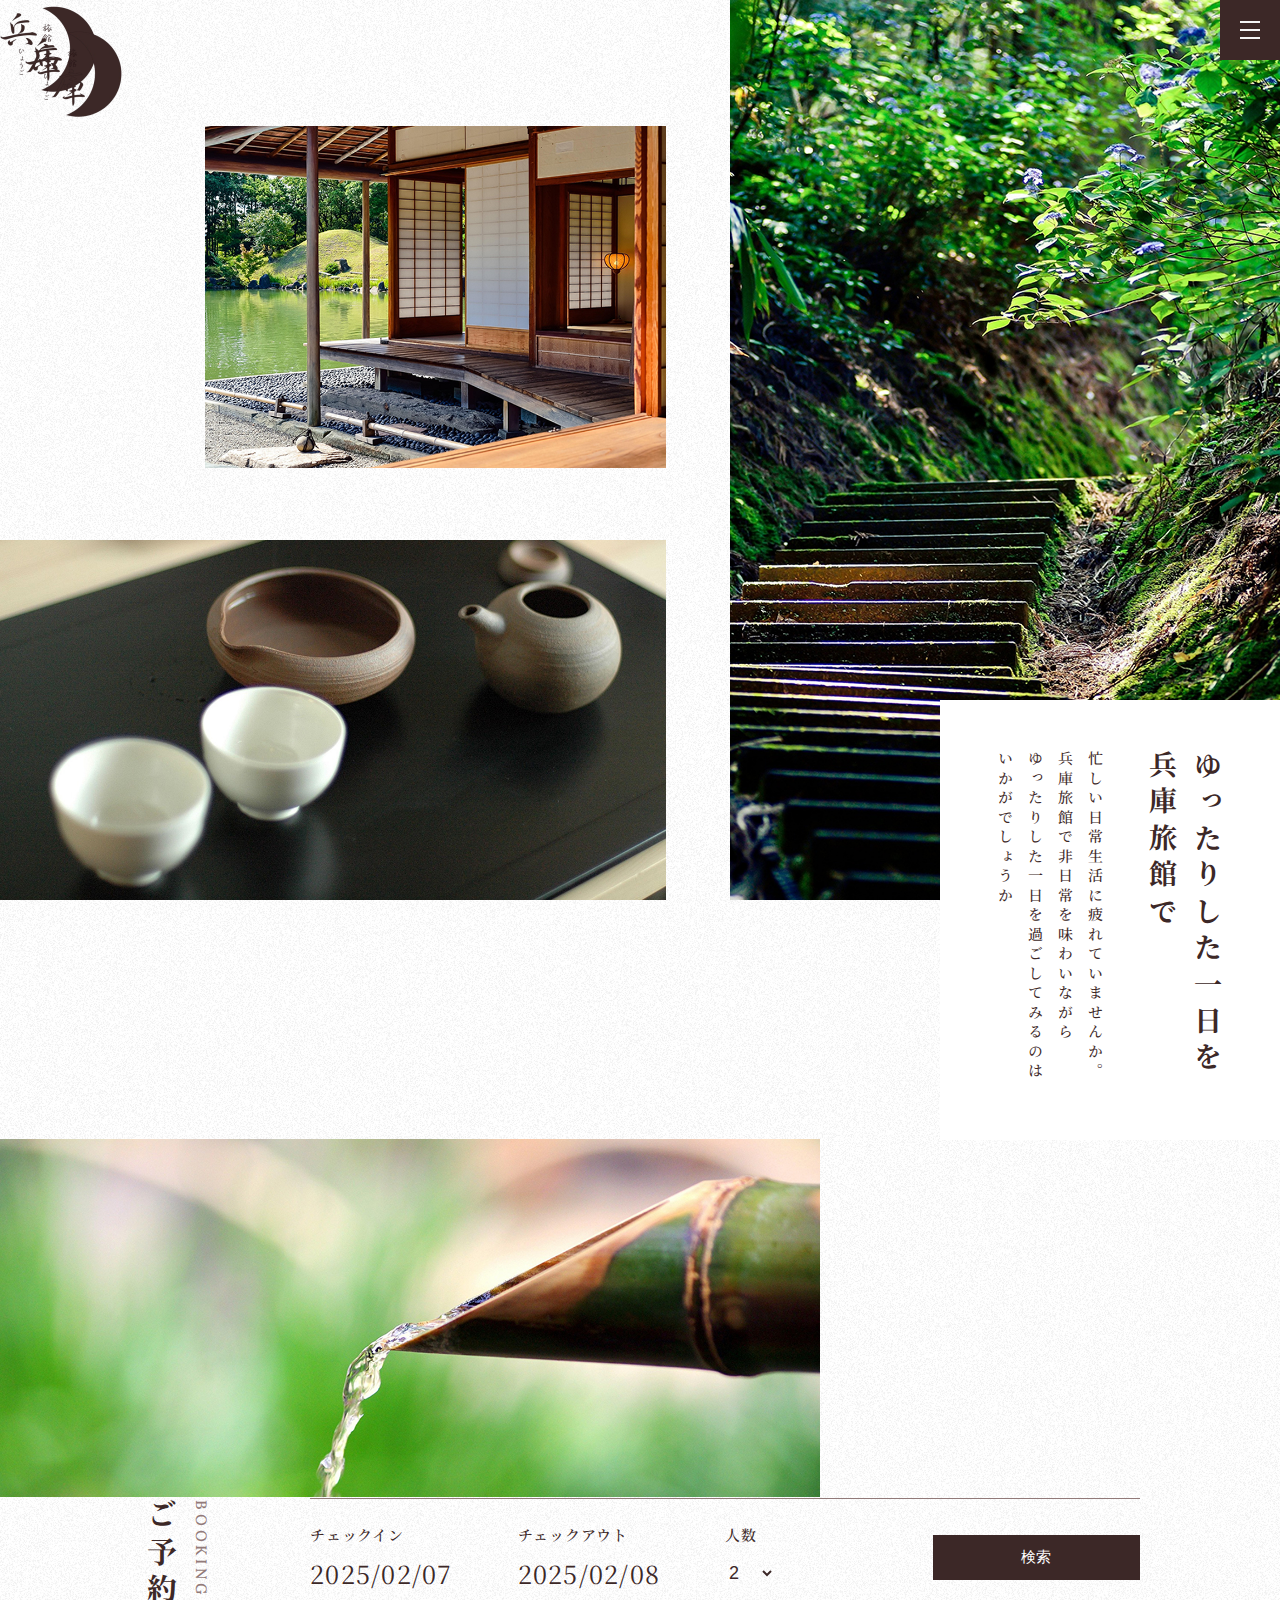
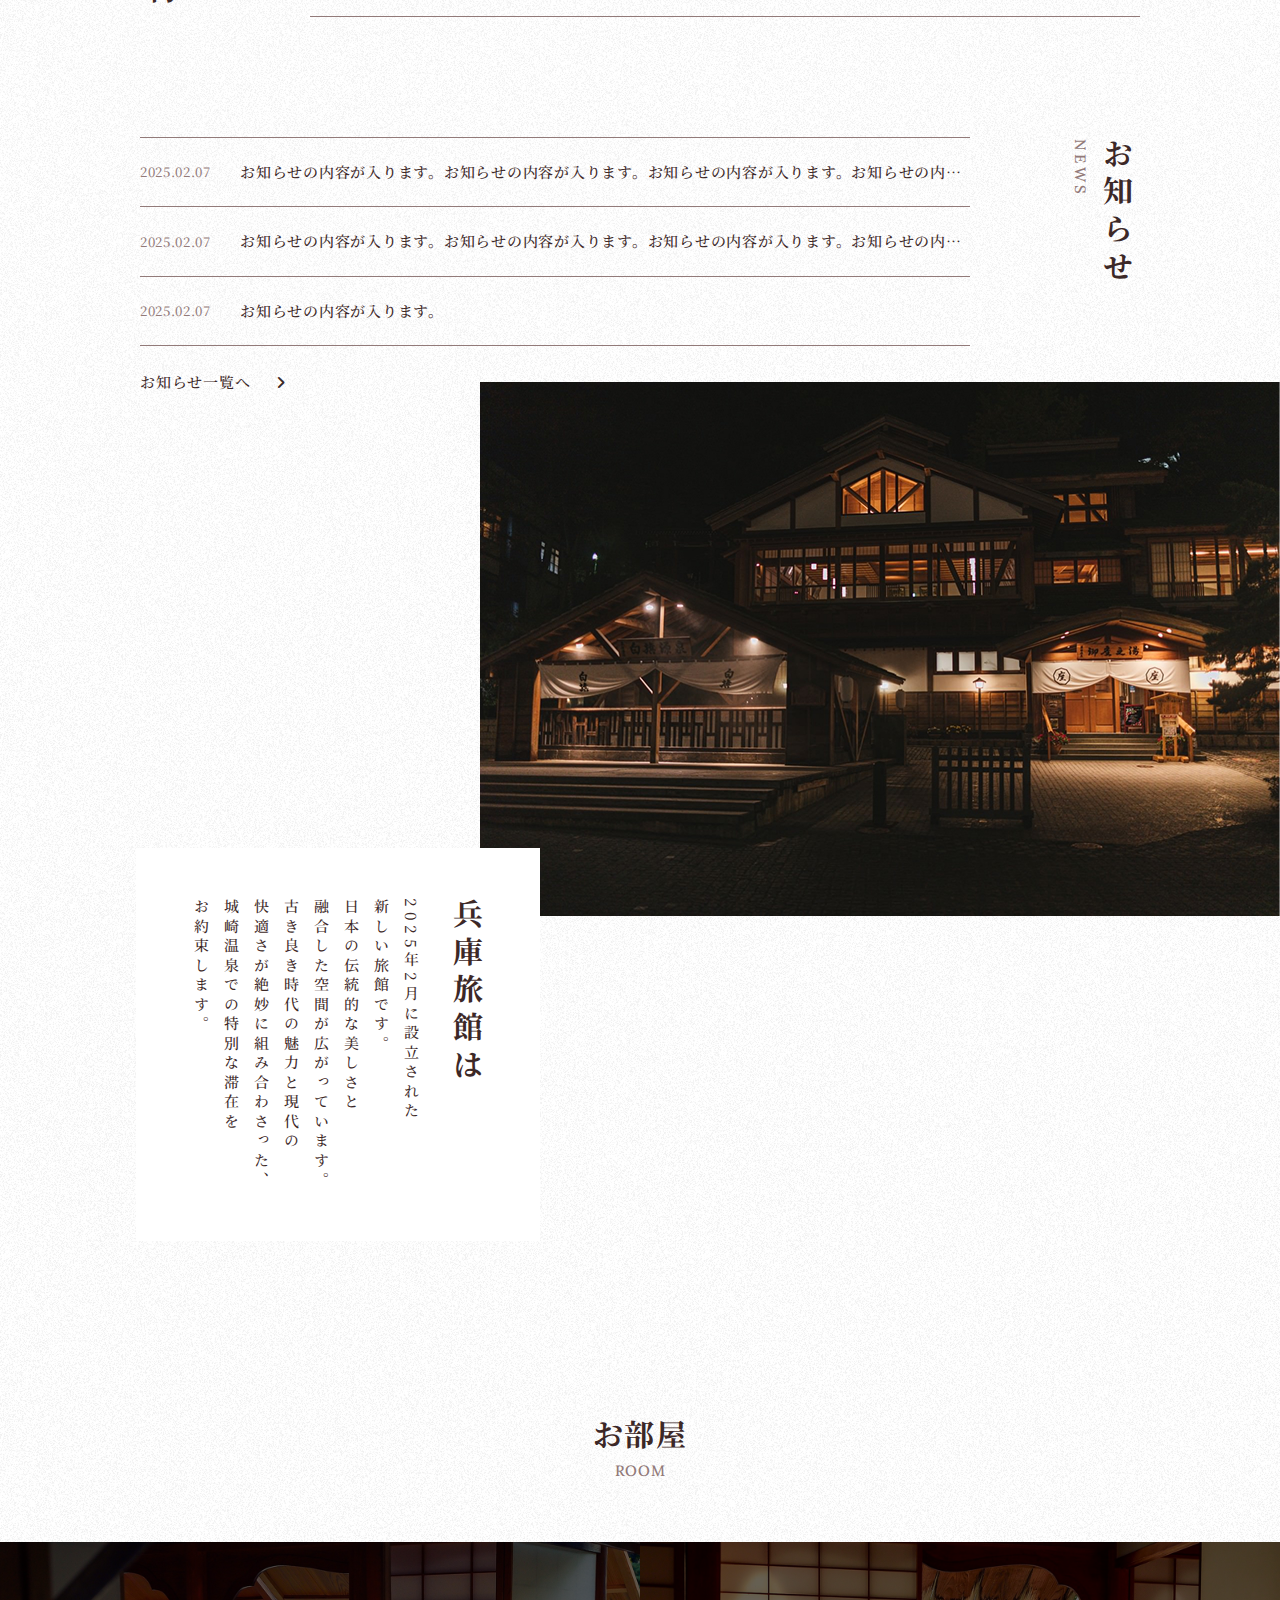
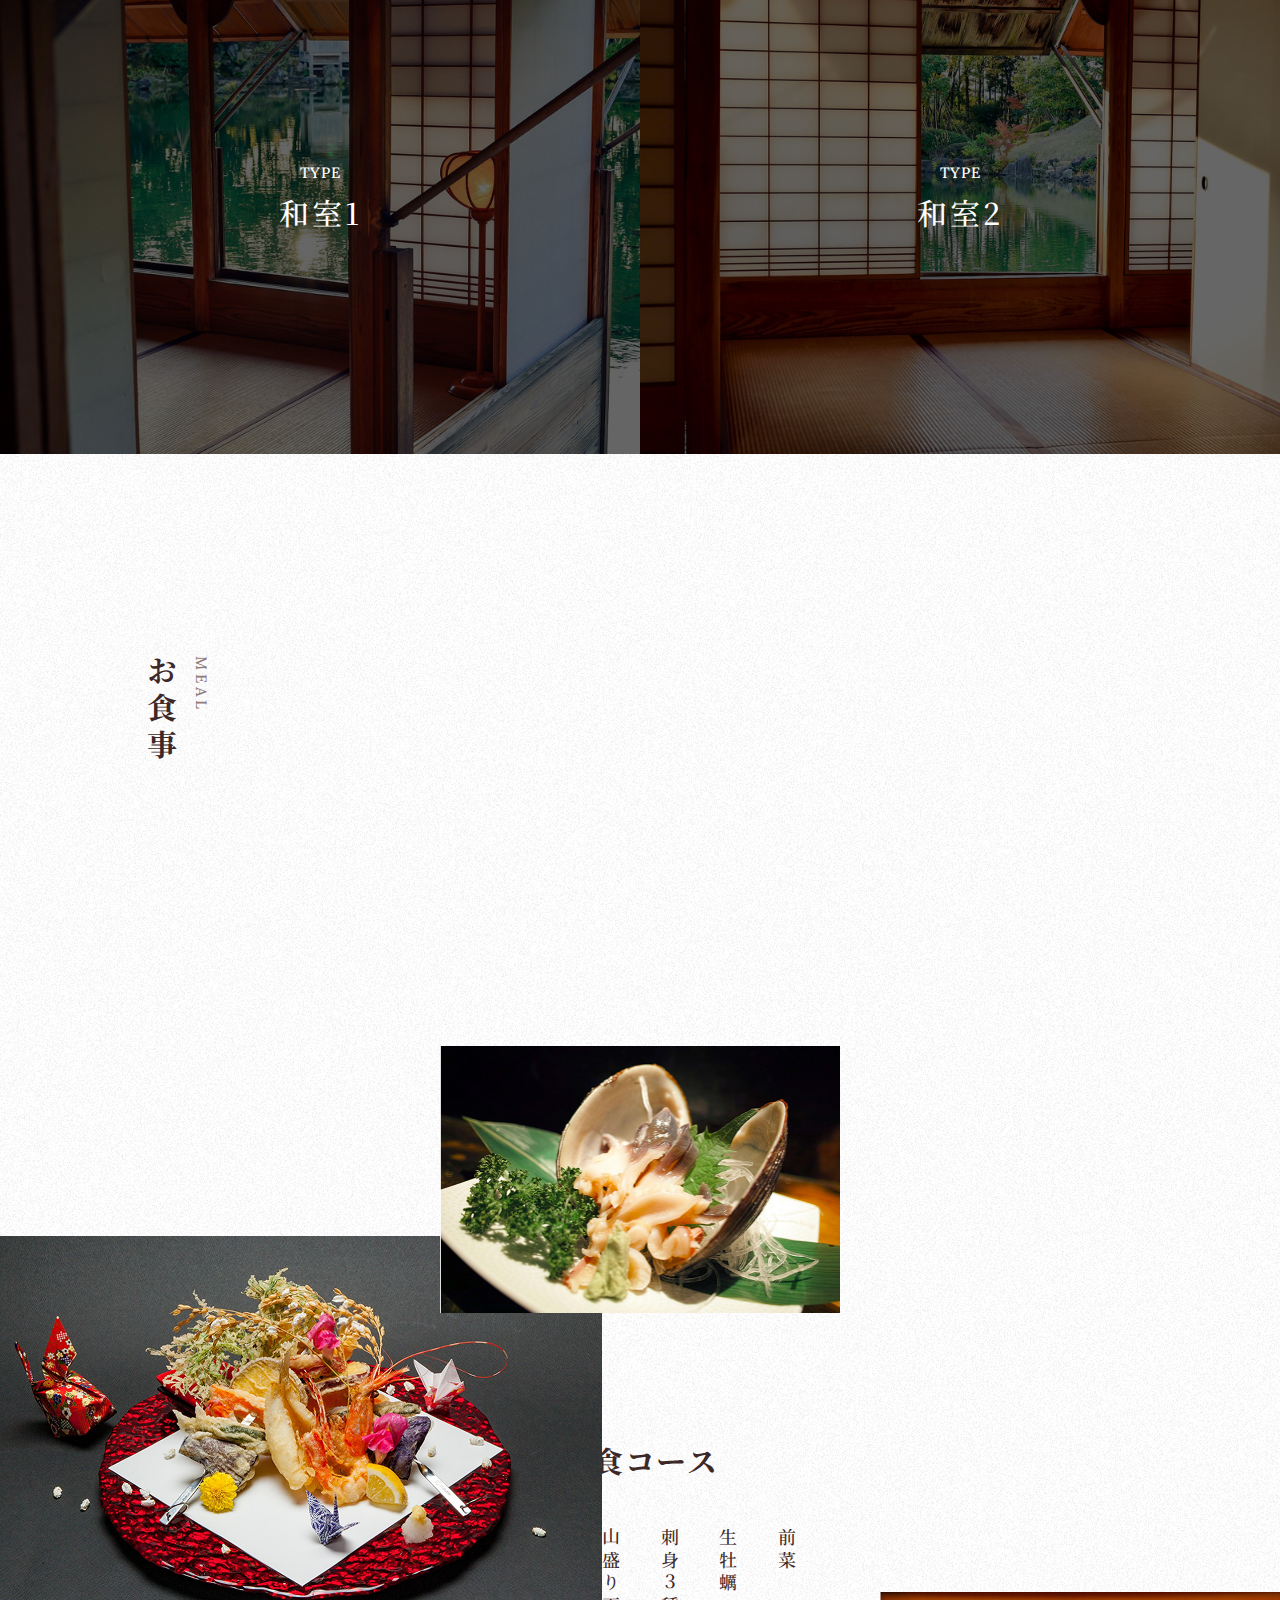
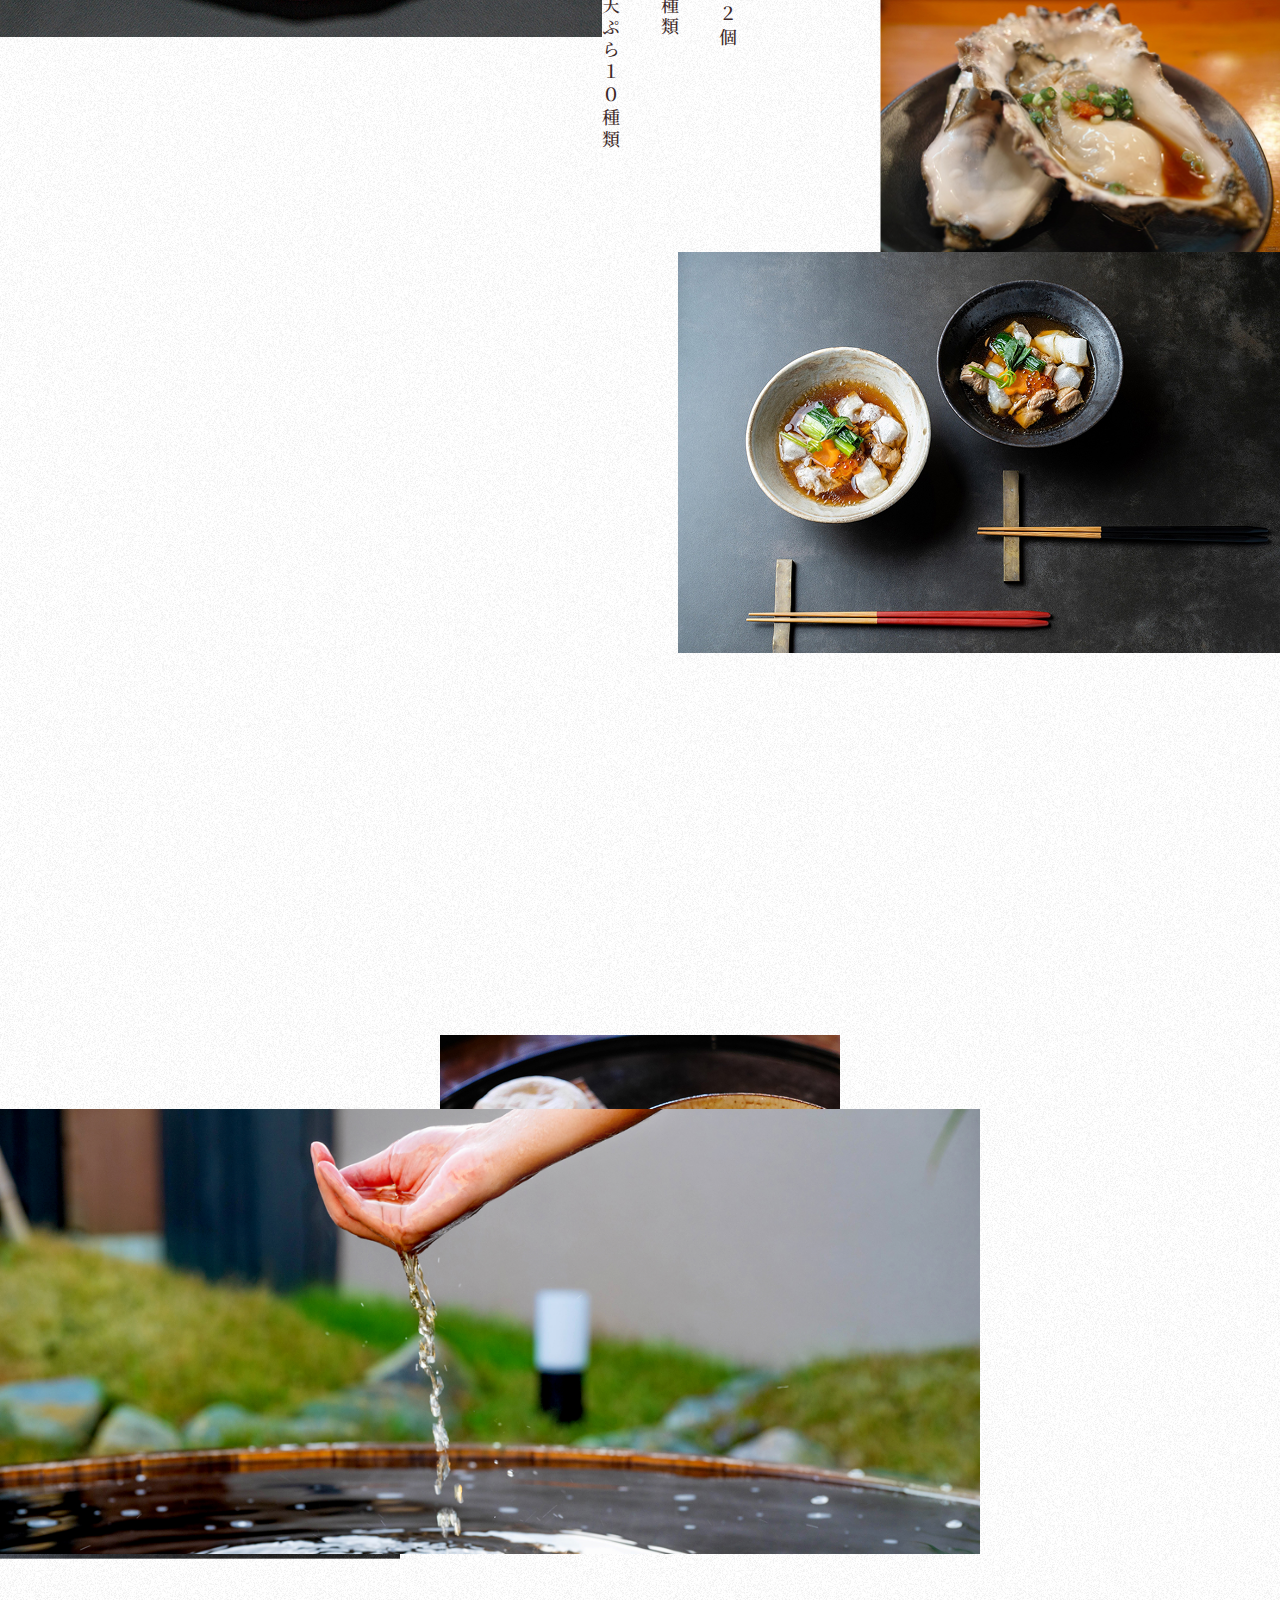
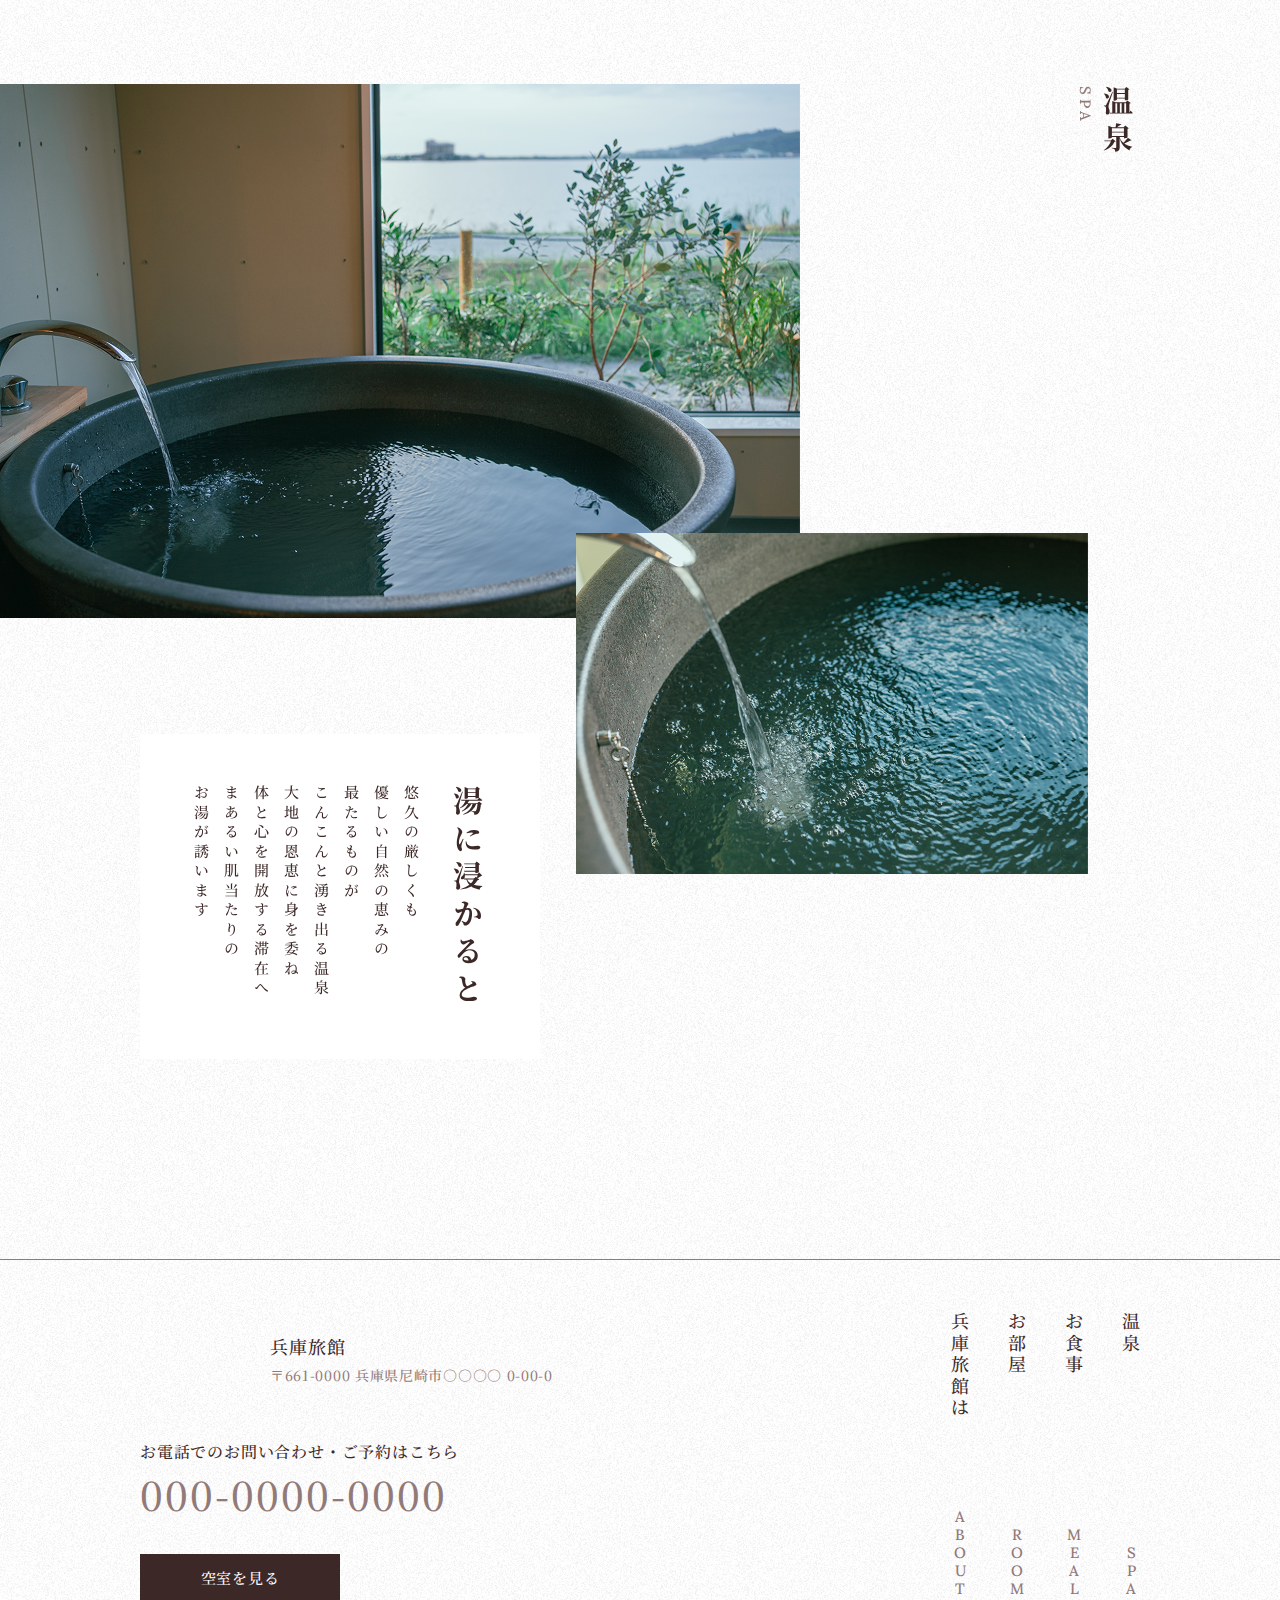
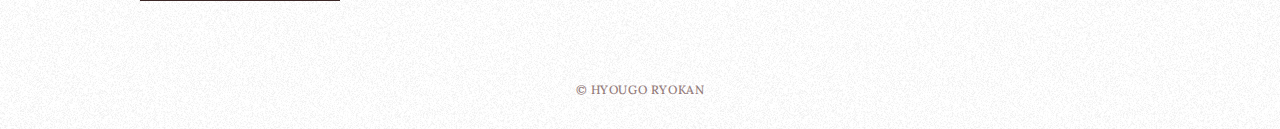
<file: index.html>
<!DOCTYPE html>
<html lang="ja">
  <head
    prefix="og: https://ogp.me/ns# fb: https://ogp.me/ns/fb# website: https://ogp.me/ns/website#"
  >
    <meta charset="UTF-8" />
    <title>兵庫旅館</title>
    <!-- XSS保護 (現代のブラウザでは自動ですが念のため) -->
    <meta http-equiv="X-UA-Compatible" content="IE=edge" />
    <meta
      name="description"
      content="兵庫旅館は個人製作で実際にはない施設です。"
    />
    <meta name="keywords" content="兵庫, ポートフォリオ" />
    <meta
      name="viewport"
      content="width=device-width, initial-scale=1.0, minimum-scale=1.0"
    />
    <meta name="format-detection" content="email=no,telephone=no,address=no" />
    <meta name="robots" content="index, follow" />
    <meta name="author" content="Choe Beomsu" />
    <meta property="og:title" content="兵庫旅館" />
    <meta property="og:type" content="website" />
    <meta
      property="og:description"
      content="兵庫旅館は個人製作で実際にはない施設です。"
    />
    <meta property="og:url" content="url" />
    <meta property="og:site_name" content="兵庫旅館" />
    <meta property="og:image" content="img/common/ogp.jpg" />
    <meta property="og:locale" content="ja_JP" />
    <meta name="twitter:card" content="summary_large_image" />
    <meta name="twitter:image" content="img/common/ogp.jpg" />

    <link rel="canonical" href="url" />

    <!-- ↓画像↓-->
    <link
      rel="icon"
      href="img/favicon/favicon16x16.png"
      sizes="16x16"
      type="image/png"
    />
    <link
      rel="icon"
      href="img/favicon/favicon32x32.png"
      sizes="32x32"
      type="image/png"
    />
    <link
      rel="icon"
      href="img/favicon/favicon48x48.png"
      sizes="48x48"
      type="image/png"
    />
    <link
      rel="icon"
      href="img/favicon/favicon62x62.png"
      sizes="62x62"
      type="image/png"
    />
    <link
      rel="icon"
      href="img/favicon/favicon96x96.png"
      sizes="96x96"
      type="image/png"
    />
    <link
      rel="icon"
      href="img/favicon/favicon144x144.png"
      sizes="144x144"
      type="image/png"
    />
    <link
      rel="icon"
      href="img/favicon/favicon150x150.png"
      sizes="150x150"
      type="image/png"
    />
    <link
      rel="icon"
      href="img/favicon/favicon180x180.png"
      sizes="180x180"
      type="image/png"
    />
    <link
      rel="icon"
      href="img/favicon/favicon256x256.png"
      sizes="256x256"
      type="image/png"
    />

    <!-- 150 * 150 -->
    <link
      rel="apple-touch-icon-precomposed"
      href="img/favicon/favicon150x150.png"
    />

    <!-- Windows用タイル設定 -->
    <!-- 144*144 -->
    <meta
      name="msapplication-TileImage"
      content="img/favicon/favicon144x144.png"
    />
    <meta name="msapplication-TileColor" content="#FFF" />
    <!-- ↑画像↑ -->

    <!-- googleFont -->
    <link rel="preconnect" href="https://fonts.googleapis.com" />
    <link rel="preconnect" href="https://fonts.gstatic.com" crossorigin />
    <link
      href="https://fonts.googleapis.com/css2?family=Lora:ital,wght@0,400..700;1,400..700&family=Noto+Serif+JP:wght@200..900&display=swap"
      rel="stylesheet"
    />
    <!-- googleFont -->

    <link rel="stylesheet" href="css/fontawesome-free/6.4.2/css/all.min.css" />
    <link rel="stylesheet" href="style.css" />

    <!-- PWA必要なときのみ -->
    <!-- <link rel="manifest" href="/manifest.json"> -->
  </head>

  <body>
    <script src="js/jquery.min.js"></script>
    <script src="js/rellax.min.js"></script>
    <script src="js/common.js"></script>
    <header>
      <div class="h-wrap">
        <h1 class="logo-box">
          <a href="index.html">
            <img src="img/common/logo.png" alt="兵庫旅館" />
          </a>
        </h1>
      </div>
    </header>
    <div class="slide-menu-btn">
      <div class="bdr-box">
        <span></span>
        <span></span>
        <span></span>
      </div>
    </div>
    <div class="slide-menu">
      <nav class="nav-list">
        <ul>
          <li>
            <a href="index.html">トップに戻る</a>
            <p class="jp-ttl">トップページへ</p>
            <p class="en-ttl">TOP</p>
          </li>
          <li>
            <a href="index.html#link01">ご予約</a>
            <p class="jp-ttl">ご予約</p>
            <p class="en-ttl">BOOKING</p>
          </li>
          <li>
            <a href="index.html#link02">兵庫旅館は</a>
            <p class="jp-ttl">兵庫旅館は</p>
            <p class="en-ttl">ABOUT</p>
          </li>
          <li>
            <a href="index.html#link03">お部屋</a>
            <p class="jp-ttl">お部屋</p>
            <p class="en-ttl">ROOM</p>
          </li>
          <li>
            <a href="index.html#link04">お食事</a>
            <p class="jp-ttl">お食事</p>
            <p class="en-ttl">MEAL</p>
          </li>
          <li>
            <a href="index.html#link05">温泉</a>
            <p class="jp-ttl">温泉</p>
            <p class="en-ttl">SPA</p>
          </li>
        </ul>
      </nav>
    </div>
    <div class="slide-bg-box"><!--  --></div>
    <div class="key-visual -top">
      <div class="key-img">
        <div class="img-box -first">
          <img src="img/page/index/key01.jpg" alt="施設の写真1" />
        </div>
        <div class="img-box -next">
          <img src="img/page/index/key02.jpg" alt="施設の写真2" />
        </div>
        <div class="img-box -third">
          <img src="img/page/index/key03.jpg" alt="施設の写真3" />
        </div>
      </div>
      <div class="key-txt">
        <h2>
          ゆったりした一日を
          <br />
          兵庫旅館で
        </h2>
        <p class="sub-txt">
          忙しい日常生活に疲れていませんか。
          <br />
          兵庫旅館で非日常を味わいながら<br
            class="pc"
          />ゆったりした一日を過ごしてみるのは<br class="pc" />いかがでしょうか
        </p>
      </div>
    </div>
    <main>
      <div class="top-index-content">
        <div class="first-img">
          <div class="img-box">
            <img
              src="img/page/index/img01.jpg"
              class="js-rellax"
              data-rellax-speed="2"
              data-rellax-percentage="0.5"
              alt=""
            />
          </div>
        </div>
      </div>
      <div class="container">
        <section id="link01" class="sec-box">
          <div class="ttl-box">
            <h3 class="top">ご予約</h3>
            <p class="en-main-ttl -vertical">BOOKING</p>
          </div>
          <div class="content-box">
            <form class="search-box" action="#" method="get">
              <div class="item-box">
                <label for="checkin">チェックイン</label>
                <input
                  type="text"
                  name="checkin"
                  id="checkin"
                  value="2025/02/07"
                />
              </div>
              <div class="item-box">
                <label for="checkout">チェックアウト</label>
                <input
                  type="text"
                  name="checkout"
                  id="checkout"
                  value="2025/02/08"
                />
              </div>
              <div class="item-box">
                <label for="peopleNum">人数</label>
                <select name="peopleNum" id="peopleNum">
                  <option value="1">1</option>
                  <option value="2" selected>2</option>
                  <option value="3">3</option>
                  <option value="4">4</option>
                  <option value="5">5</option>
                  <option value="6">6</option>
                </select>
              </div>
              <div class="item-box">
                <button class="button01" type="submit">検索</button>
              </div>
            </form>
          </div>
        </section>
        <section class="sec-box -change">
          <div class="ttl-box">
            <h3 class="top">お知らせ</h3>
            <p class="en-main-ttl -vertical">NEWS</p>
          </div>
          <div class="content-box">
            <ul class="news-list mb20">
              <li>
                <time datetime="2025-02-07">2025.02.07</time>
                <a href="news_detail.html"
                  >お知らせの内容が入ります。お知らせの内容が入ります。お知らせの内容が入ります。お知らせの内容が入ります。</a
                >
              </li>
              <li>
                <time datetime="2025-02-07">2025.02.07</time>
                <a href="news_detail.html"
                  >お知らせの内容が入ります。お知らせの内容が入ります。お知らせの内容が入ります。お知らせの内容が入ります。</a
                >
              </li>
              <li>
                <time datetime="2025-02-07">2025.02.07</time>
                <a href="news_detail.html">お知らせの内容が入ります。</a>
              </li>
            </ul>
            <div class="right-text-tb">
              <a href="news_index.html" class="button02">お知らせ一覧へ</a>
            </div>
          </div>
        </section>
      </div>
      <section id="link02" class="sec-box">
        <div class="top-about">
          <div class="l-box">
            <div class="txt-box">
              <h3 class="top mb20-tb">兵庫旅館は</h3>
              <p class="txt">
                2025年2月に設立された
                <br class="pc" />
                新しい旅館です。
                <br />
                日本の伝統的な美しさと
                <br class="pc" />
                融合した空間が広がっています。
                <br />
                古き良き時代の魅力と現代の
                <br class="pc" />
                快適さが絶妙に組み合わさった、
                <br class="pc" />
                城崎温泉での特別な滞在を
                <br class="pc" />
                お約束します。
              </p>
            </div>
          </div>
          <div class="r-box">
            <div class="img-box">
              <img
                src="img/page/index/img02.jpg"
                class="js-rellax"
                data-rellax-speed="-1"
                data-rellax-percentage="0.5"
                alt="兵庫旅館は"
              />
            </div>
          </div>
        </div>
      </section>
      <section id="link03" class="top-room">
        <h3 class="mb5">お部屋</h3>
        <p class="en-main-ttl mb60">ROOM</p>
        <div class="room-content">
          <div class="item hover-all">
            <a href="room_detail01.html#link01"></a>
            <div class="img-box">
              <img src="img/page/index/img03.jpg" alt="和室1" />
            </div>
            <div class="txt-box">
              <p class="en-ttl">TYPE</p>
              <p class="ttl">和室1</p>
            </div>
          </div>
          <div class="item hover-all">
            <a href="room_detail01.html#link02"></a>
            <div class="img-box">
              <img src="img/page/index/img04.jpg" alt="和室2" />
            </div>
            <div class="txt-box">
              <p class="en-ttl">TYPE</p>
              <p class="ttl">和室2</p>
            </div>
          </div>
        </div>
      </section>
      <div class="container">
        <section id="link04" class="sec-box top-meal">
          <div class="ttl-box">
            <h3 class="top">お食事</h3>
            <p class="en-main-ttl -vertical">MEAL</p>
          </div>
        </section>
      </div>
      <div class="meal-content">
        <div class="top-img-box">
          <div class="img-box">
            <img
              src="img/page/index/img05.jpg"
              class="js-rellax"
              data-rellax-speed="1"
              data-rellax-percentage="0.5"
              alt="山盛り天ぷら１０種類"
            />
          </div>
          <div class="img-box">
            <img
              src="img/page/index/img06.jpg"
              class="js-rellax"
              data-rellax-speed="1"
              data-rellax-percentage="0.5"
              alt="刺身３種類"
            />
          </div>
          <div class="img-box">
            <img
              src="img/page/index/img07.jpg"
              class="js-rellax"
              data-rellax-speed="2"
              data-rellax-percentage="0.5"
              alt="生牡蠣 2個"
            />
          </div>
        </div>
        <div class="txt-box">
          <h3 class="mb45">和食コース</h3>
          <ul class="course-list">
            <li>デザート</li>
            <li>フグ鍋</li>
            <li>山盛り天ぷら１０種類</li>
            <li>刺身３種類</li>
            <li>生牡蠣 ２個</li>
            <li>前菜</li>
          </ul>
        </div>
        <div class="bt-img-box">
          <div class="img-box">
            <img
              src="img/page/index/img08.jpg"
              class="js-rellax"
              data-rellax-speed="0"
              data-rellax-percentage="0.5"
              alt="フグ鍋"
            />
          </div>
          <div class="img-box">
            <img
              src="img/page/index/img09.jpg"
              class="js-rellax"
              data-rellax-speed="1"
              data-rellax-percentage="0.5"
              alt="デザート"
            />
          </div>
          <div class="img-box">
            <img
              src="img/page/index/img10.jpg"
              class="js-rellax"
              data-rellax-speed="2"
              data-rellax-percentage="0.5"
              alt="前菜"
            />
          </div>
        </div>
      </div>
      <section id="link05" class="top-spa">
        <div class="first-img">
          <img src="img/page/index/img11.jpg" alt="温泉" />
        </div>
        <div class="container">
          <div class="txt-box">
            <h3 class="top">温泉</h3>
            <p class="en-main-ttl -vertical">SPA</p>
          </div>
        </div>
        <div class="spa-img-box">
          <div class="img-box">
            <img src="img/page/index/img12.jpg" alt="温泉" />
          </div>
          <div class="img-box">
            <img src="img/page/index/img13.jpg" alt="温泉" />
          </div>
        </div>
        <div class="container">
          <div class="txt-box -sub">
            <h3 class="top mb30-tb">湯に浸かると</h3>
            <p class="txt">
              悠久の厳しくも<br class="pc" />優しい自然の恵みの<br
                class="pc"
              />最たるものが<br class="pc" />こんこんと湧き出る温泉<br
                class="pc"
              />大地の恩恵に身を委ね<br class="pc" />体と心を開放する滞在へ<br
                class="pc"
              />まあるい肌当たりの<br class="pc" />お湯が誘います
            </p>
          </div>
        </div>
      </section>
    </main>
    <footer>
      <div class="container">
        <div class="f-wrap">
          <div class="l-box">
            <div class="logo-box">
              <h1>
                <a href="index.html" class="fade">
                  <img src="img/common/logo.png" alt="兵庫旅館" />
                </a>
              </h1>
              <div class="txt-box">
                <p class="page-name">兵庫旅館</p>
                <p class="address-txt">
                  〒661-0000 <br class="tb" />兵庫県尼崎市○○○○ 0-00-0
                </p>
              </div>
            </div>
            <div class="tel-box">
              <p class="tel-ttl">お電話でのお問い合わせ・ご予約はこちら</p>
              <p class="tel">
                <a href="tel:00000000000" target="_blank">000-0000-0000</a>
              </p>
            </div>
            <div class="center-text-tb">
              <a href="#" class="button01" style="width: 200px">空室を見る</a>
            </div>
          </div>
          <div class="r-box">
            <nav>
              <ul class="nav-list">
                <li class="hover-all">
                  <a href="index.html#link02">兵庫旅館は</a>
                  <p class="jp-ttl">兵庫旅館は</p>
                  <p class="en-ttl">ABOUT</p>
                </li>
                <li class="hover-all">
                  <a href="index.html#link03">お部屋</a>
                  <p class="jp-ttl">お部屋</p>
                  <p class="en-ttl">ROOM</p>
                </li>
                <li class="hover-all">
                  <a href="index.html#link04">お食事</a>
                  <p class="jp-ttl">お食事</p>
                  <p class="en-ttl">MEAL</p>
                </li>
                <li class="hover-all">
                  <a href="index.html#link05">温泉</a>
                  <p class="jp-ttl">温泉</p>
                  <p class="en-ttl">SPA</p>
                </li>
              </ul>
            </nav>
          </div>
        </div>
        <p class="copy">©︎ HYOUGO RYOKAN</p>
      </div>
    </footer>
    <script>
      var rellax = new Rellax(".js-rellax");
      window.onload = function () {
        $(".key-visual.-top").addClass("-animation");
      };
    </script>
  </body>
</html>
</file>
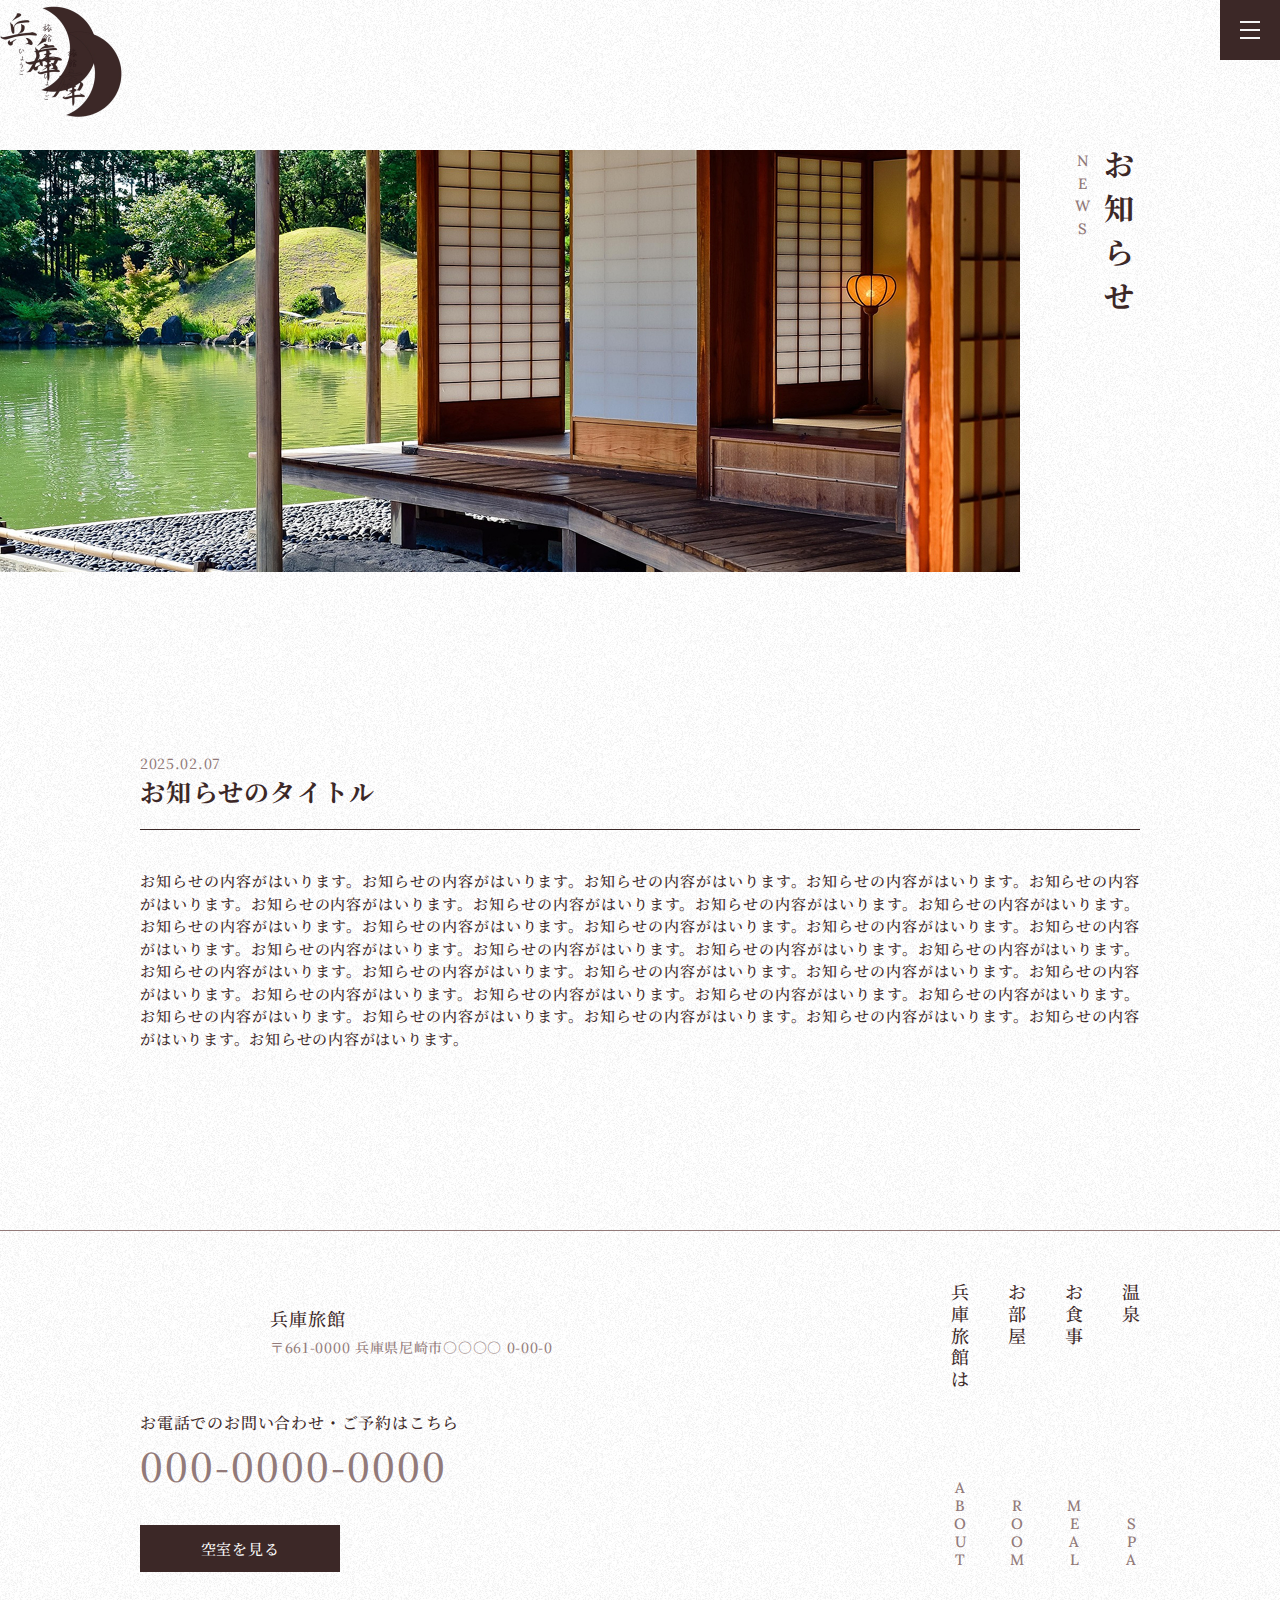
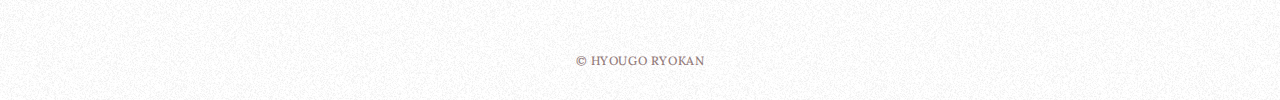
<file: news_detail.html>
<!DOCTYPE html>
<html lang="ja">
  <head
    prefix="og: https://ogp.me/ns# fb: https://ogp.me/ns/fb# website: https://ogp.me/ns/website#"
  >
    <meta charset="UTF-8" />
    <title>お知らせ詳細</title>
    <!-- XSS保護 (現代のブラウザでは自動ですが念のため) -->
    <meta http-equiv="X-UA-Compatible" content="IE=edge" />
    <meta
      name="description"
      content="兵庫旅館は個人製作で実際にはない施設です。"
    />
    <meta name="keywords" content="兵庫, ポートフォリオ" />
    <meta
      name="viewport"
      content="width=device-width, initial-scale=1.0, minimum-scale=1.0"
    />
    <meta name="format-detection" content="email=no,telephone=no,address=no" />
    <meta name="robots" content="index, follow" />
    <meta name="author" content="Choe Beomsu" />
    <meta property="og:title" content="お知らせ詳細" />
    <meta property="og:type" content="website" />
    <meta
      property="og:description"
      content="兵庫旅館は個人製作で実際にはない施設です。"
    />
    <meta property="og:url" content="url" />
    <meta property="og:site_name" content="お知らせ詳細" />
    <meta property="og:image" content="img/common/ogp.jpg" />
    <meta property="og:locale" content="ja_JP" />
    <meta name="twitter:card" content="summary_large_image" />
    <meta name="twitter:image" content="img/common/ogp.jpg" />

    <link rel="canonical" href="url" />

    <!-- ↓画像↓-->
    <link
      rel="icon"
      href="img/favicon/favicon16x16.png"
      sizes="16x16"
      type="image/png"
    />
    <link
      rel="icon"
      href="img/favicon/favicon32x32.png"
      sizes="32x32"
      type="image/png"
    />
    <link
      rel="icon"
      href="img/favicon/favicon48x48.png"
      sizes="48x48"
      type="image/png"
    />
    <link
      rel="icon"
      href="img/favicon/favicon62x62.png"
      sizes="62x62"
      type="image/png"
    />
    <link
      rel="icon"
      href="img/favicon/favicon96x96.png"
      sizes="96x96"
      type="image/png"
    />
    <link
      rel="icon"
      href="img/favicon/favicon144x144.png"
      sizes="144x144"
      type="image/png"
    />
    <link
      rel="icon"
      href="img/favicon/favicon150x150.png"
      sizes="150x150"
      type="image/png"
    />
    <link
      rel="icon"
      href="img/favicon/favicon180x180.png"
      sizes="180x180"
      type="image/png"
    />
    <link
      rel="icon"
      href="img/favicon/favicon256x256.png"
      sizes="256x256"
      type="image/png"
    />

    <!-- 150 * 150 -->
    <link
      rel="apple-touch-icon-precomposed"
      href="img/favicon/favicon150x150.png"
    />

    <!-- Windows用タイル設定 -->
    <!-- 144*144 -->
    <meta
      name="msapplication-TileImage"
      content="img/favicon/favicon144x144.png"
    />
    <meta name="msapplication-TileColor" content="#FFF" />
    <!-- ↑画像↑ -->

    <!-- googleFont -->
    <link rel="preconnect" href="https://fonts.googleapis.com" />
    <link rel="preconnect" href="https://fonts.gstatic.com" crossorigin />
    <link
      href="https://fonts.googleapis.com/css2?family=Lora:ital,wght@0,400..700;1,400..700&family=Noto+Serif+JP:wght@200..900&display=swap"
      rel="stylesheet"
    />
    <!-- googleFont -->

    <link rel="stylesheet" href="css/fontawesome-free/6.4.2/css/all.min.css" />
    <link rel="stylesheet" href="style.css" />

    <!-- PWA必要なときのみ -->
    <!-- <link rel="manifest" href="/manifest.json"> -->
  </head>

  <body>
    <script src="js/jquery.min.js"></script>
    <script src="js/common.js"></script>
    <header>
      <div class="h-wrap">
        <h1 class="logo-box">
          <a href="index.html">
            <img src="img/common/logo.png" alt="兵庫旅館" />
          </a>
        </h1>
      </div>
    </header>
    <div class="slide-menu-btn">
      <div class="bdr-box">
        <span></span>
        <span></span>
        <span></span>
      </div>
    </div>
    <div class="slide-menu">
      <nav class="nav-list">
        <ul>
          <li>
            <a href="index.html">トップに戻る</a>
            <p class="jp-ttl">トップページへ</p>
            <p class="en-ttl">TOP</p>
          </li>
          <li>
            <a href="index.html#link01">ご予約</a>
            <p class="jp-ttl">ご予約</p>
            <p class="en-ttl">BOOKING</p>
          </li>
          <li>
            <a href="index.html#link02">兵庫旅館は</a>
            <p class="jp-ttl">兵庫旅館は</p>
            <p class="en-ttl">ABOUT</p>
          </li>
          <li>
            <a href="index.html#link03">お部屋</a>
            <p class="jp-ttl">お部屋</p>
            <p class="en-ttl">ROOM</p>
          </li>
          <li>
            <a href="index.html#link04">お食事</a>
            <p class="jp-ttl">お食事</p>
            <p class="en-ttl">MEAL</p>
          </li>
          <li>
            <a href="index.html#link05">温泉</a>
            <p class="jp-ttl">温泉</p>
            <p class="en-ttl">SPA</p>
          </li>
        </ul>
      </nav>
    </div>
    <div class="slide-bg-box"><!--  --></div>
    <div class="key-visual">
      <div class="key-img">
        <img src="img/page/news/key.jpg" alt="お知らせ" />
      </div>
      <div class="key-txt">
        <p class="key-en">NEWS</p>
        <h2>お知らせ</h2>
      </div>
    </div>
    <main class="sub">
      <div class="container -w800">
        <time class="time-txt" datetime="2025-02-07">2025.02.07</time>
        <h4>お知らせのタイトル</h4>
        <div>
          <p>
            お知らせの内容がはいります。お知らせの内容がはいります。お知らせの内容がはいります。お知らせの内容がはいります。お知らせの内容がはいります。お知らせの内容がはいります。お知らせの内容がはいります。お知らせの内容がはいります。お知らせの内容がはいります。お知らせの内容がはいります。お知らせの内容がはいります。お知らせの内容がはいります。お知らせの内容がはいります。お知らせの内容がはいります。お知らせの内容がはいります。お知らせの内容がはいります。お知らせの内容がはいります。お知らせの内容がはいります。お知らせの内容がはいります。お知らせの内容がはいります。お知らせの内容がはいります。お知らせの内容がはいります。お知らせの内容がはいります。お知らせの内容がはいります。お知らせの内容がはいります。お知らせの内容がはいります。お知らせの内容がはいります。お知らせの内容がはいります。お知らせの内容がはいります。お知らせの内容がはいります。お知らせの内容がはいります。お知らせの内容がはいります。お知らせの内容がはいります。
          </p>
        </div>
      </div>
    </main>
    <footer>
      <div class="container">
        <div class="f-wrap">
          <div class="l-box">
            <div class="logo-box">
              <h1>
                <a href="index.html" class="fade">
                  <img src="img/common/logo.png" alt="兵庫旅館" />
                </a>
              </h1>
              <div class="txt-box">
                <p class="page-name">兵庫旅館</p>
                <p class="address-txt">
                  〒661-0000 <br class="tb" />兵庫県尼崎市○○○○ 0-00-0
                </p>
              </div>
            </div>
            <div class="tel-box">
              <p class="tel-ttl">お電話でのお問い合わせ・ご予約はこちら</p>
              <p class="tel">
                <a href="tel:00000000000" target="_blank">000-0000-0000</a>
              </p>
            </div>
            <div class="center-text-tb">
              <a href="#" class="button01" style="width: 200px">空室を見る</a>
            </div>
          </div>
          <div class="r-box">
            <nav>
              <ul class="nav-list">
                <li class="hover-all">
                  <a href="index.html#link02">兵庫旅館は</a>
                  <p class="jp-ttl">兵庫旅館は</p>
                  <p class="en-ttl">ABOUT</p>
                </li>
                <li class="hover-all">
                  <a href="index.html#link03">お部屋</a>
                  <p class="jp-ttl">お部屋</p>
                  <p class="en-ttl">ROOM</p>
                </li>
                <li class="hover-all">
                  <a href="index.html#link04">お食事</a>
                  <p class="jp-ttl">お食事</p>
                  <p class="en-ttl">MEAL</p>
                </li>
                <li class="hover-all">
                  <a href="index.html#link05">温泉</a>
                  <p class="jp-ttl">温泉</p>
                  <p class="en-ttl">SPA</p>
                </li>
              </ul>
            </nav>
          </div>
        </div>
        <p class="copy">©︎ HYOUGO RYOKAN</p>
      </div>
    </footer>
  </body>
</html>
</file>
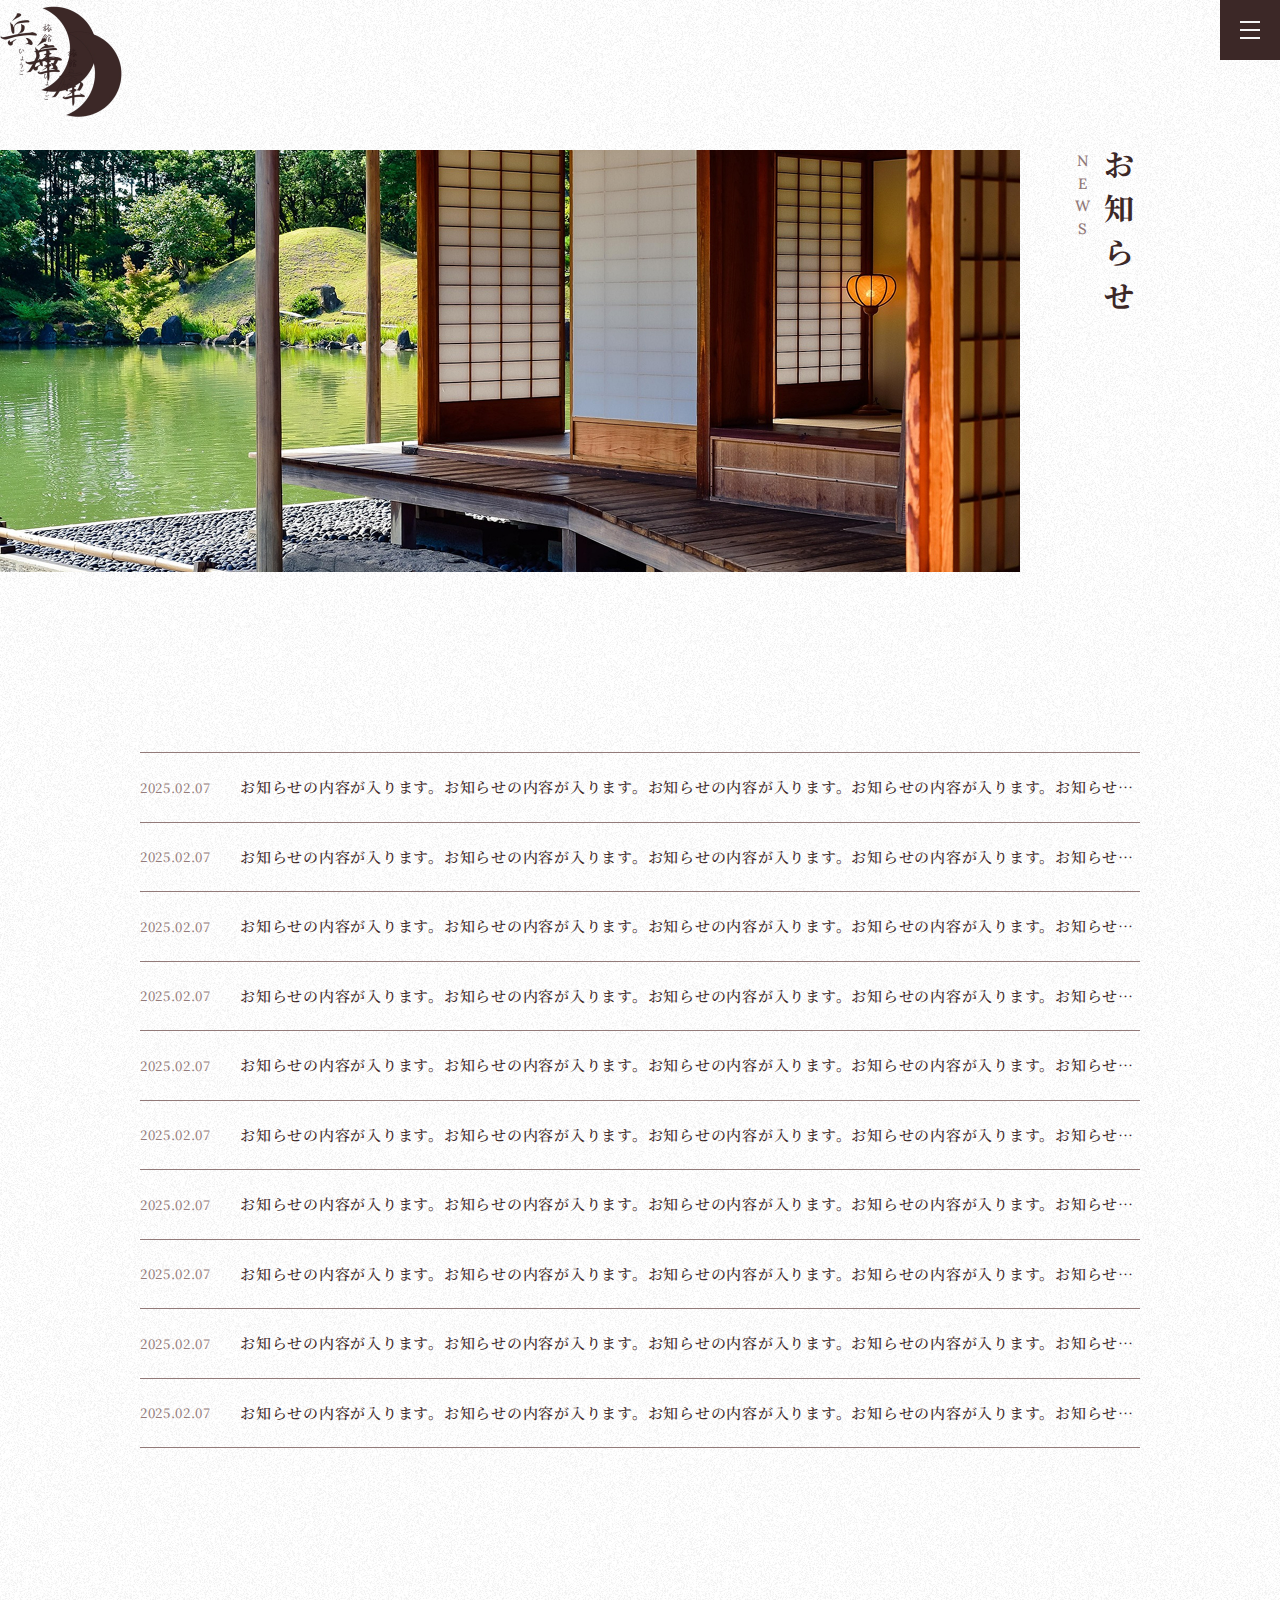
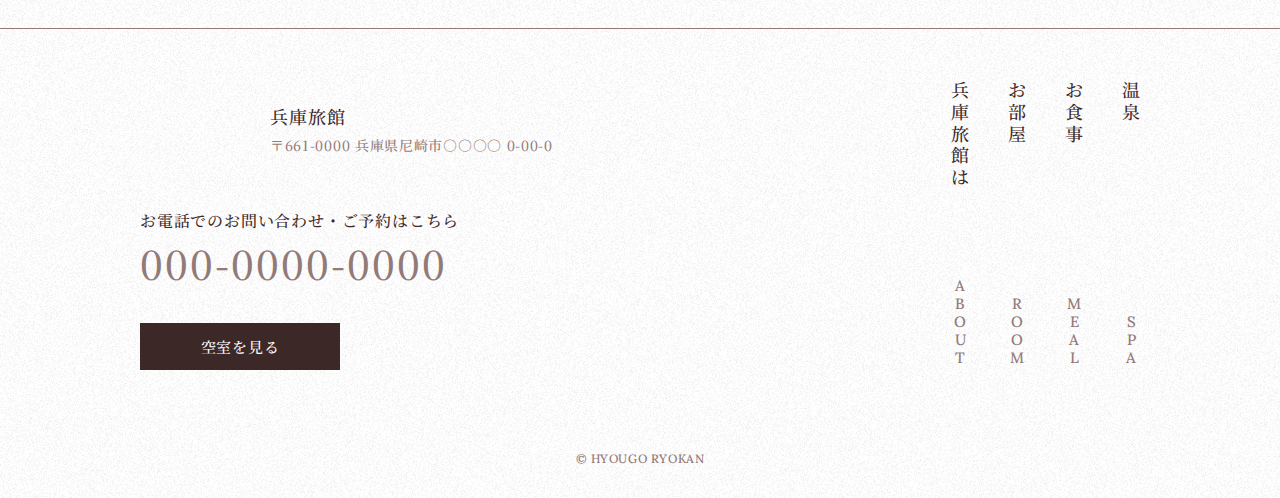
<file: news_index.html>
<!DOCTYPE html>
<html lang="ja">
  <head
    prefix="og: https://ogp.me/ns# fb: https://ogp.me/ns/fb# website: https://ogp.me/ns/website#"
  >
    <meta charset="UTF-8" />
    <title>お知らせ一覧</title>
    <!-- XSS保護 (現代のブラウザでは自動ですが念のため) -->
    <meta http-equiv="X-UA-Compatible" content="IE=edge" />
    <meta
      name="description"
      content="兵庫旅館は個人製作で実際にはない施設です。"
    />
    <meta name="keywords" content="兵庫, ポートフォリオ" />
    <meta
      name="viewport"
      content="width=device-width, initial-scale=1.0, minimum-scale=1.0"
    />
    <meta name="format-detection" content="email=no,telephone=no,address=no" />
    <meta name="robots" content="index, follow" />
    <meta name="author" content="Choe Beomsu" />
    <meta property="og:title" content="お知らせ一覧" />
    <meta property="og:type" content="website" />
    <meta
      property="og:description"
      content="兵庫旅館は個人製作で実際にはない施設です。"
    />
    <meta property="og:url" content="url" />
    <meta property="og:site_name" content="お知らせ一覧" />
    <meta property="og:image" content="img/common/ogp.jpg" />
    <meta property="og:locale" content="ja_JP" />
    <meta name="twitter:card" content="summary_large_image" />
    <meta name="twitter:image" content="img/common/ogp.jpg" />

    <link rel="canonical" href="url" />

    <!-- ↓画像↓-->
    <link
      rel="icon"
      href="img/favicon/favicon16x16.png"
      sizes="16x16"
      type="image/png"
    />
    <link
      rel="icon"
      href="img/favicon/favicon32x32.png"
      sizes="32x32"
      type="image/png"
    />
    <link
      rel="icon"
      href="img/favicon/favicon48x48.png"
      sizes="48x48"
      type="image/png"
    />
    <link
      rel="icon"
      href="img/favicon/favicon62x62.png"
      sizes="62x62"
      type="image/png"
    />
    <link
      rel="icon"
      href="img/favicon/favicon96x96.png"
      sizes="96x96"
      type="image/png"
    />
    <link
      rel="icon"
      href="img/favicon/favicon144x144.png"
      sizes="144x144"
      type="image/png"
    />
    <link
      rel="icon"
      href="img/favicon/favicon150x150.png"
      sizes="150x150"
      type="image/png"
    />
    <link
      rel="icon"
      href="img/favicon/favicon180x180.png"
      sizes="180x180"
      type="image/png"
    />
    <link
      rel="icon"
      href="img/favicon/favicon256x256.png"
      sizes="256x256"
      type="image/png"
    />

    <!-- 150 * 150 -->
    <link
      rel="apple-touch-icon-precomposed"
      href="img/favicon/favicon150x150.png"
    />

    <!-- Windows用タイル設定 -->
    <!-- 144*144 -->
    <meta
      name="msapplication-TileImage"
      content="img/favicon/favicon144x144.png"
    />
    <meta name="msapplication-TileColor" content="#FFF" />
    <!-- ↑画像↑ -->

    <!-- googleFont -->
    <link rel="preconnect" href="https://fonts.googleapis.com" />
    <link rel="preconnect" href="https://fonts.gstatic.com" crossorigin />
    <link
      href="https://fonts.googleapis.com/css2?family=Lora:ital,wght@0,400..700;1,400..700&family=Noto+Serif+JP:wght@200..900&display=swap"
      rel="stylesheet"
    />
    <!-- googleFont -->

    <link rel="stylesheet" href="css/fontawesome-free/6.4.2/css/all.min.css" />
    <link rel="stylesheet" href="style.css" />

    <!-- PWA必要なときのみ -->
    <!-- <link rel="manifest" href="/manifest.json"> -->
  </head>

  <body>
    <script src="js/jquery.min.js"></script>
    <script src="js/common.js"></script>
    <header>
      <div class="h-wrap">
        <h1 class="logo-box">
          <a href="index.html">
            <img src="img/common/logo.png" alt="兵庫旅館" />
          </a>
        </h1>
      </div>
    </header>
    <div class="slide-menu-btn">
      <div class="bdr-box">
        <span></span>
        <span></span>
        <span></span>
      </div>
    </div>
    <div class="slide-menu">
      <nav class="nav-list">
        <ul>
          <li>
            <a href="index.html#">トップに戻る</a>
            <p class="jp-ttl">トップページへ</p>
            <p class="en-ttl">TOP</p>
          </li>
          <li>
            <a href="index.html#link01">ご予約</a>
            <p class="jp-ttl">ご予約</p>
            <p class="en-ttl">BOOKING</p>
          </li>
          <li>
            <a href="index.html#link02">兵庫旅館は</a>
            <p class="jp-ttl">兵庫旅館は</p>
            <p class="en-ttl">ABOUT</p>
          </li>
          <li>
            <a href="index.html#link03">お部屋</a>
            <p class="jp-ttl">お部屋</p>
            <p class="en-ttl">ROOM</p>
          </li>
          <li>
            <a href="index.html#link04">お食事</a>
            <p class="jp-ttl">お食事</p>
            <p class="en-ttl">MEAL</p>
          </li>
          <li>
            <a href="#link05">温泉</a>
            <p class="jp-ttl">温泉</p>
            <p class="en-ttl">SPA</p>
          </li>
        </ul>
      </nav>
    </div>
    <div class="slide-bg-box"><!--  --></div>
    <div class="key-visual">
      <div class="key-img">
        <img src="img/page/news/key.jpg" alt="お知らせ" />
      </div>
      <div class="key-txt">
        <p class="key-en">NEWS</p>
        <h2>お知らせ</h2>
      </div>
    </div>
    <main class="sub">
      <div class="container -w800">
        <ul class="news-list">
          <li>
            <time datetime="2025-02-07">2025.02.07</time>
            <a href="news_detail.html"
              >お知らせの内容が入ります。お知らせの内容が入ります。お知らせの内容が入ります。お知らせの内容が入ります。お知らせの内容が入ります。お知らせの内容が入ります。</a
            >
          </li>
          <li>
            <time datetime="2025-02-07">2025.02.07</time>
            <a href="news_detail.html"
              >お知らせの内容が入ります。お知らせの内容が入ります。お知らせの内容が入ります。お知らせの内容が入ります。お知らせの内容が入ります。お知らせの内容が入ります。</a
            >
          </li>
          <li>
            <time datetime="2025-02-07">2025.02.07</time>
            <a href="news_detail.html"
              >お知らせの内容が入ります。お知らせの内容が入ります。お知らせの内容が入ります。お知らせの内容が入ります。お知らせの内容が入ります。お知らせの内容が入ります。</a
            >
          </li>
          <li>
            <time datetime="2025-02-07">2025.02.07</time>
            <a href="news_detail.html"
              >お知らせの内容が入ります。お知らせの内容が入ります。お知らせの内容が入ります。お知らせの内容が入ります。お知らせの内容が入ります。お知らせの内容が入ります。</a
            >
          </li>
          <li>
            <time datetime="2025-02-07">2025.02.07</time>
            <a href="news_detail.html"
              >お知らせの内容が入ります。お知らせの内容が入ります。お知らせの内容が入ります。お知らせの内容が入ります。お知らせの内容が入ります。お知らせの内容が入ります。</a
            >
          </li>
          <li>
            <time datetime="2025-02-07">2025.02.07</time>
            <a href="news_detail.html"
              >お知らせの内容が入ります。お知らせの内容が入ります。お知らせの内容が入ります。お知らせの内容が入ります。お知らせの内容が入ります。お知らせの内容が入ります。</a
            >
          </li>
          <li>
            <time datetime="2025-02-07">2025.02.07</time>
            <a href="news_detail.html"
              >お知らせの内容が入ります。お知らせの内容が入ります。お知らせの内容が入ります。お知らせの内容が入ります。お知らせの内容が入ります。お知らせの内容が入ります。</a
            >
          </li>
          <li>
            <time datetime="2025-02-07">2025.02.07</time>
            <a href="news_detail.html"
              >お知らせの内容が入ります。お知らせの内容が入ります。お知らせの内容が入ります。お知らせの内容が入ります。お知らせの内容が入ります。お知らせの内容が入ります。</a
            >
          </li>
          <li>
            <time datetime="2025-02-07">2025.02.07</time>
            <a href="news_detail.html"
              >お知らせの内容が入ります。お知らせの内容が入ります。お知らせの内容が入ります。お知らせの内容が入ります。お知らせの内容が入ります。お知らせの内容が入ります。</a
            >
          </li>
          <li>
            <time datetime="2025-02-07">2025.02.07</time>
            <a href="news_detail.html"
              >お知らせの内容が入ります。お知らせの内容が入ります。お知らせの内容が入ります。お知らせの内容が入ります。お知らせの内容が入ります。お知らせの内容が入ります。</a
            >
          </li>
        </ul>
      </div>
    </main>
    <footer>
      <div class="container">
        <div class="f-wrap">
          <div class="l-box">
            <div class="logo-box">
              <h1>
                <a href="index.html" class="fade">
                  <img src="img/common/logo.png" alt="兵庫旅館" />
                </a>
              </h1>
              <div class="txt-box">
                <p class="page-name">兵庫旅館</p>
                <p class="address-txt">
                  〒661-0000 <br class="tb" />兵庫県尼崎市○○○○ 0-00-0
                </p>
              </div>
            </div>
            <div class="tel-box">
              <p class="tel-ttl">お電話でのお問い合わせ・ご予約はこちら</p>
              <p class="tel">
                <a href="tel:00000000000" target="_blank">000-0000-0000</a>
              </p>
            </div>
            <div class="center-text-tb">
              <a href="#" class="button01" style="width: 200px">空室を見る</a>
            </div>
          </div>
          <div class="r-box">
            <nav>
              <ul class="nav-list">
                <li class="hover-all">
                  <a href="index.html#link01">兵庫旅館は</a>
                  <p class="jp-ttl">兵庫旅館は</p>
                  <p class="en-ttl">ABOUT</p>
                </li>
                <li class="hover-all">
                  <a href="index.html#link02">お部屋</a>
                  <p class="jp-ttl">お部屋</p>
                  <p class="en-ttl">ROOM</p>
                </li>
                <li class="hover-all">
                  <a href="index.html#link03">お食事</a>
                  <p class="jp-ttl">お食事</p>
                  <p class="en-ttl">MEAL</p>
                </li>
                <li class="hover-all">
                  <a href="index.html#link04">温泉</a>
                  <p class="jp-ttl">温泉</p>
                  <p class="en-ttl">SPA</p>
                </li>
              </ul>
            </nav>
          </div>
        </div>
        <p class="copy">©︎ HYOUGO RYOKAN</p>
      </div>
    </footer>
  </body>
</html>
</file>
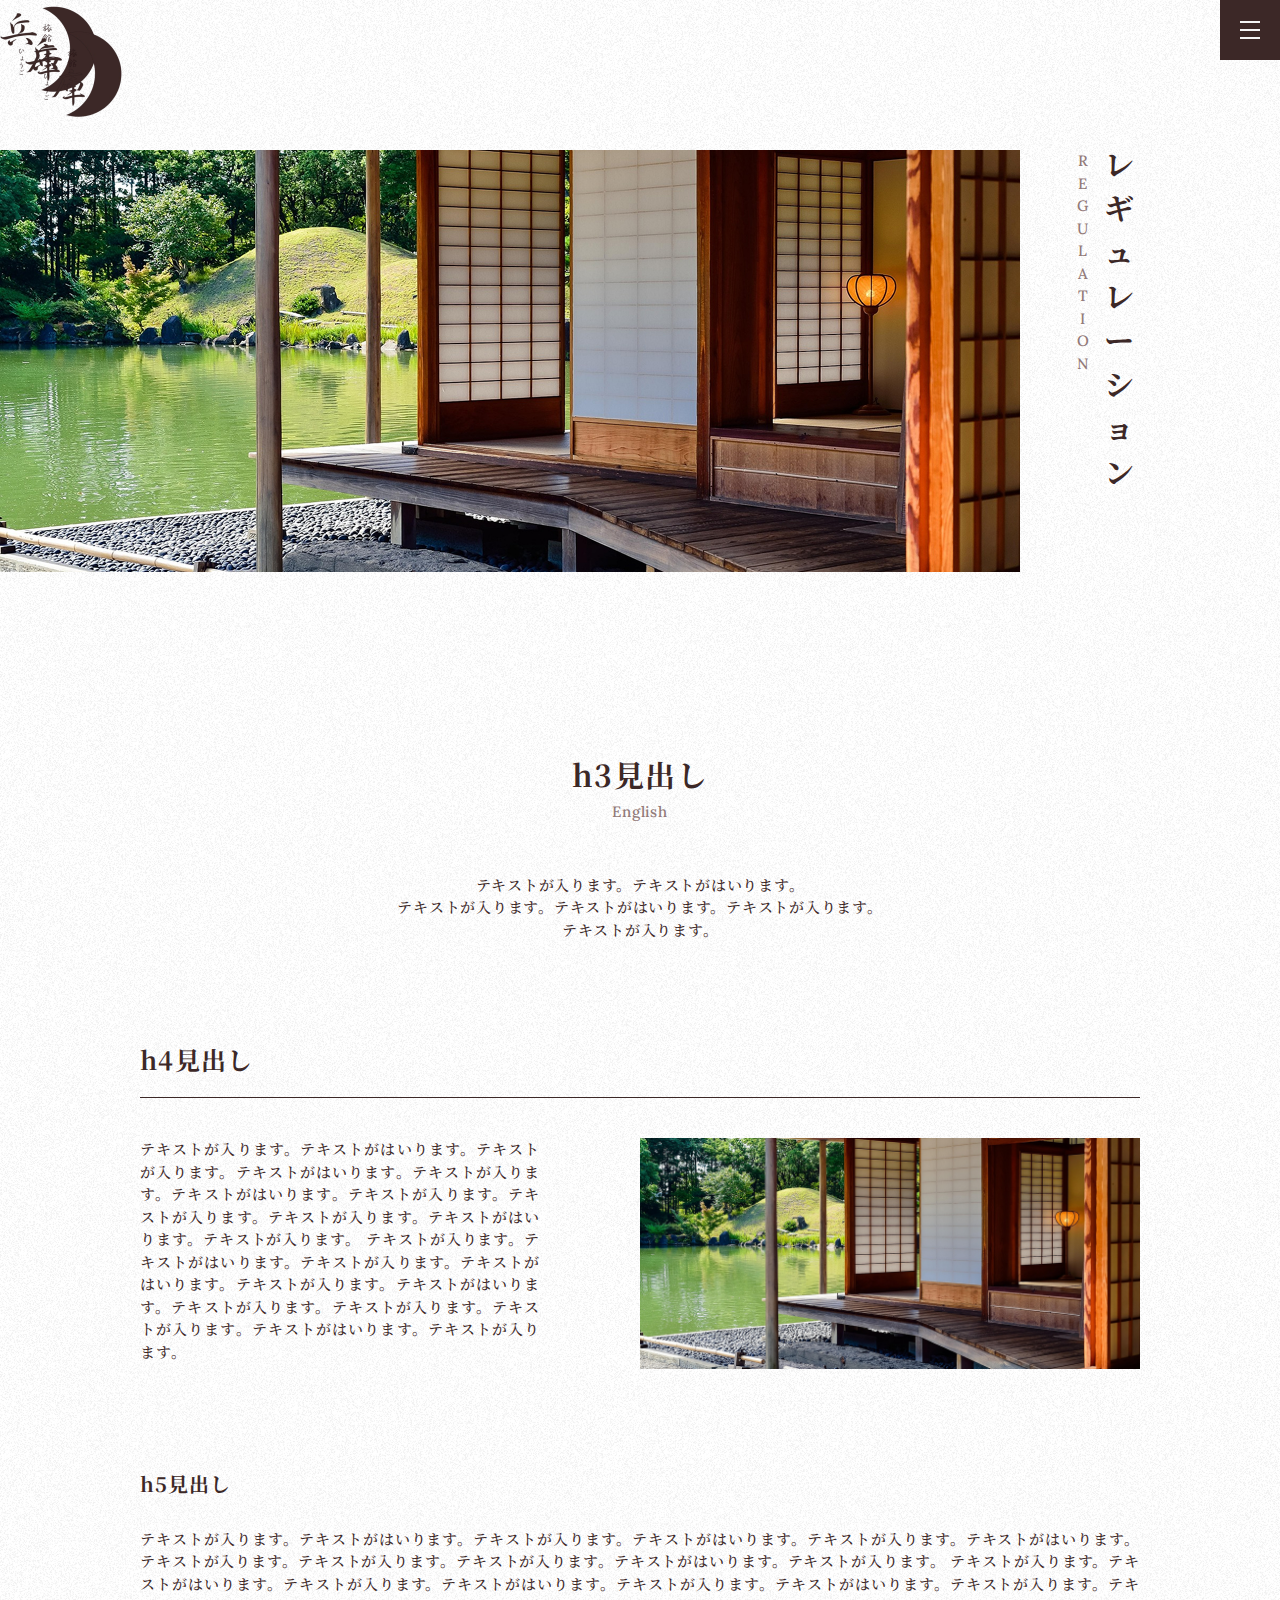
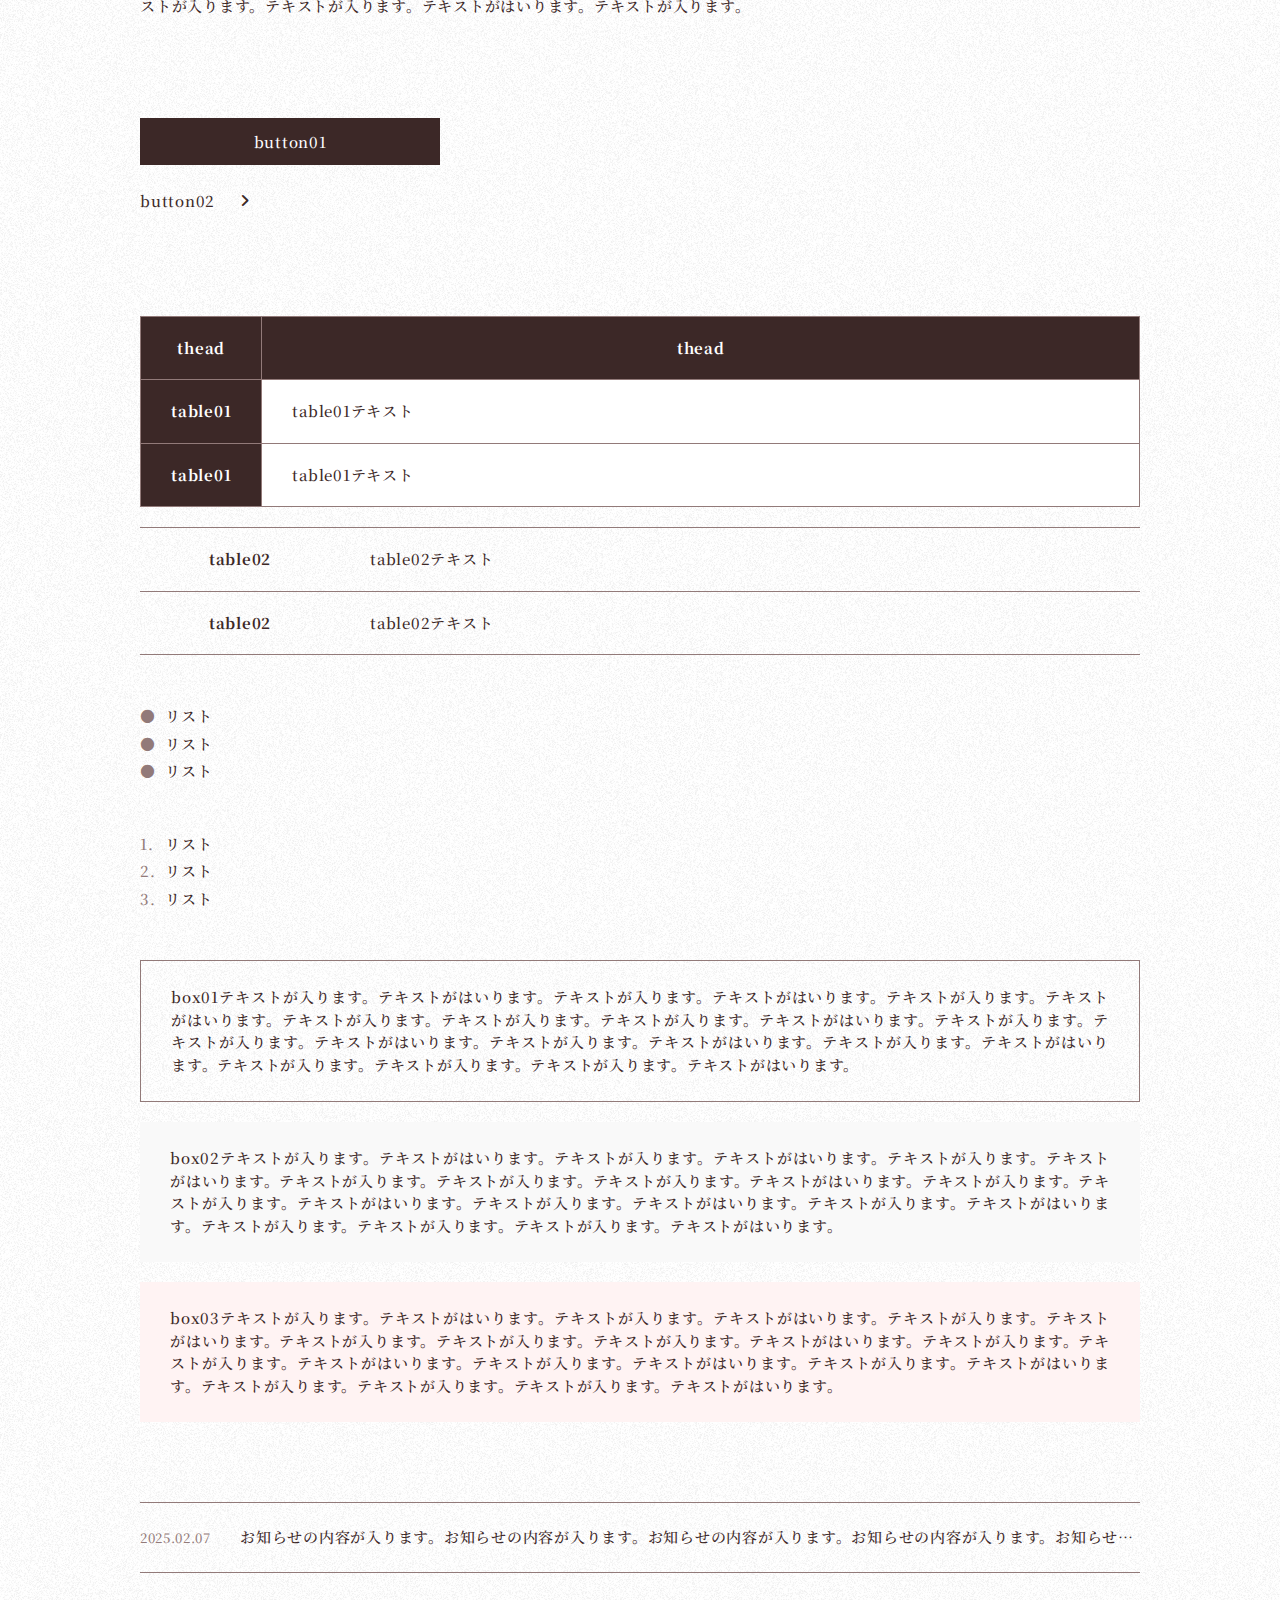
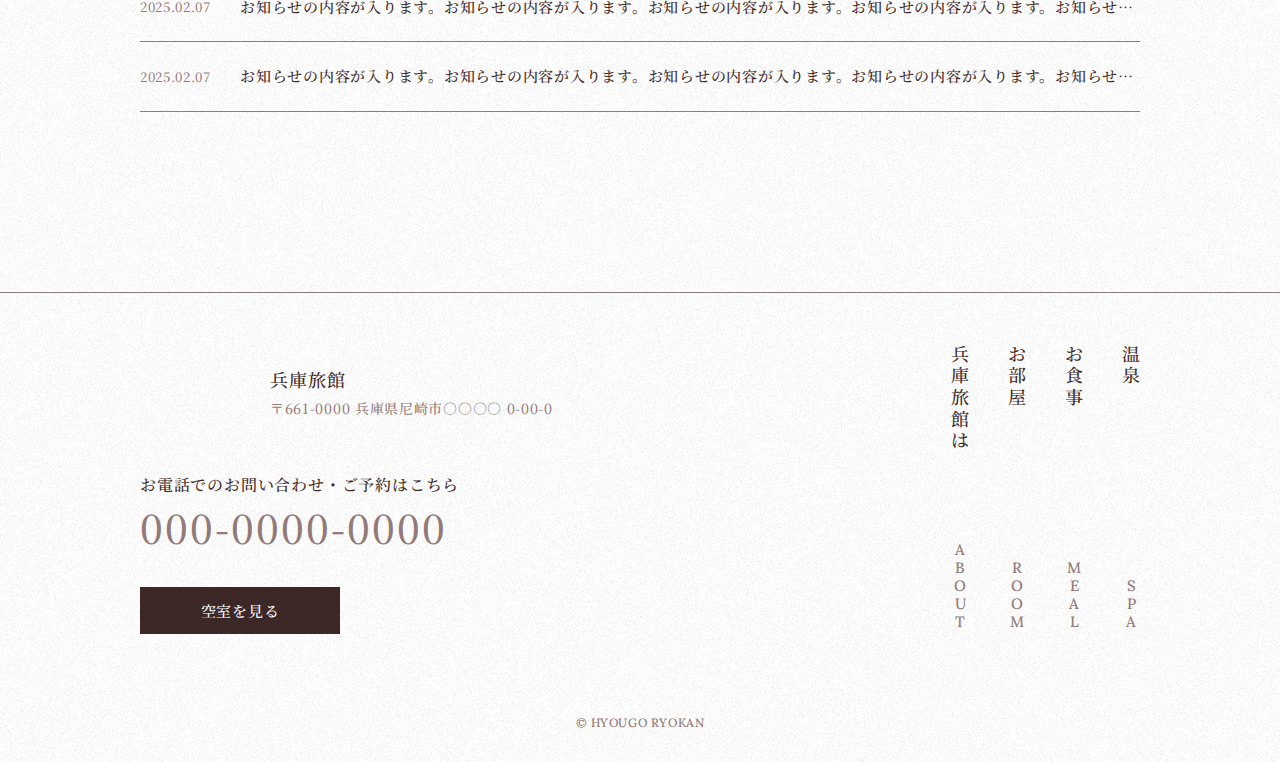
<file: regulation.html>
<!DOCTYPE html>
<html lang="ja">
  <head
    prefix="og: https://ogp.me/ns# fb: https://ogp.me/ns/fb# website: https://ogp.me/ns/website#"
  >
    <meta charset="UTF-8" />
    <title>レギュレーション</title>
    <!-- XSS保護 (現代のブラウザでは自動ですが念のため) -->
    <meta http-equiv="X-UA-Compatible" content="IE=edge" />
    <meta
      name="description"
      content="兵庫旅館は個人製作で実際にはない施設です。"
    />
    <meta name="keywords" content="兵庫, ポートフォリオ" />
    <meta
      name="viewport"
      content="width=device-width, initial-scale=1.0, minimum-scale=1.0"
    />
    <meta name="format-detection" content="email=no,telephone=no,address=no" />
    <meta name="robots" content="index, follow" />
    <meta name="author" content="Choe Beomsu" />
    <meta property="og:title" content="レギュレーション" />
    <meta property="og:type" content="website" />
    <meta
      property="og:description"
      content="兵庫旅館は個人製作で実際にはない施設です。"
    />
    <meta property="og:url" content="url" />
    <meta property="og:site_name" content="レギュレーション" />
    <meta property="og:image" content="img/common/ogp.jpg" />
    <meta property="og:locale" content="ja_JP" />
    <meta name="twitter:card" content="summary_large_image" />
    <meta name="twitter:image" content="img/common/ogp.jpg" />

    <link rel="canonical" href="url" />

    <!-- ↓画像↓-->
    <link
      rel="icon"
      href="img/favicon/favicon16x16.png"
      sizes="16x16"
      type="image/png"
    />
    <link
      rel="icon"
      href="img/favicon/favicon32x32.png"
      sizes="32x32"
      type="image/png"
    />
    <link
      rel="icon"
      href="img/favicon/favicon48x48.png"
      sizes="48x48"
      type="image/png"
    />
    <link
      rel="icon"
      href="img/favicon/favicon62x62.png"
      sizes="62x62"
      type="image/png"
    />
    <link
      rel="icon"
      href="img/favicon/favicon96x96.png"
      sizes="96x96"
      type="image/png"
    />
    <link
      rel="icon"
      href="img/favicon/favicon144x144.png"
      sizes="144x144"
      type="image/png"
    />
    <link
      rel="icon"
      href="img/favicon/favicon150x150.png"
      sizes="150x150"
      type="image/png"
    />
    <link
      rel="icon"
      href="img/favicon/favicon180x180.png"
      sizes="180x180"
      type="image/png"
    />
    <link
      rel="icon"
      href="img/favicon/favicon256x256.png"
      sizes="256x256"
      type="image/png"
    />

    <!-- 150 * 150 -->
    <link
      rel="apple-touch-icon-precomposed"
      href="img/favicon/favicon150x150.png"
    />

    <!-- Windows用タイル設定 -->
    <!-- 144*144 -->
    <meta
      name="msapplication-TileImage"
      content="img/favicon/favicon144x144.png"
    />
    <meta name="msapplication-TileColor" content="#FFF" />
    <!-- ↑画像↑ -->

    <!-- googleFont -->
    <link rel="preconnect" href="https://fonts.googleapis.com" />
    <link rel="preconnect" href="https://fonts.gstatic.com" crossorigin />
    <link
      href="https://fonts.googleapis.com/css2?family=Lora:ital,wght@0,400..700;1,400..700&family=Noto+Serif+JP:wght@200..900&display=swap"
      rel="stylesheet"
    />
    <!-- googleFont -->

    <link rel="stylesheet" href="css/fontawesome-free/6.4.2/css/all.min.css" />
    <link rel="stylesheet" href="style.css" />

    <!-- PWA必要なときのみ -->
    <!-- <link rel="manifest" href="/manifest.json"> -->
  </head>

  <body>
    <script src="js/jquery.min.js"></script>
    <script src="js/common.js"></script>
    <header>
      <div class="h-wrap">
        <h1 class="logo-box">
          <a href="index.html">
            <img src="img/common/logo.png" alt="兵庫旅館" />
          </a>
        </h1>
      </div>
    </header>
    <div class="slide-menu-btn">
      <div class="bdr-box">
        <span></span>
        <span></span>
        <span></span>
      </div>
    </div>
    <div class="slide-menu">
      <nav class="nav-list">
        <ul>
          <li>
            <a href="index.html#">トップに戻る</a>
            <p class="jp-ttl">トップページへ</p>
            <p class="en-ttl">TOP</p>
          </li>
          <li>
            <a href="index.html#link01">ご予約</a>
            <p class="jp-ttl">ご予約</p>
            <p class="en-ttl">BOOKING</p>
          </li>
          <li>
            <a href="index.html#link02">兵庫旅館は</a>
            <p class="jp-ttl">兵庫旅館は</p>
            <p class="en-ttl">ABOUT</p>
          </li>
          <li>
            <a href="index.html#link03">お部屋</a>
            <p class="jp-ttl">お部屋</p>
            <p class="en-ttl">ROOM</p>
          </li>
          <li>
            <a href="index.html#link04">お食事</a>
            <p class="jp-ttl">お食事</p>
            <p class="en-ttl">MEAL</p>
          </li>
          <li>
            <a href="index.html#link05">温泉</a>
            <p class="jp-ttl">温泉</p>
            <p class="en-ttl">SPA</p>
          </li>
        </ul>
      </nav>
    </div>
    <div class="slide-bg-box"><!--  --></div>
    <div class="key-visual">
      <div class="key-img">
        <img src="img/page/regulation/key.jpg" alt="レギュレーション" />
      </div>
      <div class="key-txt">
        <p class="key-en">REGULATION</p>
        <h2>レギュレーション</h2>
      </div>
    </div>
    <main class="sub">
      <div class="container">
        <section class="mb100 mb80-tb">
          <h3 class="mb5">h3見出し</h3>
          <p class="en-main-ttl mb50 mb30-tb">English</p>
          <p class="center-text">
            テキストが入ります。テキストがはいります。<br />
            テキストが入ります。テキストがはいります。テキストが入ります。<br />
            テキストが入ります。
          </p>
        </section>
        <section class="mb100 mb80-tb">
          <h4>h4見出し</h4>
          <div class="float">
            <div class="left-box mb30-tb" style="width: 40%">
              <p>
                テキストが入ります。テキストがはいります。テキストが入ります。テキストがはいります。テキストが入ります。テキストがはいります。テキストが入ります。テキストが入ります。テキストが入ります。テキストがはいります。テキストが入ります。
                テキストが入ります。テキストがはいります。テキストが入ります。テキストがはいります。テキストが入ります。テキストがはいります。テキストが入ります。テキストが入ります。テキストが入ります。テキストがはいります。テキストが入ります。
              </p>
            </div>
            <div class="right-box" style="width: 50%">
              <img src="img/page/regulation/key.jpg" alt="レギュレーション" />
            </div>
          </div>
        </section>
        <section class="mb100 mb80-tb">
          <h5>h5見出し</h5>
          <p>
            テキストが入ります。テキストがはいります。テキストが入ります。テキストがはいります。テキストが入ります。テキストがはいります。テキストが入ります。テキストが入ります。テキストが入ります。テキストがはいります。テキストが入ります。
            テキストが入ります。テキストがはいります。テキストが入ります。テキストがはいります。テキストが入ります。テキストがはいります。テキストが入ります。テキストが入ります。テキストが入ります。テキストがはいります。テキストが入ります。
          </p>
        </section>
        <div class="mb20">
          <a href="#" class="button01" style="max-width: 300px">button01</a>
        </div>
        <div class="mb100 mb80-tb">
          <a href="#" class="button02">button02</a>
        </div>
        <div class="mb20">
          <table class="table01">
            <thead>
              <tr>
                <th style="width: 110px">thead</th>
                <th>thead</th>
              </tr>
            </thead>
            <tbody>
              <tr>
                <th>table01</th>
                <td>table01テキスト</td>
              </tr>
              <tr>
                <th>table01</th>
                <td>table01テキスト</td>
              </tr>
            </tbody>
          </table>
        </div>
        <div class="mb50 mb30-tb">
          <table class="table02">
            <tbody>
              <tr>
                <th style="width: 200px">table02</th>
                <td>table02テキスト</td>
              </tr>
              <tr>
                <th>table02</th>
                <td>table02テキスト</td>
              </tr>
            </tbody>
          </table>
        </div>
        <div class="mb50 mb30-tb">
          <ul class="dot-list">
            <li>リスト</li>
            <li>リスト</li>
            <li>リスト</li>
          </ul>
        </div>
        <div class="mb50 mb30-tb">
          <ul class="num-list">
            <li>リスト</li>
            <li>リスト</li>
            <li>リスト</li>
          </ul>
        </div>
        <div class="box01 mb20">
          <p>
            box01テキストが入ります。テキストがはいります。テキストが入ります。テキストがはいります。テキストが入ります。テキストがはいります。テキストが入ります。テキストが入ります。テキストが入ります。テキストがはいります。テキストが入ります。テキストが入ります。テキストがはいります。テキストが入ります。テキストがはいります。テキストが入ります。テキストがはいります。テキストが入ります。テキストが入ります。テキストが入ります。テキストがはいります。
          </p>
        </div>
        <div class="box02 mb20">
          <p>
            box02テキストが入ります。テキストがはいります。テキストが入ります。テキストがはいります。テキストが入ります。テキストがはいります。テキストが入ります。テキストが入ります。テキストが入ります。テキストがはいります。テキストが入ります。テキストが入ります。テキストがはいります。テキストが入ります。テキストがはいります。テキストが入ります。テキストがはいります。テキストが入ります。テキストが入ります。テキストが入ります。テキストがはいります。
          </p>
        </div>
        <div class="box03 mb80 mb50-tb">
          <p>
            box03テキストが入ります。テキストがはいります。テキストが入ります。テキストがはいります。テキストが入ります。テキストがはいります。テキストが入ります。テキストが入ります。テキストが入ります。テキストがはいります。テキストが入ります。テキストが入ります。テキストがはいります。テキストが入ります。テキストがはいります。テキストが入ります。テキストがはいります。テキストが入ります。テキストが入ります。テキストが入ります。テキストがはいります。
          </p>
        </div>
        <div>
          <ul class="news-list">
            <li>
              <time datetime="2025-02-07">2025.02.07</time>
              <a href="#"
                >お知らせの内容が入ります。お知らせの内容が入ります。お知らせの内容が入ります。お知らせの内容が入ります。お知らせの内容が入ります。お知らせの内容が入ります。</a
              >
            </li>
            <li>
              <time datetime="2025-02-07">2025.02.07</time>
              <a href="#"
                >お知らせの内容が入ります。お知らせの内容が入ります。お知らせの内容が入ります。お知らせの内容が入ります。お知らせの内容が入ります。お知らせの内容が入ります。</a
              >
            </li>
            <li>
              <time datetime="2025-02-07">2025.02.07</time>
              <a href="#"
                >お知らせの内容が入ります。お知らせの内容が入ります。お知らせの内容が入ります。お知らせの内容が入ります。お知らせの内容が入ります。お知らせの内容が入ります。</a
              >
            </li>
          </ul>
        </div>
      </div>
    </main>
    <footer>
      <div class="container">
        <div class="f-wrap">
          <div class="l-box">
            <div class="logo-box">
              <h1>
                <a href="index.html" class="fade">
                  <img src="img/common/logo.png" alt="兵庫旅館" />
                </a>
              </h1>
              <div class="txt-box">
                <p class="page-name">兵庫旅館</p>
                <p class="address-txt">
                  〒661-0000 <br class="tb" />兵庫県尼崎市○○○○ 0-00-0
                </p>
              </div>
            </div>
            <div class="tel-box">
              <p class="tel-ttl">お電話でのお問い合わせ・ご予約はこちら</p>
              <p class="tel">
                <a href="tel:00000000000" target="_blank">000-0000-0000</a>
              </p>
            </div>
            <div class="center-text-tb">
              <a href="#" class="button01" style="width: 200px">空室を見る</a>
            </div>
          </div>
          <div class="r-box">
            <nav>
              <ul class="nav-list">
                <li class="hover-all">
                  <a href="index.html#link02">兵庫旅館は</a>
                  <p class="jp-ttl">兵庫旅館は</p>
                  <p class="en-ttl">ABOUT</p>
                </li>
                <li class="hover-all">
                  <a href="index.html#link03">お部屋</a>
                  <p class="jp-ttl">お部屋</p>
                  <p class="en-ttl">ROOM</p>
                </li>
                <li class="hover-all">
                  <a href="index.html#link04">お食事</a>
                  <p class="jp-ttl">お食事</p>
                  <p class="en-ttl">MEAL</p>
                </li>
                <li class="hover-all">
                  <a href="index.html#link05">温泉</a>
                  <p class="jp-ttl">温泉</p>
                  <p class="en-ttl">SPA</p>
                </li>
              </ul>
            </nav>
          </div>
        </div>
        <p class="copy">©︎ HYOUGO RYOKAN</p>
      </div>
    </footer>
  </body>
</html>
</file>
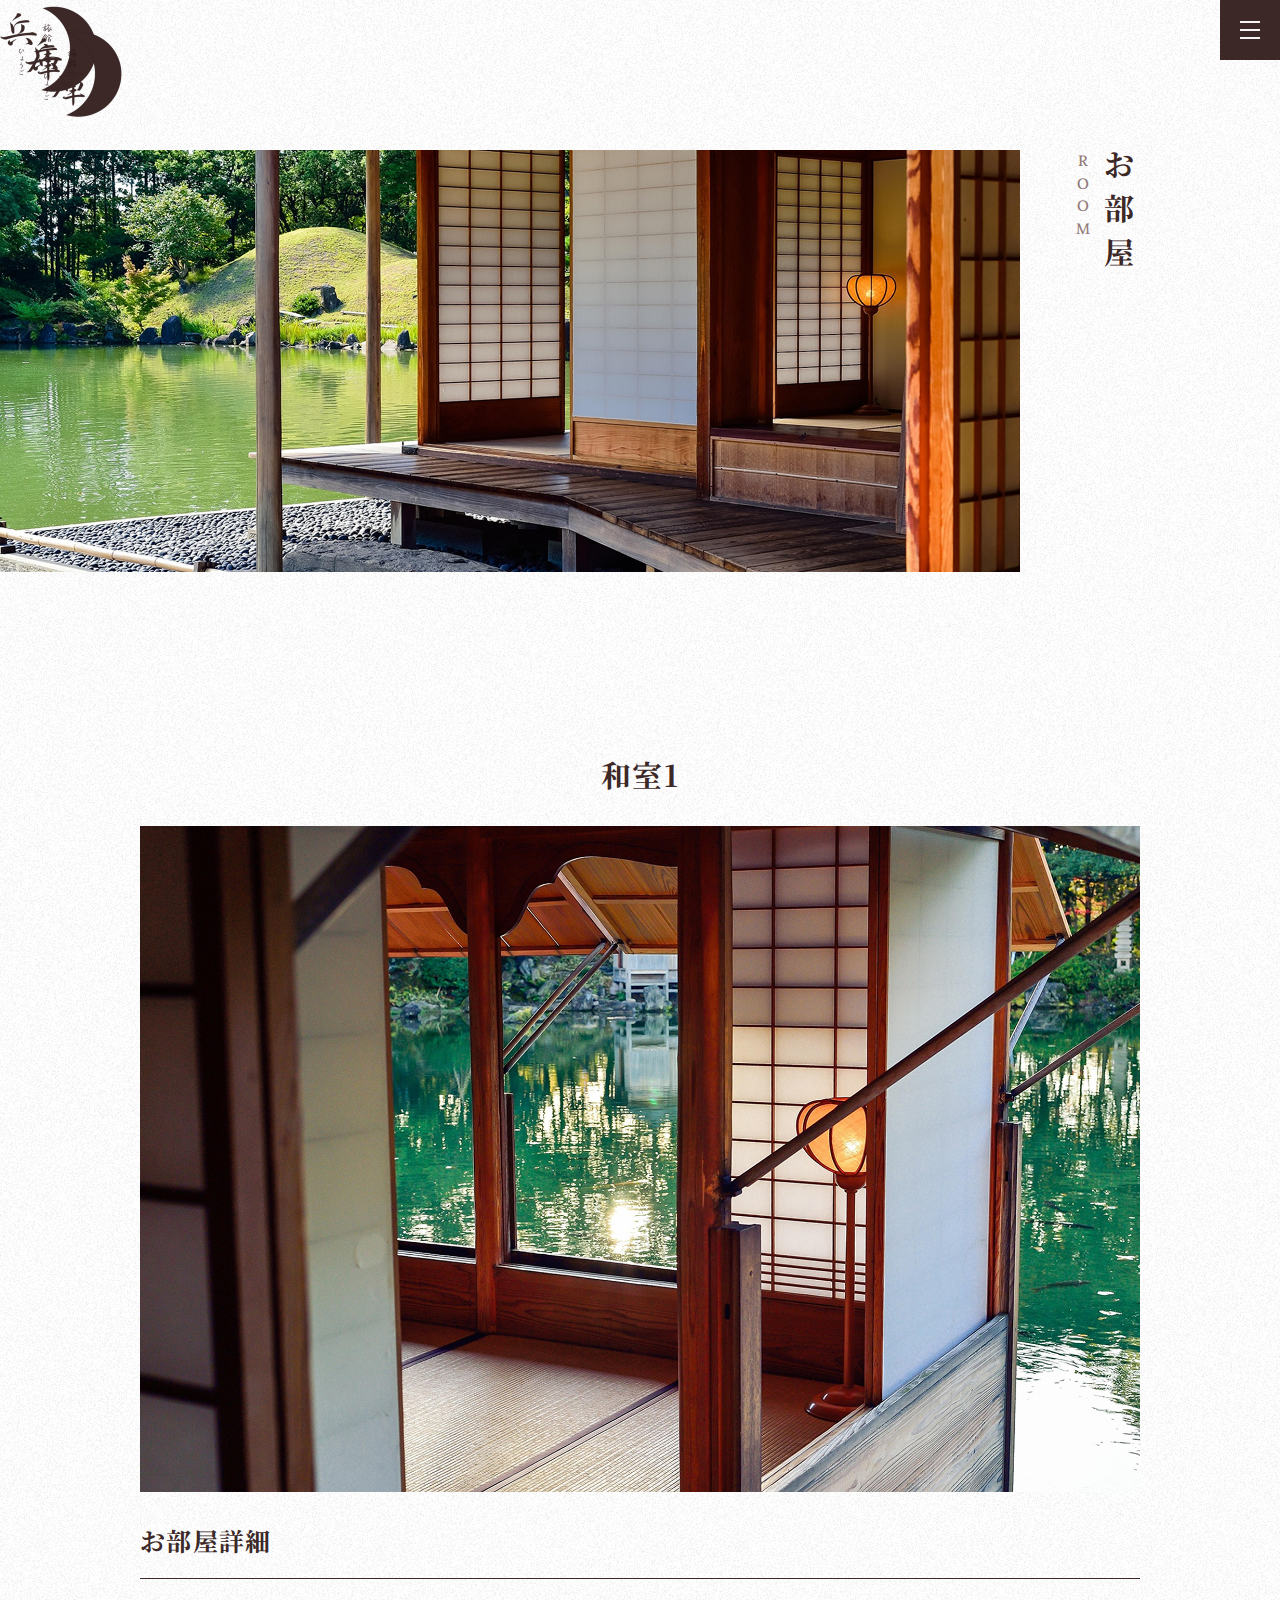
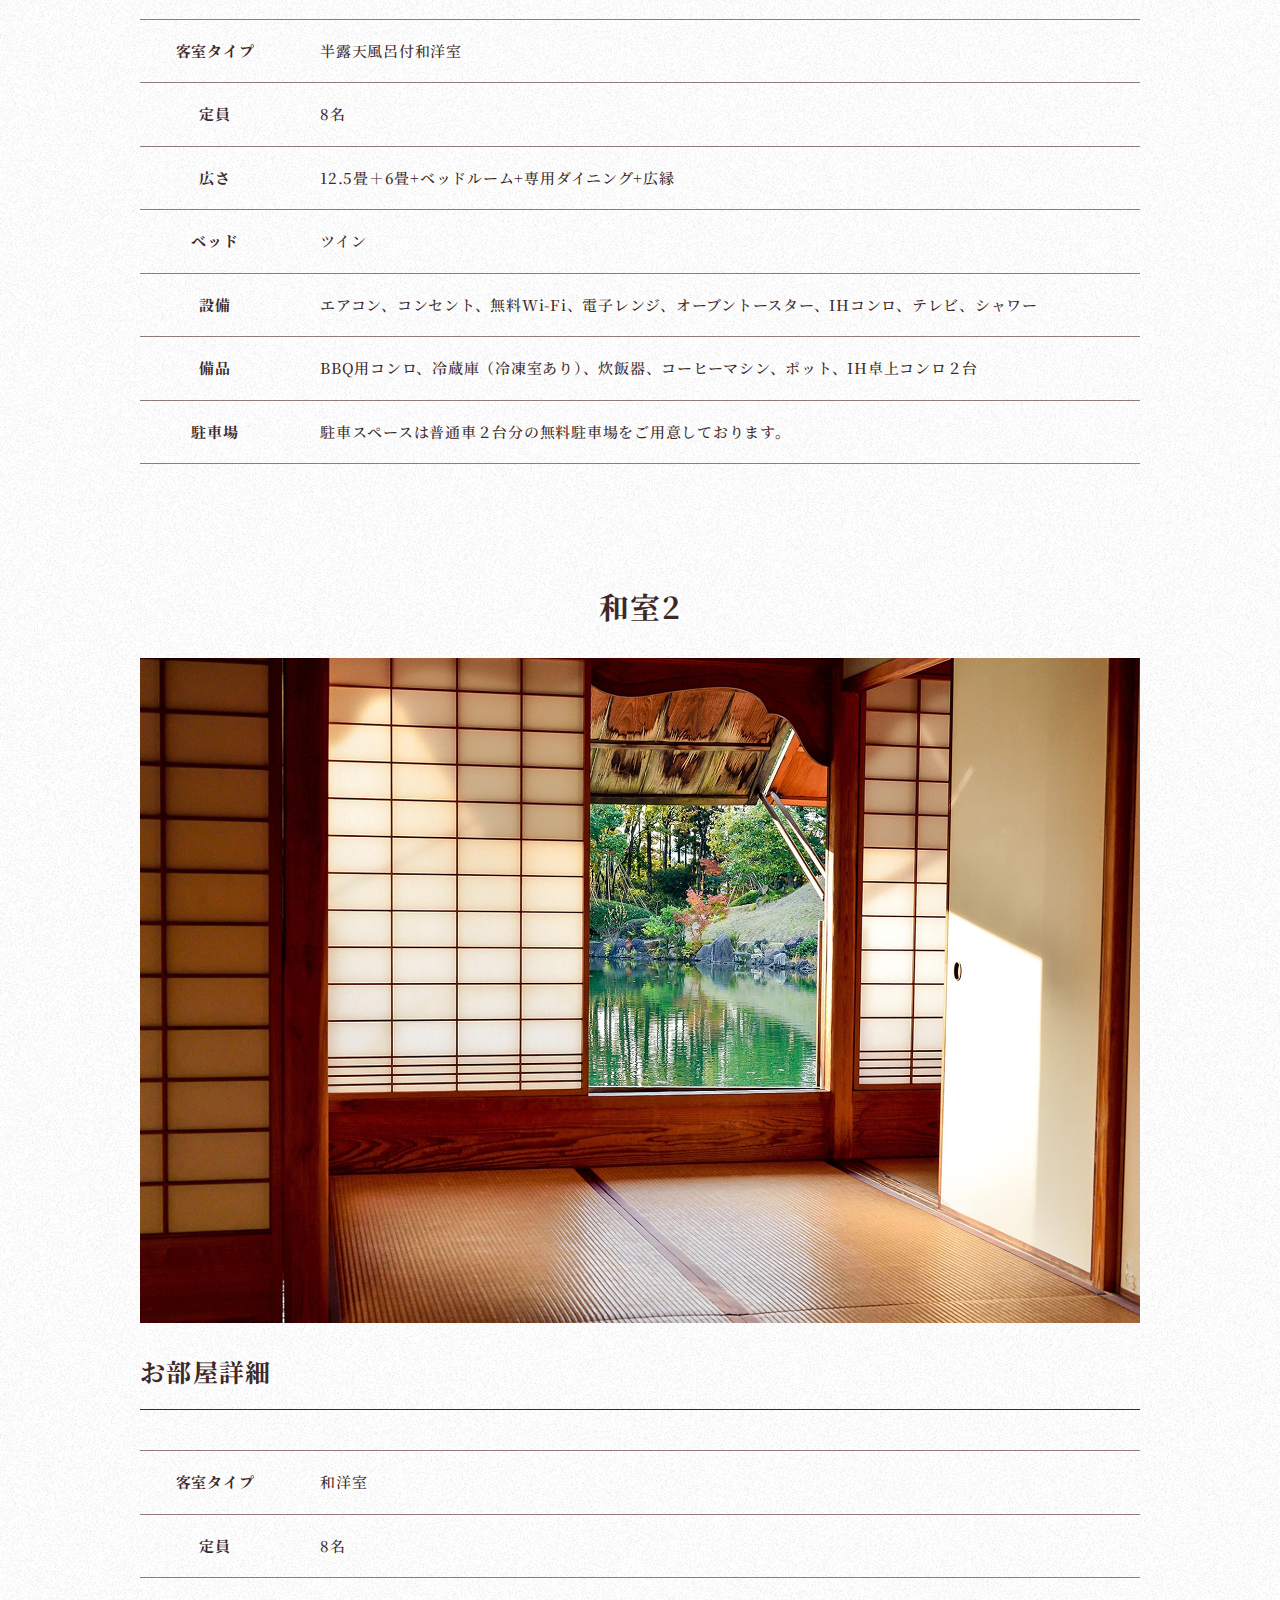
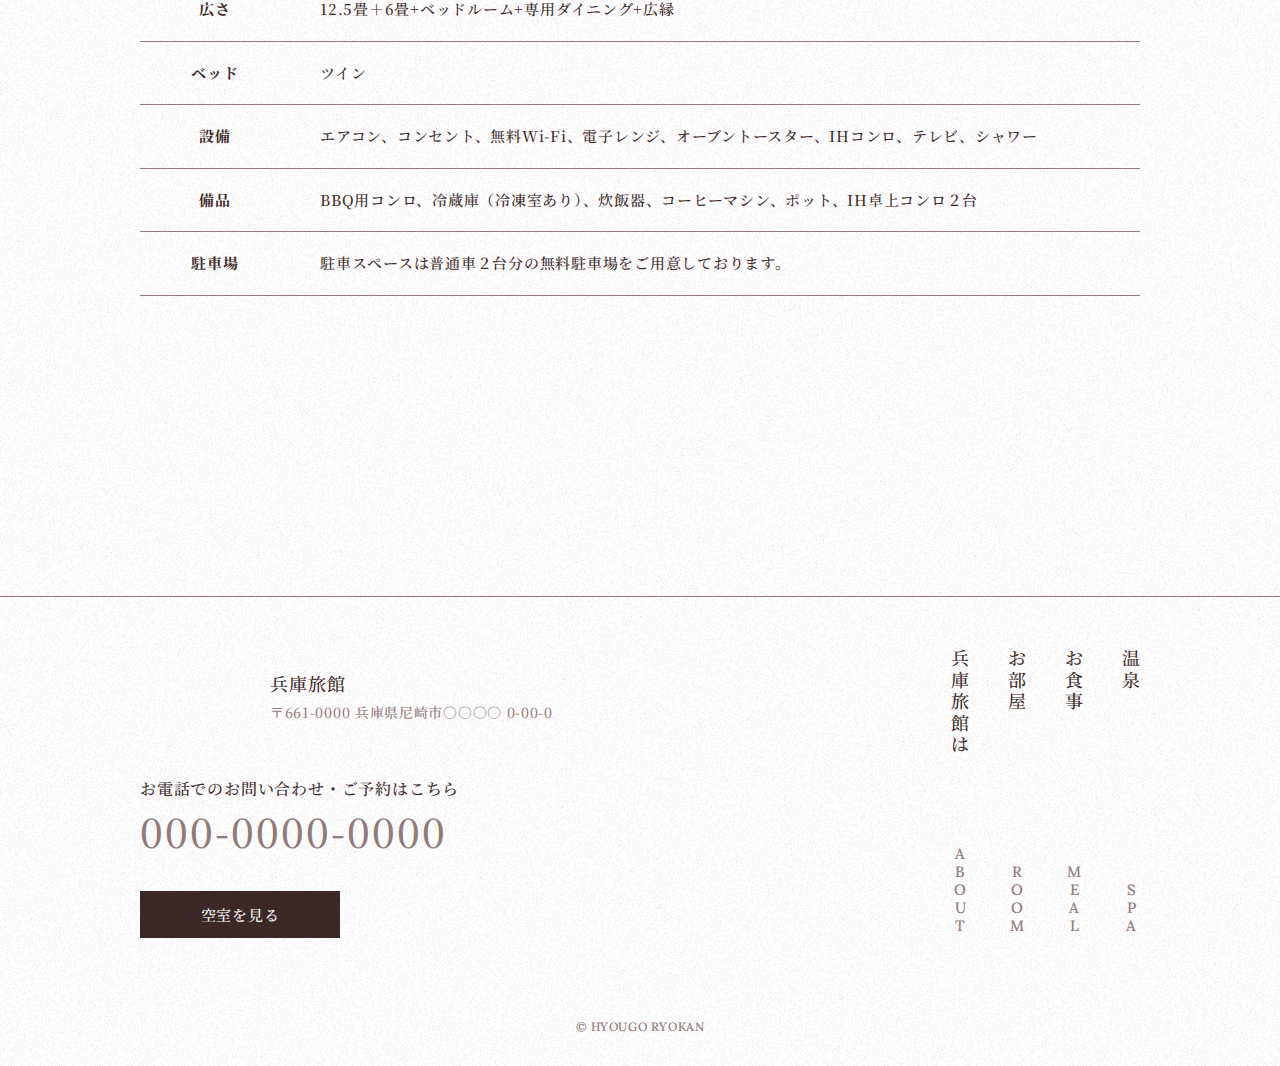
<file: room_detail01.html>
<!DOCTYPE html>
<html lang="ja">
  <head
    prefix="og: https://ogp.me/ns# fb: https://ogp.me/ns/fb# website: https://ogp.me/ns/website#"
  >
    <meta charset="UTF-8" />
    <title>お部屋</title>
    <!-- XSS保護 (現代のブラウザでは自動ですが念のため) -->
    <meta http-equiv="X-UA-Compatible" content="IE=edge" />
    <meta
      name="description"
      content="兵庫旅館は個人製作で実際にはない施設です。"
    />
    <meta name="keywords" content="兵庫, ポートフォリオ" />
    <meta
      name="viewport"
      content="width=device-width, initial-scale=1.0, minimum-scale=1.0"
    />
    <meta name="format-detection" content="email=no,telephone=no,address=no" />
    <meta name="robots" content="index, follow" />
    <meta name="author" content="Choe Beomsu" />
    <meta property="og:title" content="お部屋" />
    <meta property="og:type" content="website" />
    <meta
      property="og:description"
      content="兵庫旅館は個人製作で実際にはない施設です。"
    />
    <meta property="og:url" content="url" />
    <meta property="og:site_name" content="お部屋" />
    <meta property="og:image" content="img/common/ogp.jpg" />
    <meta property="og:locale" content="ja_JP" />
    <meta name="twitter:card" content="summary_large_image" />
    <meta name="twitter:image" content="img/common/ogp.jpg" />

    <link rel="canonical" href="url" />

    <!-- ↓画像↓-->
    <link
      rel="icon"
      href="img/favicon/favicon16x16.png"
      sizes="16x16"
      type="image/png"
    />
    <link
      rel="icon"
      href="img/favicon/favicon32x32.png"
      sizes="32x32"
      type="image/png"
    />
    <link
      rel="icon"
      href="img/favicon/favicon48x48.png"
      sizes="48x48"
      type="image/png"
    />
    <link
      rel="icon"
      href="img/favicon/favicon62x62.png"
      sizes="62x62"
      type="image/png"
    />
    <link
      rel="icon"
      href="img/favicon/favicon96x96.png"
      sizes="96x96"
      type="image/png"
    />
    <link
      rel="icon"
      href="img/favicon/favicon144x144.png"
      sizes="144x144"
      type="image/png"
    />
    <link
      rel="icon"
      href="img/favicon/favicon150x150.png"
      sizes="150x150"
      type="image/png"
    />
    <link
      rel="icon"
      href="img/favicon/favicon180x180.png"
      sizes="180x180"
      type="image/png"
    />
    <link
      rel="icon"
      href="img/favicon/favicon256x256.png"
      sizes="256x256"
      type="image/png"
    />

    <!-- 150 * 150 -->
    <link
      rel="apple-touch-icon-precomposed"
      href="img/favicon/favicon150x150.png"
    />

    <!-- Windows用タイル設定 -->
    <!-- 144*144 -->
    <meta
      name="msapplication-TileImage"
      content="img/favicon/favicon144x144.png"
    />
    <meta name="msapplication-TileColor" content="#FFF" />
    <!-- ↑画像↑ -->

    <!-- googleFont -->
    <link rel="preconnect" href="https://fonts.googleapis.com" />
    <link rel="preconnect" href="https://fonts.gstatic.com" crossorigin />
    <link
      href="https://fonts.googleapis.com/css2?family=Lora:ital,wght@0,400..700;1,400..700&family=Noto+Serif+JP:wght@200..900&display=swap"
      rel="stylesheet"
    />
    <!-- googleFont -->

    <link rel="stylesheet" href="css/fontawesome-free/6.4.2/css/all.min.css" />
    <link rel="stylesheet" href="style.css" />

    <!-- PWA必要なときのみ -->
    <!-- <link rel="manifest" href="/manifest.json"> -->
  </head>

  <body>
    <script src="js/jquery.min.js"></script>
    <script src="js/common.js"></script>
    <header>
      <div class="h-wrap">
        <h1 class="logo-box">
          <a href="index.html">
            <img src="img/common/logo.png" alt="兵庫旅館" />
          </a>
        </h1>
      </div>
    </header>
    <div class="slide-menu-btn">
      <div class="bdr-box">
        <span></span>
        <span></span>
        <span></span>
      </div>
    </div>
    <div class="slide-menu">
      <nav class="nav-list">
        <ul>
          <li>
            <a href="index.html#">トップに戻る</a>
            <p class="jp-ttl">トップページへ</p>
            <p class="en-ttl">TOP</p>
          </li>
          <li>
            <a href="index.html#link01">ご予約</a>
            <p class="jp-ttl">ご予約</p>
            <p class="en-ttl">BOOKING</p>
          </li>
          <li>
            <a href="index.html#link02">兵庫旅館は</a>
            <p class="jp-ttl">兵庫旅館は</p>
            <p class="en-ttl">ABOUT</p>
          </li>
          <li>
            <a href="index.html#link03">お部屋</a>
            <p class="jp-ttl">お部屋</p>
            <p class="en-ttl">ROOM</p>
          </li>
          <li>
            <a href="index.html#link04">お食事</a>
            <p class="jp-ttl">お食事</p>
            <p class="en-ttl">MEAL</p>
          </li>
          <li>
            <a href="index.html#link05">温泉</a>
            <p class="jp-ttl">温泉</p>
            <p class="en-ttl">SPA</p>
          </li>
        </ul>
      </nav>
    </div>
    <div class="slide-bg-box"><!--  --></div>
    <div class="key-visual">
      <div class="key-img">
        <img src="img/page/news/key.jpg" alt="お部屋" />
      </div>
      <div class="key-txt">
        <p class="key-en">ROOM</p>
        <h2>お部屋</h2>
      </div>
    </div>
    <main class="sub">
      <div class="container -w800">
        <section id="link01" class="mb120 mb80-tb">
          <h3 class="mb30">和室1</h3>
          <div class="mb30">
            <img src="img/page/room/img01.jpg" class="w100" alt="和室1" />
          </div>
          <h4>お部屋詳細</h4>
          <table class="table02">
            <tbody>
              <tr>
                <th style="width: 150px">客室タイプ</th>
                <td>半露天風呂付和洋室</td>
              </tr>
              <tr>
                <th>定員</th>
                <td>8名</td>
              </tr>
              <tr>
                <th>広さ</th>
                <td>12.5畳＋6畳+ベッドルーム+専用ダイニング+広縁</td>
              </tr>
              <tr>
                <th>ベッド</th>
                <td>ツイン</td>
              </tr>
              <tr>
                <th>設備</th>
                <td>
                  エアコン、コンセント、無料Wi-Fi、電子レンジ、オーブントースター、IHコンロ、テレビ、シャワー
                </td>
              </tr>
              <tr>
                <th>備品</th>
                <td>
                  BBQ用コンロ、冷蔵庫（冷凍室あり）、炊飯器、コーヒーマシン、ポット、IH卓上コンロ２台
                </td>
              </tr>
              <tr>
                <th>駐車場</th>
                <td>
                  駐車スペースは普通車２台分の無料駐車場をご用意しております。
                </td>
              </tr>
            </tbody>
          </table>
        </section>
        <section id="link02" class="mb120 mb80-tb">
          <h3 class="mb30">和室2</h3>
          <div class="mb30">
            <img src="img/page/room/img02.jpg" class="w100" alt="和室2" />
          </div>
          <h4>お部屋詳細</h4>
          <table class="table02">
            <tbody>
              <tr>
                <th style="width: 150px">客室タイプ</th>
                <td>和洋室</td>
              </tr>
              <tr>
                <th>定員</th>
                <td>8名</td>
              </tr>
              <tr>
                <th>広さ</th>
                <td>12.5畳＋6畳+ベッドルーム+専用ダイニング+広縁</td>
              </tr>
              <tr>
                <th>ベッド</th>
                <td>ツイン</td>
              </tr>
              <tr>
                <th>設備</th>
                <td>
                  エアコン、コンセント、無料Wi-Fi、電子レンジ、オーブントースター、IHコンロ、テレビ、シャワー
                </td>
              </tr>
              <tr>
                <th>備品</th>
                <td>
                  BBQ用コンロ、冷蔵庫（冷凍室あり）、炊飯器、コーヒーマシン、ポット、IH卓上コンロ２台
                </td>
              </tr>
              <tr>
                <th>駐車場</th>
                <td>
                  駐車スペースは普通車２台分の無料駐車場をご用意しております。
                </td>
              </tr>
            </tbody>
          </table>
        </section>
      </div>
    </main>
    <footer>
      <div class="container">
        <div class="f-wrap">
          <div class="l-box">
            <div class="logo-box">
              <h1>
                <a href="index.html" class="fade">
                  <img src="img/common/logo.png" alt="兵庫旅館" />
                </a>
              </h1>
              <div class="txt-box">
                <p class="page-name">兵庫旅館</p>
                <p class="address-txt">
                  〒661-0000 <br class="tb" />兵庫県尼崎市○○○○ 0-00-0
                </p>
              </div>
            </div>
            <div class="tel-box">
              <p class="tel-ttl">お電話でのお問い合わせ・ご予約はこちら</p>
              <p class="tel">
                <a href="tel:00000000000" target="_blank">000-0000-0000</a>
              </p>
            </div>
            <div class="center-text-tb">
              <a href="#" class="button01" style="width: 200px">空室を見る</a>
            </div>
          </div>
          <div class="r-box">
            <nav>
              <ul class="nav-list">
                <li class="hover-all">
                  <a href="index.html#link02">兵庫旅館は</a>
                  <p class="jp-ttl">兵庫旅館は</p>
                  <p class="en-ttl">ABOUT</p>
                </li>
                <li class="hover-all">
                  <a href="index.html#link03">お部屋</a>
                  <p class="jp-ttl">お部屋</p>
                  <p class="en-ttl">ROOM</p>
                </li>
                <li class="hover-all">
                  <a href="index.html#link04">お食事</a>
                  <p class="jp-ttl">お食事</p>
                  <p class="en-ttl">MEAL</p>
                </li>
                <li class="hover-all">
                  <a href="index.html#link05">温泉</a>
                  <p class="jp-ttl">温泉</p>
                  <p class="en-ttl">SPA</p>
                </li>
              </ul>
            </nav>
          </div>
        </div>
        <p class="copy">©︎ HYOUGO RYOKAN</p>
      </div>
    </footer>
  </body>
</html>
</file>
<file: style.css>
@charset "UTF-8";
/*
Theme Name: テーマ名
Theme URI: https://example.com (テーマの公式サイトURL)
Author: 作者名
Author URI: https://author-website.com (作者のウェブサイト)
Description: テーマの説明
Version: 1.0
License: GNU General Public License v2 or later
License URI: https://www.gnu.org/licenses/gpl-2.0.html
Text Domain: your-theme-textdomain
Tags: blog, custom-background, custom-header (テーマの特徴を示すタグ)
*/
*,
::before,
::after {
  box-sizing: border-box;
  margin: 0;
  padding: 0;
}

* {
  font-size: inherit;
  line-height: inherit;
  letter-spacing: 0.05em;
  scroll-margin-top: 60px;
}
@media only screen and (max-width: 768px) {
  * {
    scroll-margin-top: 60px;
  }
}

::before,
::after {
  display: inline-block;
  text-decoration: inherit;
  vertical-align: inherit;
}

html {
  font-size: 62.5%;
  font-family: sans-serif;
  -ms-text-size-adjust: 100%;
  -webkit-text-size-adjust: 100%;
  scroll-behavior: smooth;
}

body {
  background: #fff;
  margin: 0;
  padding: 0;
  color: #3c2827;
  font-size: 1.5rem;
  font-family: "Noto Serif JP", serif;
  font-weight: 500;
}
@media only screen and (max-width: 768px) {
  body {
    font-size: 1.3rem;
  }
}

.container {
  width: 100%;
  max-width: 1060px;
  margin-right: auto;
  margin-left: auto;
  padding: 0 30px;
}
.container:before, .container:after {
  content: " ";
  display: table;
}
.container:after {
  clear: both;
}

p,
dt,
dd,
li,
th,
td {
  line-height: 1.5;
}

img {
  border: 0;
  vertical-align: bottom;
  max-width: 100%;
}

li {
  list-style-type: none;
}

table {
  border-collapse: collapse;
  border-spacing: 0;
}

button {
  overflow: visible;
  background-color: transparent;
  border-radius: 0;
  border: none;
}

button,
select {
  text-transform: none;
}

button,
input[type=button],
input[type=reset],
input[type=submit] {
  cursor: pointer;
}

button[disabled],
input[disabled] {
  cursor: default;
}

a {
  text-decoration: underline;
  color: #3c2827;
}
a:hover {
  text-decoration: none;
}
a[href^="tel:"] {
  color: #3c2827;
  text-decoration: underline;
}
@media only screen and (min-width: 769px) {
  a[href^="tel:"] {
    text-decoration: none;
    pointer-events: none;
  }
}

.float:before, .float:after {
  content: " ";
  display: table;
}
.float:after {
  clear: both;
}
.float .left-box,
.float .left-sp {
  float: left !important;
}
.float .right-box,
.float .right-sp {
  float: right !important;
}
@media only screen and (max-width: 768px) {
  .float > .left-box {
    float: none !important;
    width: 100% !important;
  }
  .float > .right-box {
    float: none !important;
    width: 100% !important;
  }
}
@media only screen and (max-width: 480px) {
  .float > .left-sp {
    float: none !important;
    width: 100% !important;
  }
  .float > .right-sp {
    float: none !important;
    width: 100% !important;
  }
}

.w100 {
  width: 100% !important;
}

@media only screen and (max-width: 768px) {
  .pc {
    display: none !important;
  }
}

@media only screen and (max-width: 480px) {
  .pctb {
    display: none !important;
  }
}

@media only screen and (min-width: 769px) {
  .tb {
    display: none !important;
  }
}

@media only screen and (min-width: 481px) {
  .sp {
    display: none !important;
  }
}

.fade {
  transition: opacity 0.3s;
  opacity: 1;
  backface-visibility: hidden;
}
.fade:hover {
  opacity: 0.7;
}

.hover-all {
  position: relative;
}
.hover-all > a {
  display: block;
  height: 100%;
  width: 100%;
  position: absolute;
  z-index: 9;
  top: 0;
  left: 0;
  font-size: 0;
}

.left-text {
  text-align: left !important;
}

.right-text {
  text-align: right !important;
}

.center-text {
  text-align: center !important;
}

.f8px {
  font-size: 8px !important;
}

.f9px {
  font-size: 9px !important;
}

.f10px {
  font-size: 10px !important;
}

.f11px {
  font-size: 11px !important;
}

.f12px {
  font-size: 12px !important;
}

.f13px {
  font-size: 13px !important;
}

.f14px {
  font-size: 14px !important;
}

.f15px {
  font-size: 15px !important;
}

.f16px {
  font-size: 16px !important;
}

.f17px {
  font-size: 17px !important;
}

.f18px {
  font-size: 18px !important;
}

.f19px {
  font-size: 19px !important;
}

.f20px {
  font-size: 20px !important;
}

.f21px {
  font-size: 21px !important;
}

.f22px {
  font-size: 22px !important;
}

.f23px {
  font-size: 23px !important;
}

.f24px {
  font-size: 24px !important;
}

.f25px {
  font-size: 25px !important;
}

.f26px {
  font-size: 26px !important;
}

.f27px {
  font-size: 27px !important;
}

.f28px {
  font-size: 28px !important;
}

.f29px {
  font-size: 29px !important;
}

.f30px {
  font-size: 30px !important;
}

.f31px {
  font-size: 31px !important;
}

.f32px {
  font-size: 32px !important;
}

.f33px {
  font-size: 33px !important;
}

.f34px {
  font-size: 34px !important;
}

.f35px {
  font-size: 35px !important;
}

.f36px {
  font-size: 36px !important;
}

.f37px {
  font-size: 37px !important;
}

.f38px {
  font-size: 38px !important;
}

.f39px {
  font-size: 39px !important;
}

.f40px {
  font-size: 40px !important;
}

.mt0 {
  margin-top: 0px !important;
}

.mr0 {
  margin-right: 0px !important;
}

.mb0 {
  margin-bottom: 0px !important;
}

.ml0 {
  margin-left: 0px !important;
}

.pt0 {
  padding-top: 0px !important;
}

.pr0 {
  padding-right: 0px !important;
}

.pb0 {
  padding-bottom: 0px !important;
}

.pl0 {
  padding-left: 0px !important;
}

.mt1 {
  margin-top: 1px !important;
}

.mr1 {
  margin-right: 1px !important;
}

.mb1 {
  margin-bottom: 1px !important;
}

.ml1 {
  margin-left: 1px !important;
}

.pt1 {
  padding-top: 1px !important;
}

.pr1 {
  padding-right: 1px !important;
}

.pb1 {
  padding-bottom: 1px !important;
}

.pl1 {
  padding-left: 1px !important;
}

.mt2 {
  margin-top: 2px !important;
}

.mr2 {
  margin-right: 2px !important;
}

.mb2 {
  margin-bottom: 2px !important;
}

.ml2 {
  margin-left: 2px !important;
}

.pt2 {
  padding-top: 2px !important;
}

.pr2 {
  padding-right: 2px !important;
}

.pb2 {
  padding-bottom: 2px !important;
}

.pl2 {
  padding-left: 2px !important;
}

.mt3 {
  margin-top: 3px !important;
}

.mr3 {
  margin-right: 3px !important;
}

.mb3 {
  margin-bottom: 3px !important;
}

.ml3 {
  margin-left: 3px !important;
}

.pt3 {
  padding-top: 3px !important;
}

.pr3 {
  padding-right: 3px !important;
}

.pb3 {
  padding-bottom: 3px !important;
}

.pl3 {
  padding-left: 3px !important;
}

.mt4 {
  margin-top: 4px !important;
}

.mr4 {
  margin-right: 4px !important;
}

.mb4 {
  margin-bottom: 4px !important;
}

.ml4 {
  margin-left: 4px !important;
}

.pt4 {
  padding-top: 4px !important;
}

.pr4 {
  padding-right: 4px !important;
}

.pb4 {
  padding-bottom: 4px !important;
}

.pl4 {
  padding-left: 4px !important;
}

.mt5 {
  margin-top: 5px !important;
}

.mr5 {
  margin-right: 5px !important;
}

.mb5 {
  margin-bottom: 5px !important;
}

.ml5 {
  margin-left: 5px !important;
}

.pt5 {
  padding-top: 5px !important;
}

.pr5 {
  padding-right: 5px !important;
}

.pb5 {
  padding-bottom: 5px !important;
}

.pl5 {
  padding-left: 5px !important;
}

.mt6 {
  margin-top: 6px !important;
}

.mr6 {
  margin-right: 6px !important;
}

.mb6 {
  margin-bottom: 6px !important;
}

.ml6 {
  margin-left: 6px !important;
}

.pt6 {
  padding-top: 6px !important;
}

.pr6 {
  padding-right: 6px !important;
}

.pb6 {
  padding-bottom: 6px !important;
}

.pl6 {
  padding-left: 6px !important;
}

.mt7 {
  margin-top: 7px !important;
}

.mr7 {
  margin-right: 7px !important;
}

.mb7 {
  margin-bottom: 7px !important;
}

.ml7 {
  margin-left: 7px !important;
}

.pt7 {
  padding-top: 7px !important;
}

.pr7 {
  padding-right: 7px !important;
}

.pb7 {
  padding-bottom: 7px !important;
}

.pl7 {
  padding-left: 7px !important;
}

.mt8 {
  margin-top: 8px !important;
}

.mr8 {
  margin-right: 8px !important;
}

.mb8 {
  margin-bottom: 8px !important;
}

.ml8 {
  margin-left: 8px !important;
}

.pt8 {
  padding-top: 8px !important;
}

.pr8 {
  padding-right: 8px !important;
}

.pb8 {
  padding-bottom: 8px !important;
}

.pl8 {
  padding-left: 8px !important;
}

.mt9 {
  margin-top: 9px !important;
}

.mr9 {
  margin-right: 9px !important;
}

.mb9 {
  margin-bottom: 9px !important;
}

.ml9 {
  margin-left: 9px !important;
}

.pt9 {
  padding-top: 9px !important;
}

.pr9 {
  padding-right: 9px !important;
}

.pb9 {
  padding-bottom: 9px !important;
}

.pl9 {
  padding-left: 9px !important;
}

.mt10 {
  margin-top: 10px !important;
}

.mr10 {
  margin-right: 10px !important;
}

.mb10 {
  margin-bottom: 10px !important;
}

.ml10 {
  margin-left: 10px !important;
}

.pt10 {
  padding-top: 10px !important;
}

.pr10 {
  padding-right: 10px !important;
}

.pb10 {
  padding-bottom: 10px !important;
}

.pl10 {
  padding-left: 10px !important;
}

.mt11 {
  margin-top: 11px !important;
}

.mr11 {
  margin-right: 11px !important;
}

.mb11 {
  margin-bottom: 11px !important;
}

.ml11 {
  margin-left: 11px !important;
}

.pt11 {
  padding-top: 11px !important;
}

.pr11 {
  padding-right: 11px !important;
}

.pb11 {
  padding-bottom: 11px !important;
}

.pl11 {
  padding-left: 11px !important;
}

.mt12 {
  margin-top: 12px !important;
}

.mr12 {
  margin-right: 12px !important;
}

.mb12 {
  margin-bottom: 12px !important;
}

.ml12 {
  margin-left: 12px !important;
}

.pt12 {
  padding-top: 12px !important;
}

.pr12 {
  padding-right: 12px !important;
}

.pb12 {
  padding-bottom: 12px !important;
}

.pl12 {
  padding-left: 12px !important;
}

.mt13 {
  margin-top: 13px !important;
}

.mr13 {
  margin-right: 13px !important;
}

.mb13 {
  margin-bottom: 13px !important;
}

.ml13 {
  margin-left: 13px !important;
}

.pt13 {
  padding-top: 13px !important;
}

.pr13 {
  padding-right: 13px !important;
}

.pb13 {
  padding-bottom: 13px !important;
}

.pl13 {
  padding-left: 13px !important;
}

.mt14 {
  margin-top: 14px !important;
}

.mr14 {
  margin-right: 14px !important;
}

.mb14 {
  margin-bottom: 14px !important;
}

.ml14 {
  margin-left: 14px !important;
}

.pt14 {
  padding-top: 14px !important;
}

.pr14 {
  padding-right: 14px !important;
}

.pb14 {
  padding-bottom: 14px !important;
}

.pl14 {
  padding-left: 14px !important;
}

.mt15 {
  margin-top: 15px !important;
}

.mr15 {
  margin-right: 15px !important;
}

.mb15 {
  margin-bottom: 15px !important;
}

.ml15 {
  margin-left: 15px !important;
}

.pt15 {
  padding-top: 15px !important;
}

.pr15 {
  padding-right: 15px !important;
}

.pb15 {
  padding-bottom: 15px !important;
}

.pl15 {
  padding-left: 15px !important;
}

.mt16 {
  margin-top: 16px !important;
}

.mr16 {
  margin-right: 16px !important;
}

.mb16 {
  margin-bottom: 16px !important;
}

.ml16 {
  margin-left: 16px !important;
}

.pt16 {
  padding-top: 16px !important;
}

.pr16 {
  padding-right: 16px !important;
}

.pb16 {
  padding-bottom: 16px !important;
}

.pl16 {
  padding-left: 16px !important;
}

.mt17 {
  margin-top: 17px !important;
}

.mr17 {
  margin-right: 17px !important;
}

.mb17 {
  margin-bottom: 17px !important;
}

.ml17 {
  margin-left: 17px !important;
}

.pt17 {
  padding-top: 17px !important;
}

.pr17 {
  padding-right: 17px !important;
}

.pb17 {
  padding-bottom: 17px !important;
}

.pl17 {
  padding-left: 17px !important;
}

.mt18 {
  margin-top: 18px !important;
}

.mr18 {
  margin-right: 18px !important;
}

.mb18 {
  margin-bottom: 18px !important;
}

.ml18 {
  margin-left: 18px !important;
}

.pt18 {
  padding-top: 18px !important;
}

.pr18 {
  padding-right: 18px !important;
}

.pb18 {
  padding-bottom: 18px !important;
}

.pl18 {
  padding-left: 18px !important;
}

.mt19 {
  margin-top: 19px !important;
}

.mr19 {
  margin-right: 19px !important;
}

.mb19 {
  margin-bottom: 19px !important;
}

.ml19 {
  margin-left: 19px !important;
}

.pt19 {
  padding-top: 19px !important;
}

.pr19 {
  padding-right: 19px !important;
}

.pb19 {
  padding-bottom: 19px !important;
}

.pl19 {
  padding-left: 19px !important;
}

.mt20 {
  margin-top: 20px !important;
}

.mr20 {
  margin-right: 20px !important;
}

.mb20 {
  margin-bottom: 20px !important;
}

.ml20 {
  margin-left: 20px !important;
}

.pt20 {
  padding-top: 20px !important;
}

.pr20 {
  padding-right: 20px !important;
}

.pb20 {
  padding-bottom: 20px !important;
}

.pl20 {
  padding-left: 20px !important;
}

.mt25 {
  margin-top: 25px !important;
}

.mr25 {
  margin-right: 25px !important;
}

.mb25 {
  margin-bottom: 25px !important;
}

.ml25 {
  margin-left: 25px !important;
}

.pt25 {
  padding-top: 25px !important;
}

.pr25 {
  padding-right: 25px !important;
}

.pb25 {
  padding-bottom: 25px !important;
}

.pl25 {
  padding-left: 25px !important;
}

.mt30 {
  margin-top: 30px !important;
}

.mr30 {
  margin-right: 30px !important;
}

.mb30 {
  margin-bottom: 30px !important;
}

.ml30 {
  margin-left: 30px !important;
}

.pt30 {
  padding-top: 30px !important;
}

.pr30 {
  padding-right: 30px !important;
}

.pb30 {
  padding-bottom: 30px !important;
}

.pl30 {
  padding-left: 30px !important;
}

.mt35 {
  margin-top: 35px !important;
}

.mr35 {
  margin-right: 35px !important;
}

.mb35 {
  margin-bottom: 35px !important;
}

.ml35 {
  margin-left: 35px !important;
}

.pt35 {
  padding-top: 35px !important;
}

.pr35 {
  padding-right: 35px !important;
}

.pb35 {
  padding-bottom: 35px !important;
}

.pl35 {
  padding-left: 35px !important;
}

.mt40 {
  margin-top: 40px !important;
}

.mr40 {
  margin-right: 40px !important;
}

.mb40 {
  margin-bottom: 40px !important;
}

.ml40 {
  margin-left: 40px !important;
}

.pt40 {
  padding-top: 40px !important;
}

.pr40 {
  padding-right: 40px !important;
}

.pb40 {
  padding-bottom: 40px !important;
}

.pl40 {
  padding-left: 40px !important;
}

.mt45 {
  margin-top: 45px !important;
}

.mr45 {
  margin-right: 45px !important;
}

.mb45 {
  margin-bottom: 45px !important;
}

.ml45 {
  margin-left: 45px !important;
}

.pt45 {
  padding-top: 45px !important;
}

.pr45 {
  padding-right: 45px !important;
}

.pb45 {
  padding-bottom: 45px !important;
}

.pl45 {
  padding-left: 45px !important;
}

.mt50 {
  margin-top: 50px !important;
}

.mr50 {
  margin-right: 50px !important;
}

.mb50 {
  margin-bottom: 50px !important;
}

.ml50 {
  margin-left: 50px !important;
}

.pt50 {
  padding-top: 50px !important;
}

.pr50 {
  padding-right: 50px !important;
}

.pb50 {
  padding-bottom: 50px !important;
}

.pl50 {
  padding-left: 50px !important;
}

.mt55 {
  margin-top: 55px !important;
}

.mr55 {
  margin-right: 55px !important;
}

.mb55 {
  margin-bottom: 55px !important;
}

.ml55 {
  margin-left: 55px !important;
}

.pt55 {
  padding-top: 55px !important;
}

.pr55 {
  padding-right: 55px !important;
}

.pb55 {
  padding-bottom: 55px !important;
}

.pl55 {
  padding-left: 55px !important;
}

.mt60 {
  margin-top: 60px !important;
}

.mr60 {
  margin-right: 60px !important;
}

.mb60 {
  margin-bottom: 60px !important;
}

.ml60 {
  margin-left: 60px !important;
}

.pt60 {
  padding-top: 60px !important;
}

.pr60 {
  padding-right: 60px !important;
}

.pb60 {
  padding-bottom: 60px !important;
}

.pl60 {
  padding-left: 60px !important;
}

.mt65 {
  margin-top: 65px !important;
}

.mr65 {
  margin-right: 65px !important;
}

.mb65 {
  margin-bottom: 65px !important;
}

.ml65 {
  margin-left: 65px !important;
}

.pt65 {
  padding-top: 65px !important;
}

.pr65 {
  padding-right: 65px !important;
}

.pb65 {
  padding-bottom: 65px !important;
}

.pl65 {
  padding-left: 65px !important;
}

.mt70 {
  margin-top: 70px !important;
}

.mr70 {
  margin-right: 70px !important;
}

.mb70 {
  margin-bottom: 70px !important;
}

.ml70 {
  margin-left: 70px !important;
}

.pt70 {
  padding-top: 70px !important;
}

.pr70 {
  padding-right: 70px !important;
}

.pb70 {
  padding-bottom: 70px !important;
}

.pl70 {
  padding-left: 70px !important;
}

.mt75 {
  margin-top: 75px !important;
}

.mr75 {
  margin-right: 75px !important;
}

.mb75 {
  margin-bottom: 75px !important;
}

.ml75 {
  margin-left: 75px !important;
}

.pt75 {
  padding-top: 75px !important;
}

.pr75 {
  padding-right: 75px !important;
}

.pb75 {
  padding-bottom: 75px !important;
}

.pl75 {
  padding-left: 75px !important;
}

.mt80 {
  margin-top: 80px !important;
}

.mr80 {
  margin-right: 80px !important;
}

.mb80 {
  margin-bottom: 80px !important;
}

.ml80 {
  margin-left: 80px !important;
}

.pt80 {
  padding-top: 80px !important;
}

.pr80 {
  padding-right: 80px !important;
}

.pb80 {
  padding-bottom: 80px !important;
}

.pl80 {
  padding-left: 80px !important;
}

.mt85 {
  margin-top: 85px !important;
}

.mr85 {
  margin-right: 85px !important;
}

.mb85 {
  margin-bottom: 85px !important;
}

.ml85 {
  margin-left: 85px !important;
}

.pt85 {
  padding-top: 85px !important;
}

.pr85 {
  padding-right: 85px !important;
}

.pb85 {
  padding-bottom: 85px !important;
}

.pl85 {
  padding-left: 85px !important;
}

.mt90 {
  margin-top: 90px !important;
}

.mr90 {
  margin-right: 90px !important;
}

.mb90 {
  margin-bottom: 90px !important;
}

.ml90 {
  margin-left: 90px !important;
}

.pt90 {
  padding-top: 90px !important;
}

.pr90 {
  padding-right: 90px !important;
}

.pb90 {
  padding-bottom: 90px !important;
}

.pl90 {
  padding-left: 90px !important;
}

.mt95 {
  margin-top: 95px !important;
}

.mr95 {
  margin-right: 95px !important;
}

.mb95 {
  margin-bottom: 95px !important;
}

.ml95 {
  margin-left: 95px !important;
}

.pt95 {
  padding-top: 95px !important;
}

.pr95 {
  padding-right: 95px !important;
}

.pb95 {
  padding-bottom: 95px !important;
}

.pl95 {
  padding-left: 95px !important;
}

.mt100 {
  margin-top: 100px !important;
}

.mr100 {
  margin-right: 100px !important;
}

.mb100 {
  margin-bottom: 100px !important;
}

.ml100 {
  margin-left: 100px !important;
}

.pt100 {
  padding-top: 100px !important;
}

.pr100 {
  padding-right: 100px !important;
}

.pb100 {
  padding-bottom: 100px !important;
}

.pl100 {
  padding-left: 100px !important;
}

.mt105 {
  margin-top: 105px !important;
}

.mr105 {
  margin-right: 105px !important;
}

.mb105 {
  margin-bottom: 105px !important;
}

.ml105 {
  margin-left: 105px !important;
}

.pt105 {
  padding-top: 105px !important;
}

.pr105 {
  padding-right: 105px !important;
}

.pb105 {
  padding-bottom: 105px !important;
}

.pl105 {
  padding-left: 105px !important;
}

.mt110 {
  margin-top: 110px !important;
}

.mr110 {
  margin-right: 110px !important;
}

.mb110 {
  margin-bottom: 110px !important;
}

.ml110 {
  margin-left: 110px !important;
}

.pt110 {
  padding-top: 110px !important;
}

.pr110 {
  padding-right: 110px !important;
}

.pb110 {
  padding-bottom: 110px !important;
}

.pl110 {
  padding-left: 110px !important;
}

.mt115 {
  margin-top: 115px !important;
}

.mr115 {
  margin-right: 115px !important;
}

.mb115 {
  margin-bottom: 115px !important;
}

.ml115 {
  margin-left: 115px !important;
}

.pt115 {
  padding-top: 115px !important;
}

.pr115 {
  padding-right: 115px !important;
}

.pb115 {
  padding-bottom: 115px !important;
}

.pl115 {
  padding-left: 115px !important;
}

.mt120 {
  margin-top: 120px !important;
}

.mr120 {
  margin-right: 120px !important;
}

.mb120 {
  margin-bottom: 120px !important;
}

.ml120 {
  margin-left: 120px !important;
}

.pt120 {
  padding-top: 120px !important;
}

.pr120 {
  padding-right: 120px !important;
}

.pb120 {
  padding-bottom: 120px !important;
}

.pl120 {
  padding-left: 120px !important;
}

.mt125 {
  margin-top: 125px !important;
}

.mr125 {
  margin-right: 125px !important;
}

.mb125 {
  margin-bottom: 125px !important;
}

.ml125 {
  margin-left: 125px !important;
}

.pt125 {
  padding-top: 125px !important;
}

.pr125 {
  padding-right: 125px !important;
}

.pb125 {
  padding-bottom: 125px !important;
}

.pl125 {
  padding-left: 125px !important;
}

.mt130 {
  margin-top: 130px !important;
}

.mr130 {
  margin-right: 130px !important;
}

.mb130 {
  margin-bottom: 130px !important;
}

.ml130 {
  margin-left: 130px !important;
}

.pt130 {
  padding-top: 130px !important;
}

.pr130 {
  padding-right: 130px !important;
}

.pb130 {
  padding-bottom: 130px !important;
}

.pl130 {
  padding-left: 130px !important;
}

.mt135 {
  margin-top: 135px !important;
}

.mr135 {
  margin-right: 135px !important;
}

.mb135 {
  margin-bottom: 135px !important;
}

.ml135 {
  margin-left: 135px !important;
}

.pt135 {
  padding-top: 135px !important;
}

.pr135 {
  padding-right: 135px !important;
}

.pb135 {
  padding-bottom: 135px !important;
}

.pl135 {
  padding-left: 135px !important;
}

.mt140 {
  margin-top: 140px !important;
}

.mr140 {
  margin-right: 140px !important;
}

.mb140 {
  margin-bottom: 140px !important;
}

.ml140 {
  margin-left: 140px !important;
}

.pt140 {
  padding-top: 140px !important;
}

.pr140 {
  padding-right: 140px !important;
}

.pb140 {
  padding-bottom: 140px !important;
}

.pl140 {
  padding-left: 140px !important;
}

.mt145 {
  margin-top: 145px !important;
}

.mr145 {
  margin-right: 145px !important;
}

.mb145 {
  margin-bottom: 145px !important;
}

.ml145 {
  margin-left: 145px !important;
}

.pt145 {
  padding-top: 145px !important;
}

.pr145 {
  padding-right: 145px !important;
}

.pb145 {
  padding-bottom: 145px !important;
}

.pl145 {
  padding-left: 145px !important;
}

.mt150 {
  margin-top: 150px !important;
}

.mr150 {
  margin-right: 150px !important;
}

.mb150 {
  margin-bottom: 150px !important;
}

.ml150 {
  margin-left: 150px !important;
}

.pt150 {
  padding-top: 150px !important;
}

.pr150 {
  padding-right: 150px !important;
}

.pb150 {
  padding-bottom: 150px !important;
}

.pl150 {
  padding-left: 150px !important;
}

.mt155 {
  margin-top: 155px !important;
}

.mr155 {
  margin-right: 155px !important;
}

.mb155 {
  margin-bottom: 155px !important;
}

.ml155 {
  margin-left: 155px !important;
}

.pt155 {
  padding-top: 155px !important;
}

.pr155 {
  padding-right: 155px !important;
}

.pb155 {
  padding-bottom: 155px !important;
}

.pl155 {
  padding-left: 155px !important;
}

.mt160 {
  margin-top: 160px !important;
}

.mr160 {
  margin-right: 160px !important;
}

.mb160 {
  margin-bottom: 160px !important;
}

.ml160 {
  margin-left: 160px !important;
}

.pt160 {
  padding-top: 160px !important;
}

.pr160 {
  padding-right: 160px !important;
}

.pb160 {
  padding-bottom: 160px !important;
}

.pl160 {
  padding-left: 160px !important;
}

.mt165 {
  margin-top: 165px !important;
}

.mr165 {
  margin-right: 165px !important;
}

.mb165 {
  margin-bottom: 165px !important;
}

.ml165 {
  margin-left: 165px !important;
}

.pt165 {
  padding-top: 165px !important;
}

.pr165 {
  padding-right: 165px !important;
}

.pb165 {
  padding-bottom: 165px !important;
}

.pl165 {
  padding-left: 165px !important;
}

.mt170 {
  margin-top: 170px !important;
}

.mr170 {
  margin-right: 170px !important;
}

.mb170 {
  margin-bottom: 170px !important;
}

.ml170 {
  margin-left: 170px !important;
}

.pt170 {
  padding-top: 170px !important;
}

.pr170 {
  padding-right: 170px !important;
}

.pb170 {
  padding-bottom: 170px !important;
}

.pl170 {
  padding-left: 170px !important;
}

.mt175 {
  margin-top: 175px !important;
}

.mr175 {
  margin-right: 175px !important;
}

.mb175 {
  margin-bottom: 175px !important;
}

.ml175 {
  margin-left: 175px !important;
}

.pt175 {
  padding-top: 175px !important;
}

.pr175 {
  padding-right: 175px !important;
}

.pb175 {
  padding-bottom: 175px !important;
}

.pl175 {
  padding-left: 175px !important;
}

.mt180 {
  margin-top: 180px !important;
}

.mr180 {
  margin-right: 180px !important;
}

.mb180 {
  margin-bottom: 180px !important;
}

.ml180 {
  margin-left: 180px !important;
}

.pt180 {
  padding-top: 180px !important;
}

.pr180 {
  padding-right: 180px !important;
}

.pb180 {
  padding-bottom: 180px !important;
}

.pl180 {
  padding-left: 180px !important;
}

.mt185 {
  margin-top: 185px !important;
}

.mr185 {
  margin-right: 185px !important;
}

.mb185 {
  margin-bottom: 185px !important;
}

.ml185 {
  margin-left: 185px !important;
}

.pt185 {
  padding-top: 185px !important;
}

.pr185 {
  padding-right: 185px !important;
}

.pb185 {
  padding-bottom: 185px !important;
}

.pl185 {
  padding-left: 185px !important;
}

.mt190 {
  margin-top: 190px !important;
}

.mr190 {
  margin-right: 190px !important;
}

.mb190 {
  margin-bottom: 190px !important;
}

.ml190 {
  margin-left: 190px !important;
}

.pt190 {
  padding-top: 190px !important;
}

.pr190 {
  padding-right: 190px !important;
}

.pb190 {
  padding-bottom: 190px !important;
}

.pl190 {
  padding-left: 190px !important;
}

.mt195 {
  margin-top: 195px !important;
}

.mr195 {
  margin-right: 195px !important;
}

.mb195 {
  margin-bottom: 195px !important;
}

.ml195 {
  margin-left: 195px !important;
}

.pt195 {
  padding-top: 195px !important;
}

.pr195 {
  padding-right: 195px !important;
}

.pb195 {
  padding-bottom: 195px !important;
}

.pl195 {
  padding-left: 195px !important;
}

.mt200 {
  margin-top: 200px !important;
}

.mr200 {
  margin-right: 200px !important;
}

.mb200 {
  margin-bottom: 200px !important;
}

.ml200 {
  margin-left: 200px !important;
}

.pt200 {
  padding-top: 200px !important;
}

.pr200 {
  padding-right: 200px !important;
}

.pb200 {
  padding-bottom: 200px !important;
}

.pl200 {
  padding-left: 200px !important;
}

.owl5 > * + * {
  margin-top: 5px;
}

.owl10 > * + * {
  margin-top: 10px;
}

.owl15 > * + * {
  margin-top: 15px;
}

.owl20 > * + * {
  margin-top: 20px;
}

.owl25 > * + * {
  margin-top: 25px;
}

.owl30 > * + * {
  margin-top: 30px;
}

.owl35 > * + * {
  margin-top: 35px;
}

.owl40 > * + * {
  margin-top: 40px;
}

.owl45 > * + * {
  margin-top: 45px;
}

.owl50 > * + * {
  margin-top: 50px;
}

.owl55 > * + * {
  margin-top: 55px;
}

.owl60 > * + * {
  margin-top: 60px;
}

.owl65 > * + * {
  margin-top: 65px;
}

.owl70 > * + * {
  margin-top: 70px;
}

.owl75 > * + * {
  margin-top: 75px;
}

.owl80 > * + * {
  margin-top: 80px;
}

.owl85 > * + * {
  margin-top: 85px;
}

.owl90 > * + * {
  margin-top: 90px;
}

.owl95 > * + * {
  margin-top: 95px;
}

.owl100 > * + * {
  margin-top: 100px;
}

@media only screen and (max-width: 768px) {
  .left-text-tb {
    text-align: left !important;
  }
  .right-text-tb {
    text-align: right !important;
  }
  .center-text-tb {
    text-align: center !important;
  }
  .mt0-tb {
    margin-top: 0px !important;
  }
  .mr0-tb {
    margin-right: 0px !important;
  }
  .mb0-tb {
    margin-bottom: 0px !important;
  }
  .ml0-tb {
    margin-left: 0px !important;
  }
  .pt0-tb {
    padding-top: 0px !important;
  }
  .pr0-tb {
    padding-right: 0px !important;
  }
  .pb0-tb {
    padding-bottom: 0px !important;
  }
  .pl0-tb {
    padding-left: 0px !important;
  }
  .mt1-tb {
    margin-top: 1px !important;
  }
  .mr1-tb {
    margin-right: 1px !important;
  }
  .mb1-tb {
    margin-bottom: 1px !important;
  }
  .ml1-tb {
    margin-left: 1px !important;
  }
  .pt1-tb {
    padding-top: 1px !important;
  }
  .pr1-tb {
    padding-right: 1px !important;
  }
  .pb1-tb {
    padding-bottom: 1px !important;
  }
  .pl1-tb {
    padding-left: 1px !important;
  }
  .mt2-tb {
    margin-top: 2px !important;
  }
  .mr2-tb {
    margin-right: 2px !important;
  }
  .mb2-tb {
    margin-bottom: 2px !important;
  }
  .ml2-tb {
    margin-left: 2px !important;
  }
  .pt2-tb {
    padding-top: 2px !important;
  }
  .pr2-tb {
    padding-right: 2px !important;
  }
  .pb2-tb {
    padding-bottom: 2px !important;
  }
  .pl2-tb {
    padding-left: 2px !important;
  }
  .mt3-tb {
    margin-top: 3px !important;
  }
  .mr3-tb {
    margin-right: 3px !important;
  }
  .mb3-tb {
    margin-bottom: 3px !important;
  }
  .ml3-tb {
    margin-left: 3px !important;
  }
  .pt3-tb {
    padding-top: 3px !important;
  }
  .pr3-tb {
    padding-right: 3px !important;
  }
  .pb3-tb {
    padding-bottom: 3px !important;
  }
  .pl3-tb {
    padding-left: 3px !important;
  }
  .mt4-tb {
    margin-top: 4px !important;
  }
  .mr4-tb {
    margin-right: 4px !important;
  }
  .mb4-tb {
    margin-bottom: 4px !important;
  }
  .ml4-tb {
    margin-left: 4px !important;
  }
  .pt4-tb {
    padding-top: 4px !important;
  }
  .pr4-tb {
    padding-right: 4px !important;
  }
  .pb4-tb {
    padding-bottom: 4px !important;
  }
  .pl4-tb {
    padding-left: 4px !important;
  }
  .mt5-tb {
    margin-top: 5px !important;
  }
  .mr5-tb {
    margin-right: 5px !important;
  }
  .mb5-tb {
    margin-bottom: 5px !important;
  }
  .ml5-tb {
    margin-left: 5px !important;
  }
  .pt5-tb {
    padding-top: 5px !important;
  }
  .pr5-tb {
    padding-right: 5px !important;
  }
  .pb5-tb {
    padding-bottom: 5px !important;
  }
  .pl5-tb {
    padding-left: 5px !important;
  }
  .mt6-tb {
    margin-top: 6px !important;
  }
  .mr6-tb {
    margin-right: 6px !important;
  }
  .mb6-tb {
    margin-bottom: 6px !important;
  }
  .ml6-tb {
    margin-left: 6px !important;
  }
  .pt6-tb {
    padding-top: 6px !important;
  }
  .pr6-tb {
    padding-right: 6px !important;
  }
  .pb6-tb {
    padding-bottom: 6px !important;
  }
  .pl6-tb {
    padding-left: 6px !important;
  }
  .mt7-tb {
    margin-top: 7px !important;
  }
  .mr7-tb {
    margin-right: 7px !important;
  }
  .mb7-tb {
    margin-bottom: 7px !important;
  }
  .ml7-tb {
    margin-left: 7px !important;
  }
  .pt7-tb {
    padding-top: 7px !important;
  }
  .pr7-tb {
    padding-right: 7px !important;
  }
  .pb7-tb {
    padding-bottom: 7px !important;
  }
  .pl7-tb {
    padding-left: 7px !important;
  }
  .mt8-tb {
    margin-top: 8px !important;
  }
  .mr8-tb {
    margin-right: 8px !important;
  }
  .mb8-tb {
    margin-bottom: 8px !important;
  }
  .ml8-tb {
    margin-left: 8px !important;
  }
  .pt8-tb {
    padding-top: 8px !important;
  }
  .pr8-tb {
    padding-right: 8px !important;
  }
  .pb8-tb {
    padding-bottom: 8px !important;
  }
  .pl8-tb {
    padding-left: 8px !important;
  }
  .mt9-tb {
    margin-top: 9px !important;
  }
  .mr9-tb {
    margin-right: 9px !important;
  }
  .mb9-tb {
    margin-bottom: 9px !important;
  }
  .ml9-tb {
    margin-left: 9px !important;
  }
  .pt9-tb {
    padding-top: 9px !important;
  }
  .pr9-tb {
    padding-right: 9px !important;
  }
  .pb9-tb {
    padding-bottom: 9px !important;
  }
  .pl9-tb {
    padding-left: 9px !important;
  }
  .mt10-tb {
    margin-top: 10px !important;
  }
  .mr10-tb {
    margin-right: 10px !important;
  }
  .mb10-tb {
    margin-bottom: 10px !important;
  }
  .ml10-tb {
    margin-left: 10px !important;
  }
  .pt10-tb {
    padding-top: 10px !important;
  }
  .pr10-tb {
    padding-right: 10px !important;
  }
  .pb10-tb {
    padding-bottom: 10px !important;
  }
  .pl10-tb {
    padding-left: 10px !important;
  }
  .mt11-tb {
    margin-top: 11px !important;
  }
  .mr11-tb {
    margin-right: 11px !important;
  }
  .mb11-tb {
    margin-bottom: 11px !important;
  }
  .ml11-tb {
    margin-left: 11px !important;
  }
  .pt11-tb {
    padding-top: 11px !important;
  }
  .pr11-tb {
    padding-right: 11px !important;
  }
  .pb11-tb {
    padding-bottom: 11px !important;
  }
  .pl11-tb {
    padding-left: 11px !important;
  }
  .mt12-tb {
    margin-top: 12px !important;
  }
  .mr12-tb {
    margin-right: 12px !important;
  }
  .mb12-tb {
    margin-bottom: 12px !important;
  }
  .ml12-tb {
    margin-left: 12px !important;
  }
  .pt12-tb {
    padding-top: 12px !important;
  }
  .pr12-tb {
    padding-right: 12px !important;
  }
  .pb12-tb {
    padding-bottom: 12px !important;
  }
  .pl12-tb {
    padding-left: 12px !important;
  }
  .mt13-tb {
    margin-top: 13px !important;
  }
  .mr13-tb {
    margin-right: 13px !important;
  }
  .mb13-tb {
    margin-bottom: 13px !important;
  }
  .ml13-tb {
    margin-left: 13px !important;
  }
  .pt13-tb {
    padding-top: 13px !important;
  }
  .pr13-tb {
    padding-right: 13px !important;
  }
  .pb13-tb {
    padding-bottom: 13px !important;
  }
  .pl13-tb {
    padding-left: 13px !important;
  }
  .mt14-tb {
    margin-top: 14px !important;
  }
  .mr14-tb {
    margin-right: 14px !important;
  }
  .mb14-tb {
    margin-bottom: 14px !important;
  }
  .ml14-tb {
    margin-left: 14px !important;
  }
  .pt14-tb {
    padding-top: 14px !important;
  }
  .pr14-tb {
    padding-right: 14px !important;
  }
  .pb14-tb {
    padding-bottom: 14px !important;
  }
  .pl14-tb {
    padding-left: 14px !important;
  }
  .mt15-tb {
    margin-top: 15px !important;
  }
  .mr15-tb {
    margin-right: 15px !important;
  }
  .mb15-tb {
    margin-bottom: 15px !important;
  }
  .ml15-tb {
    margin-left: 15px !important;
  }
  .pt15-tb {
    padding-top: 15px !important;
  }
  .pr15-tb {
    padding-right: 15px !important;
  }
  .pb15-tb {
    padding-bottom: 15px !important;
  }
  .pl15-tb {
    padding-left: 15px !important;
  }
  .mt16-tb {
    margin-top: 16px !important;
  }
  .mr16-tb {
    margin-right: 16px !important;
  }
  .mb16-tb {
    margin-bottom: 16px !important;
  }
  .ml16-tb {
    margin-left: 16px !important;
  }
  .pt16-tb {
    padding-top: 16px !important;
  }
  .pr16-tb {
    padding-right: 16px !important;
  }
  .pb16-tb {
    padding-bottom: 16px !important;
  }
  .pl16-tb {
    padding-left: 16px !important;
  }
  .mt17-tb {
    margin-top: 17px !important;
  }
  .mr17-tb {
    margin-right: 17px !important;
  }
  .mb17-tb {
    margin-bottom: 17px !important;
  }
  .ml17-tb {
    margin-left: 17px !important;
  }
  .pt17-tb {
    padding-top: 17px !important;
  }
  .pr17-tb {
    padding-right: 17px !important;
  }
  .pb17-tb {
    padding-bottom: 17px !important;
  }
  .pl17-tb {
    padding-left: 17px !important;
  }
  .mt18-tb {
    margin-top: 18px !important;
  }
  .mr18-tb {
    margin-right: 18px !important;
  }
  .mb18-tb {
    margin-bottom: 18px !important;
  }
  .ml18-tb {
    margin-left: 18px !important;
  }
  .pt18-tb {
    padding-top: 18px !important;
  }
  .pr18-tb {
    padding-right: 18px !important;
  }
  .pb18-tb {
    padding-bottom: 18px !important;
  }
  .pl18-tb {
    padding-left: 18px !important;
  }
  .mt19-tb {
    margin-top: 19px !important;
  }
  .mr19-tb {
    margin-right: 19px !important;
  }
  .mb19-tb {
    margin-bottom: 19px !important;
  }
  .ml19-tb {
    margin-left: 19px !important;
  }
  .pt19-tb {
    padding-top: 19px !important;
  }
  .pr19-tb {
    padding-right: 19px !important;
  }
  .pb19-tb {
    padding-bottom: 19px !important;
  }
  .pl19-tb {
    padding-left: 19px !important;
  }
  .mt20-tb {
    margin-top: 20px !important;
  }
  .mr20-tb {
    margin-right: 20px !important;
  }
  .mb20-tb {
    margin-bottom: 20px !important;
  }
  .ml20-tb {
    margin-left: 20px !important;
  }
  .pt20-tb {
    padding-top: 20px !important;
  }
  .pr20-tb {
    padding-right: 20px !important;
  }
  .pb20-tb {
    padding-bottom: 20px !important;
  }
  .pl20-tb {
    padding-left: 20px !important;
  }
  .mt25-tb {
    margin-top: 25px !important;
  }
  .mr25-tb {
    margin-right: 25px !important;
  }
  .mb25-tb {
    margin-bottom: 25px !important;
  }
  .ml25-tb {
    margin-left: 25px !important;
  }
  .pt25-tb {
    padding-top: 25px !important;
  }
  .pr25-tb {
    padding-right: 25px !important;
  }
  .pb25-tb {
    padding-bottom: 25px !important;
  }
  .pl25-tb {
    padding-left: 25px !important;
  }
  .mt30-tb {
    margin-top: 30px !important;
  }
  .mr30-tb {
    margin-right: 30px !important;
  }
  .mb30-tb {
    margin-bottom: 30px !important;
  }
  .ml30-tb {
    margin-left: 30px !important;
  }
  .pt30-tb {
    padding-top: 30px !important;
  }
  .pr30-tb {
    padding-right: 30px !important;
  }
  .pb30-tb {
    padding-bottom: 30px !important;
  }
  .pl30-tb {
    padding-left: 30px !important;
  }
  .mt35-tb {
    margin-top: 35px !important;
  }
  .mr35-tb {
    margin-right: 35px !important;
  }
  .mb35-tb {
    margin-bottom: 35px !important;
  }
  .ml35-tb {
    margin-left: 35px !important;
  }
  .pt35-tb {
    padding-top: 35px !important;
  }
  .pr35-tb {
    padding-right: 35px !important;
  }
  .pb35-tb {
    padding-bottom: 35px !important;
  }
  .pl35-tb {
    padding-left: 35px !important;
  }
  .mt40-tb {
    margin-top: 40px !important;
  }
  .mr40-tb {
    margin-right: 40px !important;
  }
  .mb40-tb {
    margin-bottom: 40px !important;
  }
  .ml40-tb {
    margin-left: 40px !important;
  }
  .pt40-tb {
    padding-top: 40px !important;
  }
  .pr40-tb {
    padding-right: 40px !important;
  }
  .pb40-tb {
    padding-bottom: 40px !important;
  }
  .pl40-tb {
    padding-left: 40px !important;
  }
  .mt45-tb {
    margin-top: 45px !important;
  }
  .mr45-tb {
    margin-right: 45px !important;
  }
  .mb45-tb {
    margin-bottom: 45px !important;
  }
  .ml45-tb {
    margin-left: 45px !important;
  }
  .pt45-tb {
    padding-top: 45px !important;
  }
  .pr45-tb {
    padding-right: 45px !important;
  }
  .pb45-tb {
    padding-bottom: 45px !important;
  }
  .pl45-tb {
    padding-left: 45px !important;
  }
  .mt50-tb {
    margin-top: 50px !important;
  }
  .mr50-tb {
    margin-right: 50px !important;
  }
  .mb50-tb {
    margin-bottom: 50px !important;
  }
  .ml50-tb {
    margin-left: 50px !important;
  }
  .pt50-tb {
    padding-top: 50px !important;
  }
  .pr50-tb {
    padding-right: 50px !important;
  }
  .pb50-tb {
    padding-bottom: 50px !important;
  }
  .pl50-tb {
    padding-left: 50px !important;
  }
  .mt55-tb {
    margin-top: 55px !important;
  }
  .mr55-tb {
    margin-right: 55px !important;
  }
  .mb55-tb {
    margin-bottom: 55px !important;
  }
  .ml55-tb {
    margin-left: 55px !important;
  }
  .pt55-tb {
    padding-top: 55px !important;
  }
  .pr55-tb {
    padding-right: 55px !important;
  }
  .pb55-tb {
    padding-bottom: 55px !important;
  }
  .pl55-tb {
    padding-left: 55px !important;
  }
  .mt60-tb {
    margin-top: 60px !important;
  }
  .mr60-tb {
    margin-right: 60px !important;
  }
  .mb60-tb {
    margin-bottom: 60px !important;
  }
  .ml60-tb {
    margin-left: 60px !important;
  }
  .pt60-tb {
    padding-top: 60px !important;
  }
  .pr60-tb {
    padding-right: 60px !important;
  }
  .pb60-tb {
    padding-bottom: 60px !important;
  }
  .pl60-tb {
    padding-left: 60px !important;
  }
  .mt65-tb {
    margin-top: 65px !important;
  }
  .mr65-tb {
    margin-right: 65px !important;
  }
  .mb65-tb {
    margin-bottom: 65px !important;
  }
  .ml65-tb {
    margin-left: 65px !important;
  }
  .pt65-tb {
    padding-top: 65px !important;
  }
  .pr65-tb {
    padding-right: 65px !important;
  }
  .pb65-tb {
    padding-bottom: 65px !important;
  }
  .pl65-tb {
    padding-left: 65px !important;
  }
  .mt70-tb {
    margin-top: 70px !important;
  }
  .mr70-tb {
    margin-right: 70px !important;
  }
  .mb70-tb {
    margin-bottom: 70px !important;
  }
  .ml70-tb {
    margin-left: 70px !important;
  }
  .pt70-tb {
    padding-top: 70px !important;
  }
  .pr70-tb {
    padding-right: 70px !important;
  }
  .pb70-tb {
    padding-bottom: 70px !important;
  }
  .pl70-tb {
    padding-left: 70px !important;
  }
  .mt75-tb {
    margin-top: 75px !important;
  }
  .mr75-tb {
    margin-right: 75px !important;
  }
  .mb75-tb {
    margin-bottom: 75px !important;
  }
  .ml75-tb {
    margin-left: 75px !important;
  }
  .pt75-tb {
    padding-top: 75px !important;
  }
  .pr75-tb {
    padding-right: 75px !important;
  }
  .pb75-tb {
    padding-bottom: 75px !important;
  }
  .pl75-tb {
    padding-left: 75px !important;
  }
  .mt80-tb {
    margin-top: 80px !important;
  }
  .mr80-tb {
    margin-right: 80px !important;
  }
  .mb80-tb {
    margin-bottom: 80px !important;
  }
  .ml80-tb {
    margin-left: 80px !important;
  }
  .pt80-tb {
    padding-top: 80px !important;
  }
  .pr80-tb {
    padding-right: 80px !important;
  }
  .pb80-tb {
    padding-bottom: 80px !important;
  }
  .pl80-tb {
    padding-left: 80px !important;
  }
  .mt85-tb {
    margin-top: 85px !important;
  }
  .mr85-tb {
    margin-right: 85px !important;
  }
  .mb85-tb {
    margin-bottom: 85px !important;
  }
  .ml85-tb {
    margin-left: 85px !important;
  }
  .pt85-tb {
    padding-top: 85px !important;
  }
  .pr85-tb {
    padding-right: 85px !important;
  }
  .pb85-tb {
    padding-bottom: 85px !important;
  }
  .pl85-tb {
    padding-left: 85px !important;
  }
  .mt90-tb {
    margin-top: 90px !important;
  }
  .mr90-tb {
    margin-right: 90px !important;
  }
  .mb90-tb {
    margin-bottom: 90px !important;
  }
  .ml90-tb {
    margin-left: 90px !important;
  }
  .pt90-tb {
    padding-top: 90px !important;
  }
  .pr90-tb {
    padding-right: 90px !important;
  }
  .pb90-tb {
    padding-bottom: 90px !important;
  }
  .pl90-tb {
    padding-left: 90px !important;
  }
  .mt95-tb {
    margin-top: 95px !important;
  }
  .mr95-tb {
    margin-right: 95px !important;
  }
  .mb95-tb {
    margin-bottom: 95px !important;
  }
  .ml95-tb {
    margin-left: 95px !important;
  }
  .pt95-tb {
    padding-top: 95px !important;
  }
  .pr95-tb {
    padding-right: 95px !important;
  }
  .pb95-tb {
    padding-bottom: 95px !important;
  }
  .pl95-tb {
    padding-left: 95px !important;
  }
  .mt100-tb {
    margin-top: 100px !important;
  }
  .mr100-tb {
    margin-right: 100px !important;
  }
  .mb100-tb {
    margin-bottom: 100px !important;
  }
  .ml100-tb {
    margin-left: 100px !important;
  }
  .pt100-tb {
    padding-top: 100px !important;
  }
  .pr100-tb {
    padding-right: 100px !important;
  }
  .pb100-tb {
    padding-bottom: 100px !important;
  }
  .pl100-tb {
    padding-left: 100px !important;
  }
  .mt105-tb {
    margin-top: 105px !important;
  }
  .mr105-tb {
    margin-right: 105px !important;
  }
  .mb105-tb {
    margin-bottom: 105px !important;
  }
  .ml105-tb {
    margin-left: 105px !important;
  }
  .pt105-tb {
    padding-top: 105px !important;
  }
  .pr105-tb {
    padding-right: 105px !important;
  }
  .pb105-tb {
    padding-bottom: 105px !important;
  }
  .pl105-tb {
    padding-left: 105px !important;
  }
  .mt110-tb {
    margin-top: 110px !important;
  }
  .mr110-tb {
    margin-right: 110px !important;
  }
  .mb110-tb {
    margin-bottom: 110px !important;
  }
  .ml110-tb {
    margin-left: 110px !important;
  }
  .pt110-tb {
    padding-top: 110px !important;
  }
  .pr110-tb {
    padding-right: 110px !important;
  }
  .pb110-tb {
    padding-bottom: 110px !important;
  }
  .pl110-tb {
    padding-left: 110px !important;
  }
  .mt115-tb {
    margin-top: 115px !important;
  }
  .mr115-tb {
    margin-right: 115px !important;
  }
  .mb115-tb {
    margin-bottom: 115px !important;
  }
  .ml115-tb {
    margin-left: 115px !important;
  }
  .pt115-tb {
    padding-top: 115px !important;
  }
  .pr115-tb {
    padding-right: 115px !important;
  }
  .pb115-tb {
    padding-bottom: 115px !important;
  }
  .pl115-tb {
    padding-left: 115px !important;
  }
  .mt120-tb {
    margin-top: 120px !important;
  }
  .mr120-tb {
    margin-right: 120px !important;
  }
  .mb120-tb {
    margin-bottom: 120px !important;
  }
  .ml120-tb {
    margin-left: 120px !important;
  }
  .pt120-tb {
    padding-top: 120px !important;
  }
  .pr120-tb {
    padding-right: 120px !important;
  }
  .pb120-tb {
    padding-bottom: 120px !important;
  }
  .pl120-tb {
    padding-left: 120px !important;
  }
  .mt125-tb {
    margin-top: 125px !important;
  }
  .mr125-tb {
    margin-right: 125px !important;
  }
  .mb125-tb {
    margin-bottom: 125px !important;
  }
  .ml125-tb {
    margin-left: 125px !important;
  }
  .pt125-tb {
    padding-top: 125px !important;
  }
  .pr125-tb {
    padding-right: 125px !important;
  }
  .pb125-tb {
    padding-bottom: 125px !important;
  }
  .pl125-tb {
    padding-left: 125px !important;
  }
  .mt130-tb {
    margin-top: 130px !important;
  }
  .mr130-tb {
    margin-right: 130px !important;
  }
  .mb130-tb {
    margin-bottom: 130px !important;
  }
  .ml130-tb {
    margin-left: 130px !important;
  }
  .pt130-tb {
    padding-top: 130px !important;
  }
  .pr130-tb {
    padding-right: 130px !important;
  }
  .pb130-tb {
    padding-bottom: 130px !important;
  }
  .pl130-tb {
    padding-left: 130px !important;
  }
  .mt135-tb {
    margin-top: 135px !important;
  }
  .mr135-tb {
    margin-right: 135px !important;
  }
  .mb135-tb {
    margin-bottom: 135px !important;
  }
  .ml135-tb {
    margin-left: 135px !important;
  }
  .pt135-tb {
    padding-top: 135px !important;
  }
  .pr135-tb {
    padding-right: 135px !important;
  }
  .pb135-tb {
    padding-bottom: 135px !important;
  }
  .pl135-tb {
    padding-left: 135px !important;
  }
  .mt140-tb {
    margin-top: 140px !important;
  }
  .mr140-tb {
    margin-right: 140px !important;
  }
  .mb140-tb {
    margin-bottom: 140px !important;
  }
  .ml140-tb {
    margin-left: 140px !important;
  }
  .pt140-tb {
    padding-top: 140px !important;
  }
  .pr140-tb {
    padding-right: 140px !important;
  }
  .pb140-tb {
    padding-bottom: 140px !important;
  }
  .pl140-tb {
    padding-left: 140px !important;
  }
  .mt145-tb {
    margin-top: 145px !important;
  }
  .mr145-tb {
    margin-right: 145px !important;
  }
  .mb145-tb {
    margin-bottom: 145px !important;
  }
  .ml145-tb {
    margin-left: 145px !important;
  }
  .pt145-tb {
    padding-top: 145px !important;
  }
  .pr145-tb {
    padding-right: 145px !important;
  }
  .pb145-tb {
    padding-bottom: 145px !important;
  }
  .pl145-tb {
    padding-left: 145px !important;
  }
  .mt150-tb {
    margin-top: 150px !important;
  }
  .mr150-tb {
    margin-right: 150px !important;
  }
  .mb150-tb {
    margin-bottom: 150px !important;
  }
  .ml150-tb {
    margin-left: 150px !important;
  }
  .pt150-tb {
    padding-top: 150px !important;
  }
  .pr150-tb {
    padding-right: 150px !important;
  }
  .pb150-tb {
    padding-bottom: 150px !important;
  }
  .pl150-tb {
    padding-left: 150px !important;
  }
  .mt155-tb {
    margin-top: 155px !important;
  }
  .mr155-tb {
    margin-right: 155px !important;
  }
  .mb155-tb {
    margin-bottom: 155px !important;
  }
  .ml155-tb {
    margin-left: 155px !important;
  }
  .pt155-tb {
    padding-top: 155px !important;
  }
  .pr155-tb {
    padding-right: 155px !important;
  }
  .pb155-tb {
    padding-bottom: 155px !important;
  }
  .pl155-tb {
    padding-left: 155px !important;
  }
  .mt160-tb {
    margin-top: 160px !important;
  }
  .mr160-tb {
    margin-right: 160px !important;
  }
  .mb160-tb {
    margin-bottom: 160px !important;
  }
  .ml160-tb {
    margin-left: 160px !important;
  }
  .pt160-tb {
    padding-top: 160px !important;
  }
  .pr160-tb {
    padding-right: 160px !important;
  }
  .pb160-tb {
    padding-bottom: 160px !important;
  }
  .pl160-tb {
    padding-left: 160px !important;
  }
  .mt165-tb {
    margin-top: 165px !important;
  }
  .mr165-tb {
    margin-right: 165px !important;
  }
  .mb165-tb {
    margin-bottom: 165px !important;
  }
  .ml165-tb {
    margin-left: 165px !important;
  }
  .pt165-tb {
    padding-top: 165px !important;
  }
  .pr165-tb {
    padding-right: 165px !important;
  }
  .pb165-tb {
    padding-bottom: 165px !important;
  }
  .pl165-tb {
    padding-left: 165px !important;
  }
  .mt170-tb {
    margin-top: 170px !important;
  }
  .mr170-tb {
    margin-right: 170px !important;
  }
  .mb170-tb {
    margin-bottom: 170px !important;
  }
  .ml170-tb {
    margin-left: 170px !important;
  }
  .pt170-tb {
    padding-top: 170px !important;
  }
  .pr170-tb {
    padding-right: 170px !important;
  }
  .pb170-tb {
    padding-bottom: 170px !important;
  }
  .pl170-tb {
    padding-left: 170px !important;
  }
  .mt175-tb {
    margin-top: 175px !important;
  }
  .mr175-tb {
    margin-right: 175px !important;
  }
  .mb175-tb {
    margin-bottom: 175px !important;
  }
  .ml175-tb {
    margin-left: 175px !important;
  }
  .pt175-tb {
    padding-top: 175px !important;
  }
  .pr175-tb {
    padding-right: 175px !important;
  }
  .pb175-tb {
    padding-bottom: 175px !important;
  }
  .pl175-tb {
    padding-left: 175px !important;
  }
  .mt180-tb {
    margin-top: 180px !important;
  }
  .mr180-tb {
    margin-right: 180px !important;
  }
  .mb180-tb {
    margin-bottom: 180px !important;
  }
  .ml180-tb {
    margin-left: 180px !important;
  }
  .pt180-tb {
    padding-top: 180px !important;
  }
  .pr180-tb {
    padding-right: 180px !important;
  }
  .pb180-tb {
    padding-bottom: 180px !important;
  }
  .pl180-tb {
    padding-left: 180px !important;
  }
  .mt185-tb {
    margin-top: 185px !important;
  }
  .mr185-tb {
    margin-right: 185px !important;
  }
  .mb185-tb {
    margin-bottom: 185px !important;
  }
  .ml185-tb {
    margin-left: 185px !important;
  }
  .pt185-tb {
    padding-top: 185px !important;
  }
  .pr185-tb {
    padding-right: 185px !important;
  }
  .pb185-tb {
    padding-bottom: 185px !important;
  }
  .pl185-tb {
    padding-left: 185px !important;
  }
  .mt190-tb {
    margin-top: 190px !important;
  }
  .mr190-tb {
    margin-right: 190px !important;
  }
  .mb190-tb {
    margin-bottom: 190px !important;
  }
  .ml190-tb {
    margin-left: 190px !important;
  }
  .pt190-tb {
    padding-top: 190px !important;
  }
  .pr190-tb {
    padding-right: 190px !important;
  }
  .pb190-tb {
    padding-bottom: 190px !important;
  }
  .pl190-tb {
    padding-left: 190px !important;
  }
  .mt195-tb {
    margin-top: 195px !important;
  }
  .mr195-tb {
    margin-right: 195px !important;
  }
  .mb195-tb {
    margin-bottom: 195px !important;
  }
  .ml195-tb {
    margin-left: 195px !important;
  }
  .pt195-tb {
    padding-top: 195px !important;
  }
  .pr195-tb {
    padding-right: 195px !important;
  }
  .pb195-tb {
    padding-bottom: 195px !important;
  }
  .pl195-tb {
    padding-left: 195px !important;
  }
  .mt200-tb {
    margin-top: 200px !important;
  }
  .mr200-tb {
    margin-right: 200px !important;
  }
  .mb200-tb {
    margin-bottom: 200px !important;
  }
  .ml200-tb {
    margin-left: 200px !important;
  }
  .pt200-tb {
    padding-top: 200px !important;
  }
  .pr200-tb {
    padding-right: 200px !important;
  }
  .pb200-tb {
    padding-bottom: 200px !important;
  }
  .pl200-tb {
    padding-left: 200px !important;
  }
  .f8px-tb {
    font-size: 8px !important;
  }
  .f9px-tb {
    font-size: 9px !important;
  }
  .f10px-tb {
    font-size: 10px !important;
  }
  .f11px-tb {
    font-size: 11px !important;
  }
  .f12px-tb {
    font-size: 12px !important;
  }
  .f13px-tb {
    font-size: 13px !important;
  }
  .f14px-tb {
    font-size: 14px !important;
  }
  .f15px-tb {
    font-size: 15px !important;
  }
  .f16px-tb {
    font-size: 16px !important;
  }
  .f17px-tb {
    font-size: 17px !important;
  }
  .f18px-tb {
    font-size: 18px !important;
  }
  .f19px-tb {
    font-size: 19px !important;
  }
  .f20px-tb {
    font-size: 20px !important;
  }
  .f21px-tb {
    font-size: 21px !important;
  }
  .f22px-tb {
    font-size: 22px !important;
  }
  .f23px-tb {
    font-size: 23px !important;
  }
  .f24px-tb {
    font-size: 24px !important;
  }
  .f25px-tb {
    font-size: 25px !important;
  }
  .f26px-tb {
    font-size: 26px !important;
  }
  .f27px-tb {
    font-size: 27px !important;
  }
  .f28px-tb {
    font-size: 28px !important;
  }
  .f29px-tb {
    font-size: 29px !important;
  }
  .f30px-tb {
    font-size: 30px !important;
  }
  .f31px-tb {
    font-size: 31px !important;
  }
  .f32px-tb {
    font-size: 32px !important;
  }
  .f33px-tb {
    font-size: 33px !important;
  }
  .f34px-tb {
    font-size: 34px !important;
  }
  .f35px-tb {
    font-size: 35px !important;
  }
  .f36px-tb {
    font-size: 36px !important;
  }
  .f37px-tb {
    font-size: 37px !important;
  }
  .f38px-tb {
    font-size: 38px !important;
  }
  .f39px-tb {
    font-size: 39px !important;
  }
  .f40px-tb {
    font-size: 40px !important;
  }
  .owl5-tb > * + * {
    margin-top: 5px;
  }
  .owl10-tb > * + * {
    margin-top: 10px;
  }
  .owl15-tb > * + * {
    margin-top: 15px;
  }
  .owl20-tb > * + * {
    margin-top: 20px;
  }
  .owl25-tb > * + * {
    margin-top: 25px;
  }
  .owl30-tb > * + * {
    margin-top: 30px;
  }
  .owl35-tb > * + * {
    margin-top: 35px;
  }
  .owl40-tb > * + * {
    margin-top: 40px;
  }
  .owl45-tb > * + * {
    margin-top: 45px;
  }
  .owl50-tb > * + * {
    margin-top: 50px;
  }
  .owl55-tb > * + * {
    margin-top: 55px;
  }
  .owl60-tb > * + * {
    margin-top: 60px;
  }
  .owl65-tb > * + * {
    margin-top: 65px;
  }
  .owl70-tb > * + * {
    margin-top: 70px;
  }
  .owl75-tb > * + * {
    margin-top: 75px;
  }
  .owl80-tb > * + * {
    margin-top: 80px;
  }
  .owl85-tb > * + * {
    margin-top: 85px;
  }
  .owl90-tb > * + * {
    margin-top: 90px;
  }
  .owl95-tb > * + * {
    margin-top: 95px;
  }
  .owl100-tb > * + * {
    margin-top: 100px;
  }
}
@media only screen and (max-width: 480px) {
  .left-text-sp {
    text-align: left !important;
  }
  .right-text-sp {
    text-align: right !important;
  }
  .center-text-sp {
    text-align: center !important;
  }
  .mt0-sp {
    margin-top: 0px !important;
  }
  .mr0-sp {
    margin-right: 0px !important;
  }
  .mb0-sp {
    margin-bottom: 0px !important;
  }
  .ml0-sp {
    margin-left: 0px !important;
  }
  .pt0-sp {
    padding-top: 0px !important;
  }
  .pr0-sp {
    padding-right: 0px !important;
  }
  .pb0-sp {
    padding-bottom: 0px !important;
  }
  .pl0-sp {
    padding-left: 0px !important;
  }
  .mt1-sp {
    margin-top: 1px !important;
  }
  .mr1-sp {
    margin-right: 1px !important;
  }
  .mb1-sp {
    margin-bottom: 1px !important;
  }
  .ml1-sp {
    margin-left: 1px !important;
  }
  .pt1-sp {
    padding-top: 1px !important;
  }
  .pr1-sp {
    padding-right: 1px !important;
  }
  .pb1-sp {
    padding-bottom: 1px !important;
  }
  .pl1-sp {
    padding-left: 1px !important;
  }
  .mt2-sp {
    margin-top: 2px !important;
  }
  .mr2-sp {
    margin-right: 2px !important;
  }
  .mb2-sp {
    margin-bottom: 2px !important;
  }
  .ml2-sp {
    margin-left: 2px !important;
  }
  .pt2-sp {
    padding-top: 2px !important;
  }
  .pr2-sp {
    padding-right: 2px !important;
  }
  .pb2-sp {
    padding-bottom: 2px !important;
  }
  .pl2-sp {
    padding-left: 2px !important;
  }
  .mt3-sp {
    margin-top: 3px !important;
  }
  .mr3-sp {
    margin-right: 3px !important;
  }
  .mb3-sp {
    margin-bottom: 3px !important;
  }
  .ml3-sp {
    margin-left: 3px !important;
  }
  .pt3-sp {
    padding-top: 3px !important;
  }
  .pr3-sp {
    padding-right: 3px !important;
  }
  .pb3-sp {
    padding-bottom: 3px !important;
  }
  .pl3-sp {
    padding-left: 3px !important;
  }
  .mt4-sp {
    margin-top: 4px !important;
  }
  .mr4-sp {
    margin-right: 4px !important;
  }
  .mb4-sp {
    margin-bottom: 4px !important;
  }
  .ml4-sp {
    margin-left: 4px !important;
  }
  .pt4-sp {
    padding-top: 4px !important;
  }
  .pr4-sp {
    padding-right: 4px !important;
  }
  .pb4-sp {
    padding-bottom: 4px !important;
  }
  .pl4-sp {
    padding-left: 4px !important;
  }
  .mt5-sp {
    margin-top: 5px !important;
  }
  .mr5-sp {
    margin-right: 5px !important;
  }
  .mb5-sp {
    margin-bottom: 5px !important;
  }
  .ml5-sp {
    margin-left: 5px !important;
  }
  .pt5-sp {
    padding-top: 5px !important;
  }
  .pr5-sp {
    padding-right: 5px !important;
  }
  .pb5-sp {
    padding-bottom: 5px !important;
  }
  .pl5-sp {
    padding-left: 5px !important;
  }
  .mt6-sp {
    margin-top: 6px !important;
  }
  .mr6-sp {
    margin-right: 6px !important;
  }
  .mb6-sp {
    margin-bottom: 6px !important;
  }
  .ml6-sp {
    margin-left: 6px !important;
  }
  .pt6-sp {
    padding-top: 6px !important;
  }
  .pr6-sp {
    padding-right: 6px !important;
  }
  .pb6-sp {
    padding-bottom: 6px !important;
  }
  .pl6-sp {
    padding-left: 6px !important;
  }
  .mt7-sp {
    margin-top: 7px !important;
  }
  .mr7-sp {
    margin-right: 7px !important;
  }
  .mb7-sp {
    margin-bottom: 7px !important;
  }
  .ml7-sp {
    margin-left: 7px !important;
  }
  .pt7-sp {
    padding-top: 7px !important;
  }
  .pr7-sp {
    padding-right: 7px !important;
  }
  .pb7-sp {
    padding-bottom: 7px !important;
  }
  .pl7-sp {
    padding-left: 7px !important;
  }
  .mt8-sp {
    margin-top: 8px !important;
  }
  .mr8-sp {
    margin-right: 8px !important;
  }
  .mb8-sp {
    margin-bottom: 8px !important;
  }
  .ml8-sp {
    margin-left: 8px !important;
  }
  .pt8-sp {
    padding-top: 8px !important;
  }
  .pr8-sp {
    padding-right: 8px !important;
  }
  .pb8-sp {
    padding-bottom: 8px !important;
  }
  .pl8-sp {
    padding-left: 8px !important;
  }
  .mt9-sp {
    margin-top: 9px !important;
  }
  .mr9-sp {
    margin-right: 9px !important;
  }
  .mb9-sp {
    margin-bottom: 9px !important;
  }
  .ml9-sp {
    margin-left: 9px !important;
  }
  .pt9-sp {
    padding-top: 9px !important;
  }
  .pr9-sp {
    padding-right: 9px !important;
  }
  .pb9-sp {
    padding-bottom: 9px !important;
  }
  .pl9-sp {
    padding-left: 9px !important;
  }
  .mt10-sp {
    margin-top: 10px !important;
  }
  .mr10-sp {
    margin-right: 10px !important;
  }
  .mb10-sp {
    margin-bottom: 10px !important;
  }
  .ml10-sp {
    margin-left: 10px !important;
  }
  .pt10-sp {
    padding-top: 10px !important;
  }
  .pr10-sp {
    padding-right: 10px !important;
  }
  .pb10-sp {
    padding-bottom: 10px !important;
  }
  .pl10-sp {
    padding-left: 10px !important;
  }
  .mt11-sp {
    margin-top: 11px !important;
  }
  .mr11-sp {
    margin-right: 11px !important;
  }
  .mb11-sp {
    margin-bottom: 11px !important;
  }
  .ml11-sp {
    margin-left: 11px !important;
  }
  .pt11-sp {
    padding-top: 11px !important;
  }
  .pr11-sp {
    padding-right: 11px !important;
  }
  .pb11-sp {
    padding-bottom: 11px !important;
  }
  .pl11-sp {
    padding-left: 11px !important;
  }
  .mt12-sp {
    margin-top: 12px !important;
  }
  .mr12-sp {
    margin-right: 12px !important;
  }
  .mb12-sp {
    margin-bottom: 12px !important;
  }
  .ml12-sp {
    margin-left: 12px !important;
  }
  .pt12-sp {
    padding-top: 12px !important;
  }
  .pr12-sp {
    padding-right: 12px !important;
  }
  .pb12-sp {
    padding-bottom: 12px !important;
  }
  .pl12-sp {
    padding-left: 12px !important;
  }
  .mt13-sp {
    margin-top: 13px !important;
  }
  .mr13-sp {
    margin-right: 13px !important;
  }
  .mb13-sp {
    margin-bottom: 13px !important;
  }
  .ml13-sp {
    margin-left: 13px !important;
  }
  .pt13-sp {
    padding-top: 13px !important;
  }
  .pr13-sp {
    padding-right: 13px !important;
  }
  .pb13-sp {
    padding-bottom: 13px !important;
  }
  .pl13-sp {
    padding-left: 13px !important;
  }
  .mt14-sp {
    margin-top: 14px !important;
  }
  .mr14-sp {
    margin-right: 14px !important;
  }
  .mb14-sp {
    margin-bottom: 14px !important;
  }
  .ml14-sp {
    margin-left: 14px !important;
  }
  .pt14-sp {
    padding-top: 14px !important;
  }
  .pr14-sp {
    padding-right: 14px !important;
  }
  .pb14-sp {
    padding-bottom: 14px !important;
  }
  .pl14-sp {
    padding-left: 14px !important;
  }
  .mt15-sp {
    margin-top: 15px !important;
  }
  .mr15-sp {
    margin-right: 15px !important;
  }
  .mb15-sp {
    margin-bottom: 15px !important;
  }
  .ml15-sp {
    margin-left: 15px !important;
  }
  .pt15-sp {
    padding-top: 15px !important;
  }
  .pr15-sp {
    padding-right: 15px !important;
  }
  .pb15-sp {
    padding-bottom: 15px !important;
  }
  .pl15-sp {
    padding-left: 15px !important;
  }
  .mt16-sp {
    margin-top: 16px !important;
  }
  .mr16-sp {
    margin-right: 16px !important;
  }
  .mb16-sp {
    margin-bottom: 16px !important;
  }
  .ml16-sp {
    margin-left: 16px !important;
  }
  .pt16-sp {
    padding-top: 16px !important;
  }
  .pr16-sp {
    padding-right: 16px !important;
  }
  .pb16-sp {
    padding-bottom: 16px !important;
  }
  .pl16-sp {
    padding-left: 16px !important;
  }
  .mt17-sp {
    margin-top: 17px !important;
  }
  .mr17-sp {
    margin-right: 17px !important;
  }
  .mb17-sp {
    margin-bottom: 17px !important;
  }
  .ml17-sp {
    margin-left: 17px !important;
  }
  .pt17-sp {
    padding-top: 17px !important;
  }
  .pr17-sp {
    padding-right: 17px !important;
  }
  .pb17-sp {
    padding-bottom: 17px !important;
  }
  .pl17-sp {
    padding-left: 17px !important;
  }
  .mt18-sp {
    margin-top: 18px !important;
  }
  .mr18-sp {
    margin-right: 18px !important;
  }
  .mb18-sp {
    margin-bottom: 18px !important;
  }
  .ml18-sp {
    margin-left: 18px !important;
  }
  .pt18-sp {
    padding-top: 18px !important;
  }
  .pr18-sp {
    padding-right: 18px !important;
  }
  .pb18-sp {
    padding-bottom: 18px !important;
  }
  .pl18-sp {
    padding-left: 18px !important;
  }
  .mt19-sp {
    margin-top: 19px !important;
  }
  .mr19-sp {
    margin-right: 19px !important;
  }
  .mb19-sp {
    margin-bottom: 19px !important;
  }
  .ml19-sp {
    margin-left: 19px !important;
  }
  .pt19-sp {
    padding-top: 19px !important;
  }
  .pr19-sp {
    padding-right: 19px !important;
  }
  .pb19-sp {
    padding-bottom: 19px !important;
  }
  .pl19-sp {
    padding-left: 19px !important;
  }
  .mt20-sp {
    margin-top: 20px !important;
  }
  .mr20-sp {
    margin-right: 20px !important;
  }
  .mb20-sp {
    margin-bottom: 20px !important;
  }
  .ml20-sp {
    margin-left: 20px !important;
  }
  .pt20-sp {
    padding-top: 20px !important;
  }
  .pr20-sp {
    padding-right: 20px !important;
  }
  .pb20-sp {
    padding-bottom: 20px !important;
  }
  .pl20-sp {
    padding-left: 20px !important;
  }
  .mt25-sp {
    margin-top: 25px !important;
  }
  .mr25-sp {
    margin-right: 25px !important;
  }
  .mb25-sp {
    margin-bottom: 25px !important;
  }
  .ml25-sp {
    margin-left: 25px !important;
  }
  .pt25-sp {
    padding-top: 25px !important;
  }
  .pr25-sp {
    padding-right: 25px !important;
  }
  .pb25-sp {
    padding-bottom: 25px !important;
  }
  .pl25-sp {
    padding-left: 25px !important;
  }
  .mt30-sp {
    margin-top: 30px !important;
  }
  .mr30-sp {
    margin-right: 30px !important;
  }
  .mb30-sp {
    margin-bottom: 30px !important;
  }
  .ml30-sp {
    margin-left: 30px !important;
  }
  .pt30-sp {
    padding-top: 30px !important;
  }
  .pr30-sp {
    padding-right: 30px !important;
  }
  .pb30-sp {
    padding-bottom: 30px !important;
  }
  .pl30-sp {
    padding-left: 30px !important;
  }
  .mt35-sp {
    margin-top: 35px !important;
  }
  .mr35-sp {
    margin-right: 35px !important;
  }
  .mb35-sp {
    margin-bottom: 35px !important;
  }
  .ml35-sp {
    margin-left: 35px !important;
  }
  .pt35-sp {
    padding-top: 35px !important;
  }
  .pr35-sp {
    padding-right: 35px !important;
  }
  .pb35-sp {
    padding-bottom: 35px !important;
  }
  .pl35-sp {
    padding-left: 35px !important;
  }
  .mt40-sp {
    margin-top: 40px !important;
  }
  .mr40-sp {
    margin-right: 40px !important;
  }
  .mb40-sp {
    margin-bottom: 40px !important;
  }
  .ml40-sp {
    margin-left: 40px !important;
  }
  .pt40-sp {
    padding-top: 40px !important;
  }
  .pr40-sp {
    padding-right: 40px !important;
  }
  .pb40-sp {
    padding-bottom: 40px !important;
  }
  .pl40-sp {
    padding-left: 40px !important;
  }
  .mt45-sp {
    margin-top: 45px !important;
  }
  .mr45-sp {
    margin-right: 45px !important;
  }
  .mb45-sp {
    margin-bottom: 45px !important;
  }
  .ml45-sp {
    margin-left: 45px !important;
  }
  .pt45-sp {
    padding-top: 45px !important;
  }
  .pr45-sp {
    padding-right: 45px !important;
  }
  .pb45-sp {
    padding-bottom: 45px !important;
  }
  .pl45-sp {
    padding-left: 45px !important;
  }
  .mt50-sp {
    margin-top: 50px !important;
  }
  .mr50-sp {
    margin-right: 50px !important;
  }
  .mb50-sp {
    margin-bottom: 50px !important;
  }
  .ml50-sp {
    margin-left: 50px !important;
  }
  .pt50-sp {
    padding-top: 50px !important;
  }
  .pr50-sp {
    padding-right: 50px !important;
  }
  .pb50-sp {
    padding-bottom: 50px !important;
  }
  .pl50-sp {
    padding-left: 50px !important;
  }
  .mt55-sp {
    margin-top: 55px !important;
  }
  .mr55-sp {
    margin-right: 55px !important;
  }
  .mb55-sp {
    margin-bottom: 55px !important;
  }
  .ml55-sp {
    margin-left: 55px !important;
  }
  .pt55-sp {
    padding-top: 55px !important;
  }
  .pr55-sp {
    padding-right: 55px !important;
  }
  .pb55-sp {
    padding-bottom: 55px !important;
  }
  .pl55-sp {
    padding-left: 55px !important;
  }
  .mt60-sp {
    margin-top: 60px !important;
  }
  .mr60-sp {
    margin-right: 60px !important;
  }
  .mb60-sp {
    margin-bottom: 60px !important;
  }
  .ml60-sp {
    margin-left: 60px !important;
  }
  .pt60-sp {
    padding-top: 60px !important;
  }
  .pr60-sp {
    padding-right: 60px !important;
  }
  .pb60-sp {
    padding-bottom: 60px !important;
  }
  .pl60-sp {
    padding-left: 60px !important;
  }
  .mt65-sp {
    margin-top: 65px !important;
  }
  .mr65-sp {
    margin-right: 65px !important;
  }
  .mb65-sp {
    margin-bottom: 65px !important;
  }
  .ml65-sp {
    margin-left: 65px !important;
  }
  .pt65-sp {
    padding-top: 65px !important;
  }
  .pr65-sp {
    padding-right: 65px !important;
  }
  .pb65-sp {
    padding-bottom: 65px !important;
  }
  .pl65-sp {
    padding-left: 65px !important;
  }
  .mt70-sp {
    margin-top: 70px !important;
  }
  .mr70-sp {
    margin-right: 70px !important;
  }
  .mb70-sp {
    margin-bottom: 70px !important;
  }
  .ml70-sp {
    margin-left: 70px !important;
  }
  .pt70-sp {
    padding-top: 70px !important;
  }
  .pr70-sp {
    padding-right: 70px !important;
  }
  .pb70-sp {
    padding-bottom: 70px !important;
  }
  .pl70-sp {
    padding-left: 70px !important;
  }
  .mt75-sp {
    margin-top: 75px !important;
  }
  .mr75-sp {
    margin-right: 75px !important;
  }
  .mb75-sp {
    margin-bottom: 75px !important;
  }
  .ml75-sp {
    margin-left: 75px !important;
  }
  .pt75-sp {
    padding-top: 75px !important;
  }
  .pr75-sp {
    padding-right: 75px !important;
  }
  .pb75-sp {
    padding-bottom: 75px !important;
  }
  .pl75-sp {
    padding-left: 75px !important;
  }
  .mt80-sp {
    margin-top: 80px !important;
  }
  .mr80-sp {
    margin-right: 80px !important;
  }
  .mb80-sp {
    margin-bottom: 80px !important;
  }
  .ml80-sp {
    margin-left: 80px !important;
  }
  .pt80-sp {
    padding-top: 80px !important;
  }
  .pr80-sp {
    padding-right: 80px !important;
  }
  .pb80-sp {
    padding-bottom: 80px !important;
  }
  .pl80-sp {
    padding-left: 80px !important;
  }
  .mt85-sp {
    margin-top: 85px !important;
  }
  .mr85-sp {
    margin-right: 85px !important;
  }
  .mb85-sp {
    margin-bottom: 85px !important;
  }
  .ml85-sp {
    margin-left: 85px !important;
  }
  .pt85-sp {
    padding-top: 85px !important;
  }
  .pr85-sp {
    padding-right: 85px !important;
  }
  .pb85-sp {
    padding-bottom: 85px !important;
  }
  .pl85-sp {
    padding-left: 85px !important;
  }
  .mt90-sp {
    margin-top: 90px !important;
  }
  .mr90-sp {
    margin-right: 90px !important;
  }
  .mb90-sp {
    margin-bottom: 90px !important;
  }
  .ml90-sp {
    margin-left: 90px !important;
  }
  .pt90-sp {
    padding-top: 90px !important;
  }
  .pr90-sp {
    padding-right: 90px !important;
  }
  .pb90-sp {
    padding-bottom: 90px !important;
  }
  .pl90-sp {
    padding-left: 90px !important;
  }
  .mt95-sp {
    margin-top: 95px !important;
  }
  .mr95-sp {
    margin-right: 95px !important;
  }
  .mb95-sp {
    margin-bottom: 95px !important;
  }
  .ml95-sp {
    margin-left: 95px !important;
  }
  .pt95-sp {
    padding-top: 95px !important;
  }
  .pr95-sp {
    padding-right: 95px !important;
  }
  .pb95-sp {
    padding-bottom: 95px !important;
  }
  .pl95-sp {
    padding-left: 95px !important;
  }
  .mt100-sp {
    margin-top: 100px !important;
  }
  .mr100-sp {
    margin-right: 100px !important;
  }
  .mb100-sp {
    margin-bottom: 100px !important;
  }
  .ml100-sp {
    margin-left: 100px !important;
  }
  .pt100-sp {
    padding-top: 100px !important;
  }
  .pr100-sp {
    padding-right: 100px !important;
  }
  .pb100-sp {
    padding-bottom: 100px !important;
  }
  .pl100-sp {
    padding-left: 100px !important;
  }
  .mt105-sp {
    margin-top: 105px !important;
  }
  .mr105-sp {
    margin-right: 105px !important;
  }
  .mb105-sp {
    margin-bottom: 105px !important;
  }
  .ml105-sp {
    margin-left: 105px !important;
  }
  .pt105-sp {
    padding-top: 105px !important;
  }
  .pr105-sp {
    padding-right: 105px !important;
  }
  .pb105-sp {
    padding-bottom: 105px !important;
  }
  .pl105-sp {
    padding-left: 105px !important;
  }
  .mt110-sp {
    margin-top: 110px !important;
  }
  .mr110-sp {
    margin-right: 110px !important;
  }
  .mb110-sp {
    margin-bottom: 110px !important;
  }
  .ml110-sp {
    margin-left: 110px !important;
  }
  .pt110-sp {
    padding-top: 110px !important;
  }
  .pr110-sp {
    padding-right: 110px !important;
  }
  .pb110-sp {
    padding-bottom: 110px !important;
  }
  .pl110-sp {
    padding-left: 110px !important;
  }
  .mt115-sp {
    margin-top: 115px !important;
  }
  .mr115-sp {
    margin-right: 115px !important;
  }
  .mb115-sp {
    margin-bottom: 115px !important;
  }
  .ml115-sp {
    margin-left: 115px !important;
  }
  .pt115-sp {
    padding-top: 115px !important;
  }
  .pr115-sp {
    padding-right: 115px !important;
  }
  .pb115-sp {
    padding-bottom: 115px !important;
  }
  .pl115-sp {
    padding-left: 115px !important;
  }
  .mt120-sp {
    margin-top: 120px !important;
  }
  .mr120-sp {
    margin-right: 120px !important;
  }
  .mb120-sp {
    margin-bottom: 120px !important;
  }
  .ml120-sp {
    margin-left: 120px !important;
  }
  .pt120-sp {
    padding-top: 120px !important;
  }
  .pr120-sp {
    padding-right: 120px !important;
  }
  .pb120-sp {
    padding-bottom: 120px !important;
  }
  .pl120-sp {
    padding-left: 120px !important;
  }
  .mt125-sp {
    margin-top: 125px !important;
  }
  .mr125-sp {
    margin-right: 125px !important;
  }
  .mb125-sp {
    margin-bottom: 125px !important;
  }
  .ml125-sp {
    margin-left: 125px !important;
  }
  .pt125-sp {
    padding-top: 125px !important;
  }
  .pr125-sp {
    padding-right: 125px !important;
  }
  .pb125-sp {
    padding-bottom: 125px !important;
  }
  .pl125-sp {
    padding-left: 125px !important;
  }
  .mt130-sp {
    margin-top: 130px !important;
  }
  .mr130-sp {
    margin-right: 130px !important;
  }
  .mb130-sp {
    margin-bottom: 130px !important;
  }
  .ml130-sp {
    margin-left: 130px !important;
  }
  .pt130-sp {
    padding-top: 130px !important;
  }
  .pr130-sp {
    padding-right: 130px !important;
  }
  .pb130-sp {
    padding-bottom: 130px !important;
  }
  .pl130-sp {
    padding-left: 130px !important;
  }
  .mt135-sp {
    margin-top: 135px !important;
  }
  .mr135-sp {
    margin-right: 135px !important;
  }
  .mb135-sp {
    margin-bottom: 135px !important;
  }
  .ml135-sp {
    margin-left: 135px !important;
  }
  .pt135-sp {
    padding-top: 135px !important;
  }
  .pr135-sp {
    padding-right: 135px !important;
  }
  .pb135-sp {
    padding-bottom: 135px !important;
  }
  .pl135-sp {
    padding-left: 135px !important;
  }
  .mt140-sp {
    margin-top: 140px !important;
  }
  .mr140-sp {
    margin-right: 140px !important;
  }
  .mb140-sp {
    margin-bottom: 140px !important;
  }
  .ml140-sp {
    margin-left: 140px !important;
  }
  .pt140-sp {
    padding-top: 140px !important;
  }
  .pr140-sp {
    padding-right: 140px !important;
  }
  .pb140-sp {
    padding-bottom: 140px !important;
  }
  .pl140-sp {
    padding-left: 140px !important;
  }
  .mt145-sp {
    margin-top: 145px !important;
  }
  .mr145-sp {
    margin-right: 145px !important;
  }
  .mb145-sp {
    margin-bottom: 145px !important;
  }
  .ml145-sp {
    margin-left: 145px !important;
  }
  .pt145-sp {
    padding-top: 145px !important;
  }
  .pr145-sp {
    padding-right: 145px !important;
  }
  .pb145-sp {
    padding-bottom: 145px !important;
  }
  .pl145-sp {
    padding-left: 145px !important;
  }
  .mt150-sp {
    margin-top: 150px !important;
  }
  .mr150-sp {
    margin-right: 150px !important;
  }
  .mb150-sp {
    margin-bottom: 150px !important;
  }
  .ml150-sp {
    margin-left: 150px !important;
  }
  .pt150-sp {
    padding-top: 150px !important;
  }
  .pr150-sp {
    padding-right: 150px !important;
  }
  .pb150-sp {
    padding-bottom: 150px !important;
  }
  .pl150-sp {
    padding-left: 150px !important;
  }
  .mt155-sp {
    margin-top: 155px !important;
  }
  .mr155-sp {
    margin-right: 155px !important;
  }
  .mb155-sp {
    margin-bottom: 155px !important;
  }
  .ml155-sp {
    margin-left: 155px !important;
  }
  .pt155-sp {
    padding-top: 155px !important;
  }
  .pr155-sp {
    padding-right: 155px !important;
  }
  .pb155-sp {
    padding-bottom: 155px !important;
  }
  .pl155-sp {
    padding-left: 155px !important;
  }
  .mt160-sp {
    margin-top: 160px !important;
  }
  .mr160-sp {
    margin-right: 160px !important;
  }
  .mb160-sp {
    margin-bottom: 160px !important;
  }
  .ml160-sp {
    margin-left: 160px !important;
  }
  .pt160-sp {
    padding-top: 160px !important;
  }
  .pr160-sp {
    padding-right: 160px !important;
  }
  .pb160-sp {
    padding-bottom: 160px !important;
  }
  .pl160-sp {
    padding-left: 160px !important;
  }
  .mt165-sp {
    margin-top: 165px !important;
  }
  .mr165-sp {
    margin-right: 165px !important;
  }
  .mb165-sp {
    margin-bottom: 165px !important;
  }
  .ml165-sp {
    margin-left: 165px !important;
  }
  .pt165-sp {
    padding-top: 165px !important;
  }
  .pr165-sp {
    padding-right: 165px !important;
  }
  .pb165-sp {
    padding-bottom: 165px !important;
  }
  .pl165-sp {
    padding-left: 165px !important;
  }
  .mt170-sp {
    margin-top: 170px !important;
  }
  .mr170-sp {
    margin-right: 170px !important;
  }
  .mb170-sp {
    margin-bottom: 170px !important;
  }
  .ml170-sp {
    margin-left: 170px !important;
  }
  .pt170-sp {
    padding-top: 170px !important;
  }
  .pr170-sp {
    padding-right: 170px !important;
  }
  .pb170-sp {
    padding-bottom: 170px !important;
  }
  .pl170-sp {
    padding-left: 170px !important;
  }
  .mt175-sp {
    margin-top: 175px !important;
  }
  .mr175-sp {
    margin-right: 175px !important;
  }
  .mb175-sp {
    margin-bottom: 175px !important;
  }
  .ml175-sp {
    margin-left: 175px !important;
  }
  .pt175-sp {
    padding-top: 175px !important;
  }
  .pr175-sp {
    padding-right: 175px !important;
  }
  .pb175-sp {
    padding-bottom: 175px !important;
  }
  .pl175-sp {
    padding-left: 175px !important;
  }
  .mt180-sp {
    margin-top: 180px !important;
  }
  .mr180-sp {
    margin-right: 180px !important;
  }
  .mb180-sp {
    margin-bottom: 180px !important;
  }
  .ml180-sp {
    margin-left: 180px !important;
  }
  .pt180-sp {
    padding-top: 180px !important;
  }
  .pr180-sp {
    padding-right: 180px !important;
  }
  .pb180-sp {
    padding-bottom: 180px !important;
  }
  .pl180-sp {
    padding-left: 180px !important;
  }
  .mt185-sp {
    margin-top: 185px !important;
  }
  .mr185-sp {
    margin-right: 185px !important;
  }
  .mb185-sp {
    margin-bottom: 185px !important;
  }
  .ml185-sp {
    margin-left: 185px !important;
  }
  .pt185-sp {
    padding-top: 185px !important;
  }
  .pr185-sp {
    padding-right: 185px !important;
  }
  .pb185-sp {
    padding-bottom: 185px !important;
  }
  .pl185-sp {
    padding-left: 185px !important;
  }
  .mt190-sp {
    margin-top: 190px !important;
  }
  .mr190-sp {
    margin-right: 190px !important;
  }
  .mb190-sp {
    margin-bottom: 190px !important;
  }
  .ml190-sp {
    margin-left: 190px !important;
  }
  .pt190-sp {
    padding-top: 190px !important;
  }
  .pr190-sp {
    padding-right: 190px !important;
  }
  .pb190-sp {
    padding-bottom: 190px !important;
  }
  .pl190-sp {
    padding-left: 190px !important;
  }
  .mt195-sp {
    margin-top: 195px !important;
  }
  .mr195-sp {
    margin-right: 195px !important;
  }
  .mb195-sp {
    margin-bottom: 195px !important;
  }
  .ml195-sp {
    margin-left: 195px !important;
  }
  .pt195-sp {
    padding-top: 195px !important;
  }
  .pr195-sp {
    padding-right: 195px !important;
  }
  .pb195-sp {
    padding-bottom: 195px !important;
  }
  .pl195-sp {
    padding-left: 195px !important;
  }
  .mt200-sp {
    margin-top: 200px !important;
  }
  .mr200-sp {
    margin-right: 200px !important;
  }
  .mb200-sp {
    margin-bottom: 200px !important;
  }
  .ml200-sp {
    margin-left: 200px !important;
  }
  .pt200-sp {
    padding-top: 200px !important;
  }
  .pr200-sp {
    padding-right: 200px !important;
  }
  .pb200-sp {
    padding-bottom: 200px !important;
  }
  .pl200-sp {
    padding-left: 200px !important;
  }
  .f8px-sp {
    font-size: 8px !important;
  }
  .f9px-sp {
    font-size: 9px !important;
  }
  .f10px-sp {
    font-size: 10px !important;
  }
  .f11px-sp {
    font-size: 11px !important;
  }
  .f12px-sp {
    font-size: 12px !important;
  }
  .f13px-sp {
    font-size: 13px !important;
  }
  .f14px-sp {
    font-size: 14px !important;
  }
  .f15px-sp {
    font-size: 15px !important;
  }
  .f16px-sp {
    font-size: 16px !important;
  }
  .f17px-sp {
    font-size: 17px !important;
  }
  .f18px-sp {
    font-size: 18px !important;
  }
  .f19px-sp {
    font-size: 19px !important;
  }
  .f20px-sp {
    font-size: 20px !important;
  }
  .f21px-sp {
    font-size: 21px !important;
  }
  .f22px-sp {
    font-size: 22px !important;
  }
  .f23px-sp {
    font-size: 23px !important;
  }
  .f24px-sp {
    font-size: 24px !important;
  }
  .f25px-sp {
    font-size: 25px !important;
  }
  .f26px-sp {
    font-size: 26px !important;
  }
  .f27px-sp {
    font-size: 27px !important;
  }
  .f28px-sp {
    font-size: 28px !important;
  }
  .f29px-sp {
    font-size: 29px !important;
  }
  .f30px-sp {
    font-size: 30px !important;
  }
  .f31px-sp {
    font-size: 31px !important;
  }
  .f32px-sp {
    font-size: 32px !important;
  }
  .f33px-sp {
    font-size: 33px !important;
  }
  .f34px-sp {
    font-size: 34px !important;
  }
  .f35px-sp {
    font-size: 35px !important;
  }
  .f36px-sp {
    font-size: 36px !important;
  }
  .f37px-sp {
    font-size: 37px !important;
  }
  .f38px-sp {
    font-size: 38px !important;
  }
  .f39px-sp {
    font-size: 39px !important;
  }
  .f40px-sp {
    font-size: 40px !important;
  }
  .owl5-sp > * + * {
    margin-top: 5px;
  }
  .owl10-sp > * + * {
    margin-top: 10px;
  }
  .owl15-sp > * + * {
    margin-top: 15px;
  }
  .owl20-sp > * + * {
    margin-top: 20px;
  }
  .owl25-sp > * + * {
    margin-top: 25px;
  }
  .owl30-sp > * + * {
    margin-top: 30px;
  }
  .owl35-sp > * + * {
    margin-top: 35px;
  }
  .owl40-sp > * + * {
    margin-top: 40px;
  }
  .owl45-sp > * + * {
    margin-top: 45px;
  }
  .owl50-sp > * + * {
    margin-top: 50px;
  }
  .owl55-sp > * + * {
    margin-top: 55px;
  }
  .owl60-sp > * + * {
    margin-top: 60px;
  }
  .owl65-sp > * + * {
    margin-top: 65px;
  }
  .owl70-sp > * + * {
    margin-top: 70px;
  }
  .owl75-sp > * + * {
    margin-top: 75px;
  }
  .owl80-sp > * + * {
    margin-top: 80px;
  }
  .owl85-sp > * + * {
    margin-top: 85px;
  }
  .owl90-sp > * + * {
    margin-top: 90px;
  }
  .owl95-sp > * + * {
    margin-top: 95px;
  }
  .owl100-sp > * + * {
    margin-top: 100px;
  }
}
.button01 {
  text-decoration: none;
  text-align: center;
  color: #fff;
  display: inline-block;
  width: 100%;
  max-width: 300px;
  background: #3c2827;
  padding: 13px 20px;
}
@media only screen and (min-width: 769px) {
  .button01 {
    transition: 0.3s;
  }
  .button01:hover {
    background: #927a79;
  }
}

.button02 {
  text-align: left;
  text-decoration: none;
  display: inline-block;
  padding-right: 35px;
  padding: 5px 35px 5px 0;
  position: relative;
}
.button02:after {
  content: "\f105";
  font-weight: 900;
  font-family: "Font Awesome 6 Free";
  position: absolute;
  top: 50%;
  right: 0;
  transform: translateY(-50%);
}
@media only screen and (min-width: 769px) {
  .button02:after {
    transition: 0.3s;
  }
  .button02:hover:after {
    right: -3px;
  }
}

.table01 {
  width: 100%;
}
.table01 th,
.table01 td {
  border: 1px solid #927a79;
  padding: 20px 30px;
}
.table01 th {
  text-align: center;
  color: #fff;
  background: #3c2827;
}
.table01 td {
  background: #fff;
}
@media only screen and (max-width: 768px) {
  .table01 th,
  .table01 td {
    padding: 15px 20px;
  }
}

.table02 {
  width: 100%;
}
.table02 th,
.table02 td {
  border-top: 1px solid #927a79;
  border-bottom: 1px solid #927a79;
  padding: 20px 30px;
}
.table02 th {
  text-align: center;
}
@media only screen and (max-width: 768px) {
  .table02 {
    border-top: 1px solid #927a79;
  }
  .table02 th,
  .table02 td {
    text-align: left;
    width: 100% !important;
    display: block;
    border-top: 0;
    padding: 20px 20px;
  }
  .table02 th {
    border-bottom: 0;
    padding-bottom: 5px;
  }
  .table02 td {
    padding-top: 5px;
  }
}

h3 {
  font-size: 3rem;
  text-align: center;
  color: #3c2827;
}
h3.top {
  text-align: left;
  letter-spacing: 0.25em;
}
@media only screen and (max-width: 768px) {
  h3.top {
    letter-spacing: 0.1em;
  }
}
@media only screen and (max-width: 768px) {
  h3 {
    font-size: 2.5rem;
  }
}

h4 {
  font-size: 2.5rem;
  border-bottom: 1px solid #3c2827;
  padding-bottom: 20px;
  margin-bottom: 40px;
}
@media only screen and (max-width: 768px) {
  h4 {
    font-size: 2rem;
    margin-bottom: 30px;
    padding-bottom: 10px;
  }
}

h5 {
  font-size: 2rem;
  margin-bottom: 30px;
}
@media only screen and (max-width: 768px) {
  h5 {
    font-size: 1.8rem;
    margin-bottom: 20px;
  }
}

.en-main-ttl {
  font-family: "Lora", serif;
  color: #927a79;
  text-align: center;
}
.en-main-ttl.-vertical {
  text-align: left;
  letter-spacing: 0.25em;
  padding-top: 2px;
}
@media only screen and (max-width: 768px) {
  .en-main-ttl.-vertical {
    letter-spacing: 0.1em;
    padding-top: 0;
  }
}

.dot-list > * + * {
  margin-top: 5px;
}
.dot-list > li {
  position: relative;
  padding-left: 25px;
}
.dot-list > li:before {
  content: "●";
  color: #927a79;
  position: absolute;
  top: 0;
  left: 0;
}
@media only screen and (max-width: 768px) {
  .dot-list > li {
    padding-left: 20px;
  }
}

.num-list {
  counter-reset: section;
}
.num-list > * + * {
  margin-top: 5px;
}
.num-list > li {
  position: relative;
  padding-left: 25px;
}
.num-list > li:before {
  counter-increment: section;
  content: counter(section) ".";
  color: #927a79;
  position: absolute;
  top: 0;
  left: 0;
}
@media only screen and (max-width: 768px) {
  .num-list > li {
    padding-left: 20px;
  }
}

.news-list {
  border-bottom: 1px solid #927a79;
}
.news-list > li {
  border-top: 1px solid #927a79;
  display: flex;
  align-items: center;
  padding: 20px 0;
}
.news-list > li > time {
  font-size: 1.3rem;
  color: #927a79;
  display: block;
  width: 100px;
}
.news-list > li > a {
  text-decoration: none;
  text-overflow: ellipsis;
  max-width: calc(100% - 100px);
  overflow: hidden;
  white-space: nowrap;
  display: inline-block;
  padding: 3px 0;
}
@media only screen and (min-width: 769px) {
  .news-list > li > a {
    position: relative;
  }
  .news-list > li > a:before {
    content: "";
    position: absolute;
    width: 0;
    height: 1px;
    background: #3c2827;
    right: 0;
    bottom: 0;
    transition: 0.3s;
  }
  .news-list > li > a:hover:before {
    width: 100%;
    left: 0;
  }
}
@media only screen and (max-width: 768px) {
  .news-list > li {
    flex-wrap: wrap;
  }
  .news-list > li > time {
    width: 100%;
    margin-bottom: 5px;
  }
  .news-list > li > a {
    max-width: 100%;
    padding: 0;
    display: -webkit-box;
    -webkit-box-orient: vertical;
    -webkit-line-clamp: 2;
    overflow: hidden;
    white-space: unset;
  }
}

.box01 {
  border: 1px solid #927a79;
  padding: 25px 30px;
}
@media only screen and (max-width: 768px) {
  .box01 {
    padding: 20px;
  }
}

.box02 {
  background: #f9f9f9;
  padding: 25px 30px;
}
@media only screen and (max-width: 768px) {
  .box02 {
    padding: 20px;
  }
}

.box03 {
  background: #fff3f3;
  padding: 25px 30px;
}
@media only screen and (max-width: 768px) {
  .box03 {
    padding: 20px;
  }
}

.time-txt {
  font-size: 1.4rem;
  color: #927a79;
}
@media only screen and (max-width: 768px) {
  .time-txt {
    font-size: 1.2rem;
  }
}

header {
  position: absolute;
}
header .h-wrap .logo-box {
  padding: 25px;
}
header .h-wrap .logo-box > a > img {
  width: 100px;
}
@media only screen and (min-width: 769px) {
  header .h-wrap .logo-box > a {
    transition: 0.3s;
  }
  header .h-wrap .logo-box > a:hover {
    opacity: 0.7;
  }
}

.slide-menu-btn {
  position: fixed;
  top: 0;
  right: 0;
  width: 60px;
  height: 60px;
  background: #3c2827;
  z-index: 100;
  cursor: pointer;
}
.slide-menu-btn > .bdr-box {
  position: absolute;
  top: 50%;
  left: 50%;
  transform: translate(-50%, -50%);
  width: 20px;
  height: 18px;
}
.slide-menu-btn > .bdr-box > span {
  width: 100%;
  height: 2px;
  display: block;
  background: #f5f5f5;
  position: absolute;
  top: 0;
  left: 0;
  right: 0;
  bottom: 0;
  margin: auto;
  transform-origin: center;
  transition: 0.3s;
}
.slide-menu-btn > .bdr-box > span:nth-of-type(1) {
  transform: translateY(-8px);
}
.slide-menu-btn > .bdr-box > span:nth-of-type(3) {
  transform: translateY(8px);
}
body.open .slide-menu-btn > .bdr-box > span:nth-of-type(1) {
  transform: rotate(45deg);
}
body.open .slide-menu-btn > .bdr-box > span:nth-of-type(2) {
  opacity: 0;
}
body.open .slide-menu-btn > .bdr-box > span:nth-of-type(3) {
  transform: rotate(-45deg);
}

.key-visual {
  margin-bottom: 120px;
}
.key-visual.-top .key-img {
  width: 100%;
  height: 100svh;
  position: relative;
}
.key-visual.-top .key-img .img-box {
  position: absolute;
  opacity: 0;
}
.key-visual.-top .key-img .img-box.-first {
  width: 36%;
  right: 48%;
  height: 38svh;
  bottom: 48svh;
}
.key-visual.-top .key-img .img-box.-next {
  width: 43%;
  height: 100%;
  top: 0;
  right: 0;
}
.key-visual.-top .key-img .img-box.-third {
  width: 52%;
  height: 40svh;
  left: 0;
  bottom: 0;
}
.key-visual.-top .key-img .img-box > img {
  width: 100%;
  height: 100%;
  -o-object-fit: cover;
     object-fit: cover;
}
.key-visual.-top .key-txt {
  position: absolute;
  top: calc(100% - 200px);
  right: 0;
  background: #fff;
  writing-mode: vertical-rl;
  max-width: 340px;
  width: calc(100% - 40px);
  height: 440px;
  padding: 50px;
  opacity: 0;
  transform: translateY(30px);
  transition: 1s;
}
.key-visual.-top .key-txt > h2 {
  font-size: 2.8rem;
  letter-spacing: 0.3em;
  line-height: 1.6;
  margin-left: 30px;
}
.key-visual.-top .key-txt > .sub-txt {
  line-height: 2;
  letter-spacing: 0.3em;
}
.key-visual.-top.-animation .key-img .img-box {
  opacity: 1;
  transition: 1s;
}
.key-visual.-top.-animation .key-img .img-box.-next {
  transition-delay: 0.3s;
}
.key-visual.-top.-animation .key-img .img-box.-third {
  transition-delay: 0.6s;
}
.key-visual.-top.-animation .key-txt {
  opacity: 1;
  transform: translateY(0);
  transition-delay: 0.9s;
}
@media only screen and (max-width: 768px) {
  .key-visual.-top {
    margin-bottom: 50px;
  }
  .key-visual.-top .key-img .img-box.-next {
    width: 50%;
    height: 50svh;
  }
  .key-visual.-top .key-img .img-box.-first {
    height: 13svh;
    bottom: 50%;
    right: 56%;
  }
  .key-visual.-top .key-img .img-box.-third {
    left: unset;
    right: 0;
    width: 100%;
    height: 25svh;
    top: 53%;
    bottom: unset;
  }
  .key-visual.-top .key-txt {
    top: 100%;
    height: auto;
    writing-mode: unset;
    position: static;
    padding: 30px 20px;
    margin: -17svh auto 0;
  }
  .key-visual.-top .key-txt h2 {
    font-size: 2rem;
    margin-left: 0;
    margin-bottom: 15px;
  }
}
.key-visual:not(.-top) {
  padding: 150px 0 180px;
  display: flex;
  margin: 0;
}
.key-visual:not(.-top) .key-img {
  width: calc(100% - 260px);
  padding-bottom: 33%;
  position: relative;
}
.key-visual:not(.-top) .key-img > img {
  position: absolute;
  width: 100%;
  height: 100%;
  top: 0;
  left: 0;
  -o-object-fit: cover;
     object-fit: cover;
}
.key-visual:not(.-top) .key-txt {
  display: flex;
}
.key-visual:not(.-top) .key-txt .key-en {
  font-family: "Lora", serif;
  text-align: center;
  color: #927a79;
  width: 16px;
  word-break: break-all;
  margin-left: 55px;
}
.key-visual:not(.-top) .key-txt h2 {
  font-size: 3rem;
  width: 37px;
  text-align: center;
  margin-left: 10px;
  transform: translateY(-9px);
}
@media only screen and (max-width: 768px) {
  .key-visual:not(.-top) {
    flex-wrap: wrap;
    padding: 150px 0 80px;
  }
  .key-visual:not(.-top) .key-img {
    width: calc(100% - 40px);
    padding-bottom: 50%;
    margin-bottom: 30px;
  }
  .key-visual:not(.-top) .key-txt {
    width: 100%;
    flex-wrap: wrap;
    padding: 0 20px;
  }
  .key-visual:not(.-top) .key-txt > .key-en, .key-visual:not(.-top) .key-txt > h2 {
    text-align: right;
    width: 100%;
    margin-left: 0;
  }
  .key-visual:not(.-top) .key-txt > h2 {
    font-size: 2.2rem;
  }
}

.slide-menu {
  position: fixed;
  top: 0;
  right: -100%;
  bottom: 0;
  background: #fff;
  width: 300px;
  z-index: 99;
  padding: 80px 30px;
  overflow: auto;
  transition: 0.3s;
}
.slide-menu > .nav-list ul {
  border-bottom: 1px solid #927a79;
}
.slide-menu > .nav-list ul > li {
  border-top: 1px solid #927a79;
  position: relative;
  display: flex;
  align-items: flex-end;
  padding: 15px 10px;
}
.slide-menu > .nav-list ul > li > a {
  font-size: 0;
  text-indent: -100%;
  overflow: hidden;
  width: 100%;
  height: 100%;
  position: absolute;
  top: 0;
  left: 0;
}
.slide-menu > .nav-list ul > li > .jp-ttl {
  font-size: 1.8rem;
}
.slide-menu > .nav-list ul > li > .en-ttl {
  font-size: 1.3rem;
  font-family: "Lora", serif;
  color: #927a79;
  margin-left: 20px;
}
.slide-menu > .nav-list ul > li:after {
  content: "\f105";
  font-size: 14px;
  font-weight: 900;
  font-family: "Font Awesome 6 Free";
  position: absolute;
  top: 50%;
  right: 15px;
  transform: translateY(-50%);
  transition: 0.3s;
}
.slide-menu > .nav-list ul > li:hover:after {
  right: 10px;
}
body.open .slide-menu {
  right: 0;
}

.slide-bg-box {
  position: fixed;
  width: 100%;
  height: 100%;
  z-index: 98;
  background: rgba(0, 0, 0, 0.6);
  opacity: 0;
  visibility: hidden;
  transition: 0.3s;
}
body.open .slide-bg-box {
  opacity: 1;
  visibility: visible;
}

body {
  width: 100%;
  text-align: justify;
  background: url("img/common/body_bg01.jpg") repeat left top;
}
body.open {
  width: 100%;
  height: 100%;
  overflow: hidden;
}

main.sub {
  margin-bottom: 180px;
}
@media only screen and (max-width: 768px) {
  main.sub {
    margin-bottom: 120px;
  }
}

footer {
  border-top: 1px solid #927a79;
  padding: 50px 0 30px;
}
footer .f-wrap {
  display: flex;
  justify-content: space-between;
  margin-bottom: 80px;
}
footer .f-wrap .l-box .logo-box {
  display: flex;
  align-items: center;
  margin-bottom: 30px;
}
footer .f-wrap .l-box .logo-box h1 {
  width: 100px;
  margin-right: 30px;
}
footer .f-wrap .l-box .logo-box .txt-box > .page-name {
  font-size: 1.8rem;
  margin-bottom: 5px;
}
footer .f-wrap .l-box .logo-box .txt-box > .address-txt {
  font-size: 1.4rem;
  color: #927a79;
}
footer .f-wrap .l-box .tel-box {
  margin-bottom: 30px;
}
footer .f-wrap .l-box .tel-box > .tel-ttl {
  font-size: 1.6rem;
}
footer .f-wrap .l-box .tel-box > .tel > a {
  font-size: 4rem;
  text-decoration: none;
  color: #927a79;
}
footer .f-wrap .r-box .nav-list {
  display: flex;
}
footer .f-wrap .r-box .nav-list > * + * {
  margin-left: 40px;
}
footer .f-wrap .r-box .nav-list > li {
  text-align: center;
  width: 17px;
  display: flex;
  justify-content: space-between;
  align-items: center;
  flex-direction: column;
}
footer .f-wrap .r-box .nav-list > li > p {
  line-height: 1.2;
  word-break: break-all;
}
footer .f-wrap .r-box .nav-list > li > p.jp-ttl {
  font-size: 1.8rem;
  margin-bottom: 90px;
  transition: 0.3s;
}
footer .f-wrap .r-box .nav-list > li > p.en-ttl {
  font-family: "Lora", serif;
  color: #927a79;
}
@media only screen and (min-width: 769px) {
  footer .f-wrap .r-box .nav-list > li > p.jp-ttl {
    transition: 0.3s;
  }
  footer .f-wrap .r-box .nav-list > li:hover > p.jp-ttl {
    color: #927a79;
  }
}
footer .copy {
  font-size: 1.2rem;
  font-family: "Lora", serif;
  color: #927a79;
  text-align: center;
}
@media only screen and (max-width: 768px) {
  footer .f-wrap {
    justify-content: center;
    margin-bottom: 40px;
  }
  footer .f-wrap .l-box .logo-box {
    flex-wrap: wrap;
    justify-content: center;
  }
  footer .f-wrap .l-box .logo-box h1 {
    margin-bottom: 30px;
    margin-right: 0;
  }
  footer .f-wrap .l-box .logo-box .txt-box {
    width: 100%;
    text-align: center;
  }
  footer .f-wrap .l-box .logo-box .txt-box .page-name {
    margin-bottom: 5px;
  }
  footer .f-wrap .l-box .tel-box {
    text-align: center;
  }
  footer .f-wrap .l-box .tel-box .tel-ttl {
    font-size: 1.4rem;
  }
  footer .f-wrap .l-box .tel-box .tel > a {
    font-size: 3.2rem;
  }
  footer .f-wrap .r-box {
    display: none;
  }
  footer .copy {
    font-size: 1rem;
  }
}

.top-index-content {
  margin-bottom: 60px;
}
.top-index-content .first-img {
  width: calc(100% - 460px);
}
.top-index-content .first-img .img-box > img {
  width: 100%;
}
@media only screen and (max-width: 768px) {
  .top-index-content .first-img {
    width: calc(100% - 60px);
  }
}

.sec-box {
  padding: 60px 0;
  display: flex;
  justify-content: space-between;
}
.sec-box .ttl-box {
  writing-mode: vertical-lr;
}
.sec-box .ttl-box > h3 {
  margin-right: 5px;
}
.sec-box .content-box {
  width: 83%;
}
.sec-box .content-box .search-box {
  border-top: 1px solid #927a79;
  border-bottom: 1px solid #927a79;
  padding: 25px 0;
  display: flex;
  align-items: center;
}
.sec-box .content-box .search-box .item-box {
  width: 25%;
}
.sec-box .content-box .search-box .item-box > label {
  text-align: left;
  display: block;
  margin-bottom: 10px;
}
.sec-box .content-box .search-box .item-box > input {
  font-size: 2.5rem;
  font-family: "Noto Serif JP", serif;
  color: #3c2827;
  line-height: 1;
  border: 0;
  background: unset;
  width: 100%;
}
.sec-box .content-box .search-box .item-box > input:focus {
  outline: none;
}
.sec-box .content-box .search-box .item-box > select {
  font-size: 1.8rem;
  color: #3c2827;
  width: 50px;
  height: 36px;
  border: 0;
  background: unset;
}
.sec-box .content-box .search-box .item-box > select:focus {
  outline: none;
}
.sec-box.-change {
  flex-direction: row-reverse;
}
.sec-box.-change .ttl-box {
  writing-mode: vertical-rl;
}
.sec-box.-change .ttl-box > h3 {
  margin-right: 0;
  margin-left: 5px;
}
@media only screen and (max-width: 768px) {
  .sec-box {
    flex-wrap: wrap;
  }
  .sec-box .ttl-box {
    width: 100%;
    writing-mode: inherit;
    flex-direction: column;
    margin-bottom: 30px;
  }
  .sec-box .ttl-box > h3 {
    margin-right: 0;
  }
  .sec-box .content-box {
    width: 100%;
  }
  .sec-box .content-box .search-box {
    flex-wrap: wrap;
    gap: 20px;
  }
  .sec-box .content-box .search-box > .item-box {
    width: calc(50% - 10px);
  }
  .sec-box .content-box .search-box > .item-box > input {
    font-size: 2rem;
  }
  .sec-box .content-box .search-box > .item-box > select {
    font-size: 1.6rem;
  }
  .sec-box.-change .ttl-box {
    writing-mode: inherit;
  }
  .sec-box.-change .ttl-box > h3 {
    margin-left: 0;
  }
}

.top-about {
  width: 100%;
  display: flex;
  justify-content: flex-end;
  align-items: flex-end;
  padding-bottom: 300px;
}
.top-about .l-box {
  margin-right: -60px;
  position: relative;
  z-index: 2;
  transform: translateY(190px);
}
.top-about .l-box .txt-box {
  background: #fff;
  writing-mode: vertical-rl;
  padding: 50px;
}
.top-about .l-box .txt-box .txt {
  line-height: 2;
  letter-spacing: 0.3em;
  margin-right: 20px;
}
.top-about .r-box {
  width: calc(50% + 160px);
}
.top-about .r-box > .img-box > img {
  width: 100%;
}
@media only screen and (max-width: 768px) {
  .top-about {
    padding-bottom: 0;
    flex-wrap: wrap;
    flex-direction: column-reverse;
  }
  .top-about .l-box {
    width: 100%;
    transform: translateY(-30px);
    margin-right: 0;
    padding: 0 30px;
  }
  .top-about .l-box .txt-box {
    width: 100%;
    writing-mode: unset;
    padding: 30px;
  }
  .top-about .l-box .txt-box .txt {
    line-height: 2;
    letter-spacing: 0.1em;
  }
  .top-about .r-box {
    width: 100%;
  }
}

.top-room .room-content {
  display: flex;
}
.top-room .room-content > .item {
  width: 50%;
  position: relative;
  cursor: pointer;
}
.top-room .room-content > .item .img-box {
  padding-bottom: 80%;
  position: relative;
  overflow: hidden;
}
.top-room .room-content > .item .img-box:after {
  content: "";
  width: 100%;
  height: 100%;
  background: rgba(0, 0, 0, 0.6);
  position: absolute;
  top: 0;
  left: 0;
}
.top-room .room-content > .item .img-box > img {
  width: 100%;
  height: 100%;
  position: absolute;
  -o-object-fit: cover;
     object-fit: cover;
  transition: 0.3s;
}
.top-room .room-content > .item .txt-box {
  position: absolute;
  top: 50%;
  left: 50%;
  transform: translate(-50%, -50%);
  width: 100%;
  padding: 0 20px;
  text-align: center;
  color: #fff;
}
.top-room .room-content > .item .txt-box > .en-ttl {
  font-family: "Lora", serif;
  margin-bottom: 5px;
}
.top-room .room-content > .item .txt-box > .ttl {
  font-size: 3rem;
  letter-spacing: 0.1em;
}
@media only screen and (min-width: 769px) {
  .top-room .room-content > .item:hover .img-box > img {
    transform: scale(1.1);
  }
}
@media only screen and (max-width: 768px) {
  .top-room .room-content > .item .txt-box > .ttl {
    font-size: 2.5rem;
  }
}
@media only screen and (max-width: 480px) {
  .top-room .room-content {
    flex-wrap: wrap;
  }
  .top-room .room-content > .item {
    width: 100%;
  }
}

.top-meal {
  padding: 200px 0 17%;
}
@media only screen and (max-width: 768px) {
  .top-meal {
    padding: 100px 0 17%;
  }
}

.meal-content {
  margin-bottom: 200px;
}
.meal-content .top-img-box {
  position: relative;
  margin-bottom: 100px;
}
.meal-content .top-img-box .img-box:nth-of-type(1) {
  width: 47%;
}
.meal-content .top-img-box .img-box:nth-of-type(2), .meal-content .top-img-box .img-box:nth-of-type(3) {
  width: 31.25%;
  position: absolute;
}
.meal-content .top-img-box .img-box:nth-of-type(2) {
  top: -50%;
  left: 50%;
  transform: translateX(-50%);
}
.meal-content .top-img-box .img-box:nth-of-type(3) {
  top: 0;
  right: 0;
}
.meal-content .top-img-box .img-box > img {
  width: 100%;
}
.meal-content .txt-box {
  max-width: 360px;
  margin: 0 auto 100px;
  padding: 0 20px;
}
.meal-content .txt-box .course-list {
  display: flex;
  justify-content: space-between;
}
.meal-content .txt-box .course-list > li {
  font-size: 1.8rem;
  writing-mode: vertical-lr;
  letter-spacing: 0.25em;
}
.meal-content .bt-img-box {
  padding-bottom: 20%;
  position: relative;
}
.meal-content .bt-img-box > .img-box:nth-of-type(1) {
  width: 47%;
  margin-left: auto;
  position: relative;
  z-index: 2;
}
.meal-content .bt-img-box > .img-box:nth-of-type(2), .meal-content .bt-img-box > .img-box:nth-of-type(3) {
  width: 31.25%;
  position: absolute;
}
.meal-content .bt-img-box > .img-box:nth-of-type(2) {
  bottom: 0;
  left: 50%;
  transform: translateX(-50%);
}
.meal-content .bt-img-box > .img-box:nth-of-type(3) {
  top: 50%;
  transform: translateY(-50%);
}
.meal-content .bt-img-box > .img-box > img {
  width: 100%;
}
@media only screen and (max-width: 768px) {
  .meal-content {
    margin-bottom: 60px;
  }
  .meal-content .top-img-box {
    margin-bottom: 60px;
  }
  .meal-content .txt-box {
    margin-bottom: 60px;
  }
}

.top-spa {
  position: relative;
  padding-bottom: 200px;
}
.top-spa .first-img {
  width: calc(100% - 300px);
  margin-bottom: 130px;
}
.top-spa .first-img > img {
  width: 100%;
}
.top-spa .txt-box {
  writing-mode: vertical-rl;
  margin-left: auto;
}
.top-spa .txt-box.-sub {
  width: 400px;
  background: #fff;
  padding: 50px;
  margin-left: 0;
  margin-top: -140px;
}
.top-spa .txt-box.-sub .txt {
  line-height: 2;
  letter-spacing: 0.3em;
  margin-right: 20px;
}
.top-spa .spa-img-box {
  margin-top: -75px;
  position: relative;
  padding-bottom: 20%;
}
.top-spa .spa-img-box .img-box:nth-of-type(1) {
  width: 62.5%;
}
.top-spa .spa-img-box .img-box:nth-of-type(2) {
  width: 40%;
  position: absolute;
  left: 45%;
  bottom: 0;
}
.top-spa .spa-img-box .img-box > img {
  width: 100%;
}
@media only screen and (max-width: 768px) {
  .top-spa {
    padding-bottom: 100px;
  }
  .top-spa .first-img {
    width: calc(100% - 60px);
  }
  .top-spa .spa-img-box {
    margin-bottom: 50px;
  }
  .top-spa .txt-box.-sub {
    width: 100%;
    writing-mode: unset;
    margin-top: 0;
    padding: 30px;
  }
  .top-spa .txt-box.-sub .txt {
    text-align: left;
    letter-spacing: 0.1em;
    line-height: 1.5;
    margin-right: 0;
  }
}/*# sourceMappingURL=style.css.map */
</file>
